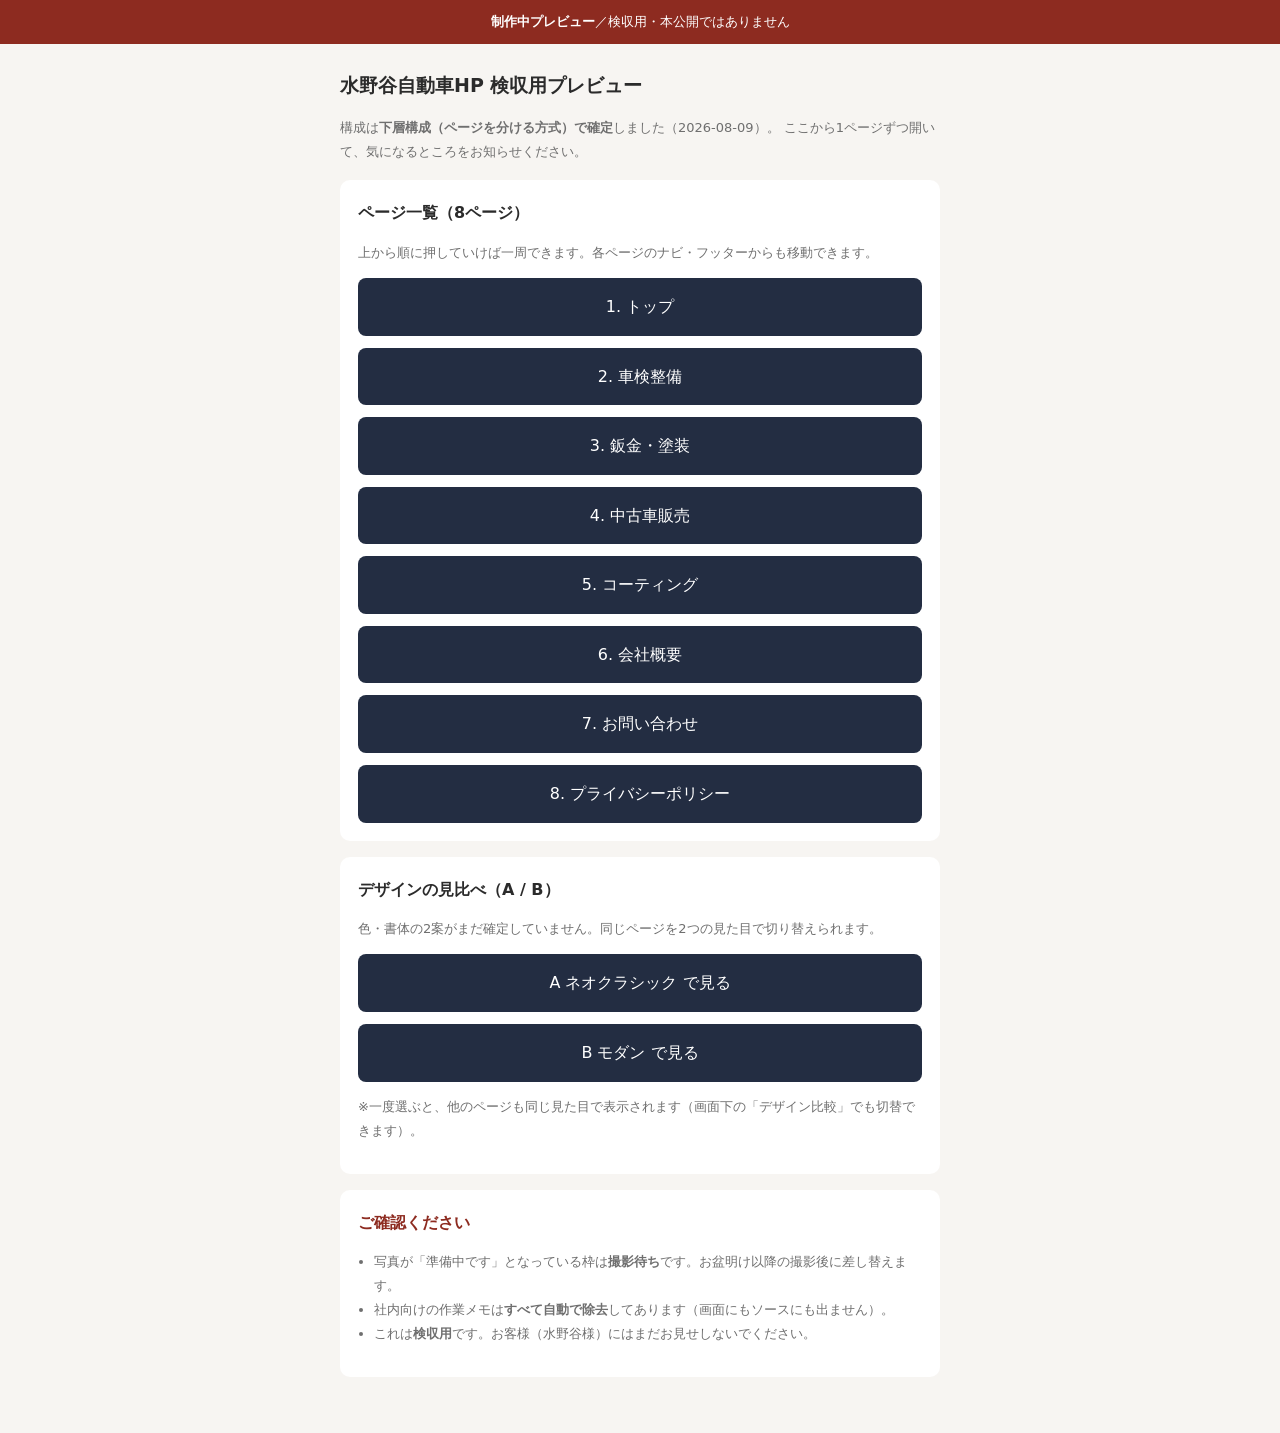
<file: index.html>
<!DOCTYPE html>
<html lang="ja">
<head>
<meta charset="UTF-8">
<meta name="robots" content="noindex,nofollow,noarchive">
<meta name="viewport" content="width=device-width,initial-scale=1">
<title>水野谷自動車HP 検収用プレビュー</title>
<style>
  body{font-family:system-ui,-apple-system,'Hiragino Kaku Gothic ProN',Meiryo,sans-serif;
       background:#f7f5f2;color:#2b2b2b;margin:0;padding:0 0 40px;line-height:1.85}
  .bar{background:#8d2b20;color:#fff;padding:10px 12px;text-align:center;font-size:13px}
  .wrap{max-width:600px;margin:0 auto;padding:0 20px}
  h1{font-size:19px;margin:24px 0 8px}
  h2{font-size:16px;margin:0 0 6px}
  .card{background:#fff;border-radius:10px;padding:18px;margin:16px 0}
  .btn{display:block;text-align:center;background:#232d42;color:#fff;text-decoration:none;
       padding:14px;border-radius:8px;margin-top:12px;font-size:16px}
  .note{font-size:13px;color:#6f6f6f}
  ul{padding-left:1.2em}
</style>
</head>
<body>
<div class="bar"><strong>制作中プレビュー</strong>／検収用・本公開ではありません</div>
<div class="wrap">
  <h1>水野谷自動車HP 検収用プレビュー</h1>
  <p class="note">
    構成は<strong>下層構成（ページを分ける方式）で確定</strong>しました（2026-08-09）。
    ここから1ページずつ開いて、気になるところをお知らせください。
  </p>

  <div class="card">
    <h2>ページ一覧（8ページ）</h2>
    <p class="note">上から順に押していけば一周できます。各ページのナビ・フッターからも移動できます。</p>
    <a class="btn" href="subpages/">1. トップ</a>
    <a class="btn" href="subpages/maintenance.html">2. 車検整備</a>
    <a class="btn" href="subpages/repair.html">3. 鈑金・塗装</a>
    <a class="btn" href="subpages/usedcar-sales.html">4. 中古車販売</a>
    <a class="btn" href="subpages/coating.html">5. コーティング</a>
    <a class="btn" href="subpages/company.html">6. 会社概要</a>
    <a class="btn" href="subpages/contact.html">7. お問い合わせ</a>
    <a class="btn" href="subpages/privacy.html">8. プライバシーポリシー</a>
  </div>

  <div class="card">
    <h2>デザインの見比べ（A / B）</h2>
    <p class="note">
      色・書体の2案がまだ確定していません。同じページを2つの見た目で切り替えられます。
    </p>
    <a class="btn" href="subpages/?theme=A">A ネオクラシック で見る</a>
    <a class="btn" href="subpages/?theme=B">B モダン で見る</a>
    <p class="note">
      ※一度選ぶと、他のページも同じ見た目で表示されます（画面下の「デザイン比較」でも切替できます）。
    </p>
  </div>

  <div class="card">
    <h2 style="color:#8d2b20">ご確認ください</h2>
    <ul class="note">
      <li>写真が「準備中です」となっている枠は<strong>撮影待ち</strong>です。お盆明け以降の撮影後に差し替えます。</li>
      <li>社内向けの作業メモは<strong>すべて自動で除去</strong>してあります（画面にもソースにも出ません）。</li>
      <li>これは<strong>検収用</strong>です。お客様（水野谷様）にはまだお見せしないでください。</li>
    </ul>
  </div>

</div>
</body>
</html>
</file>
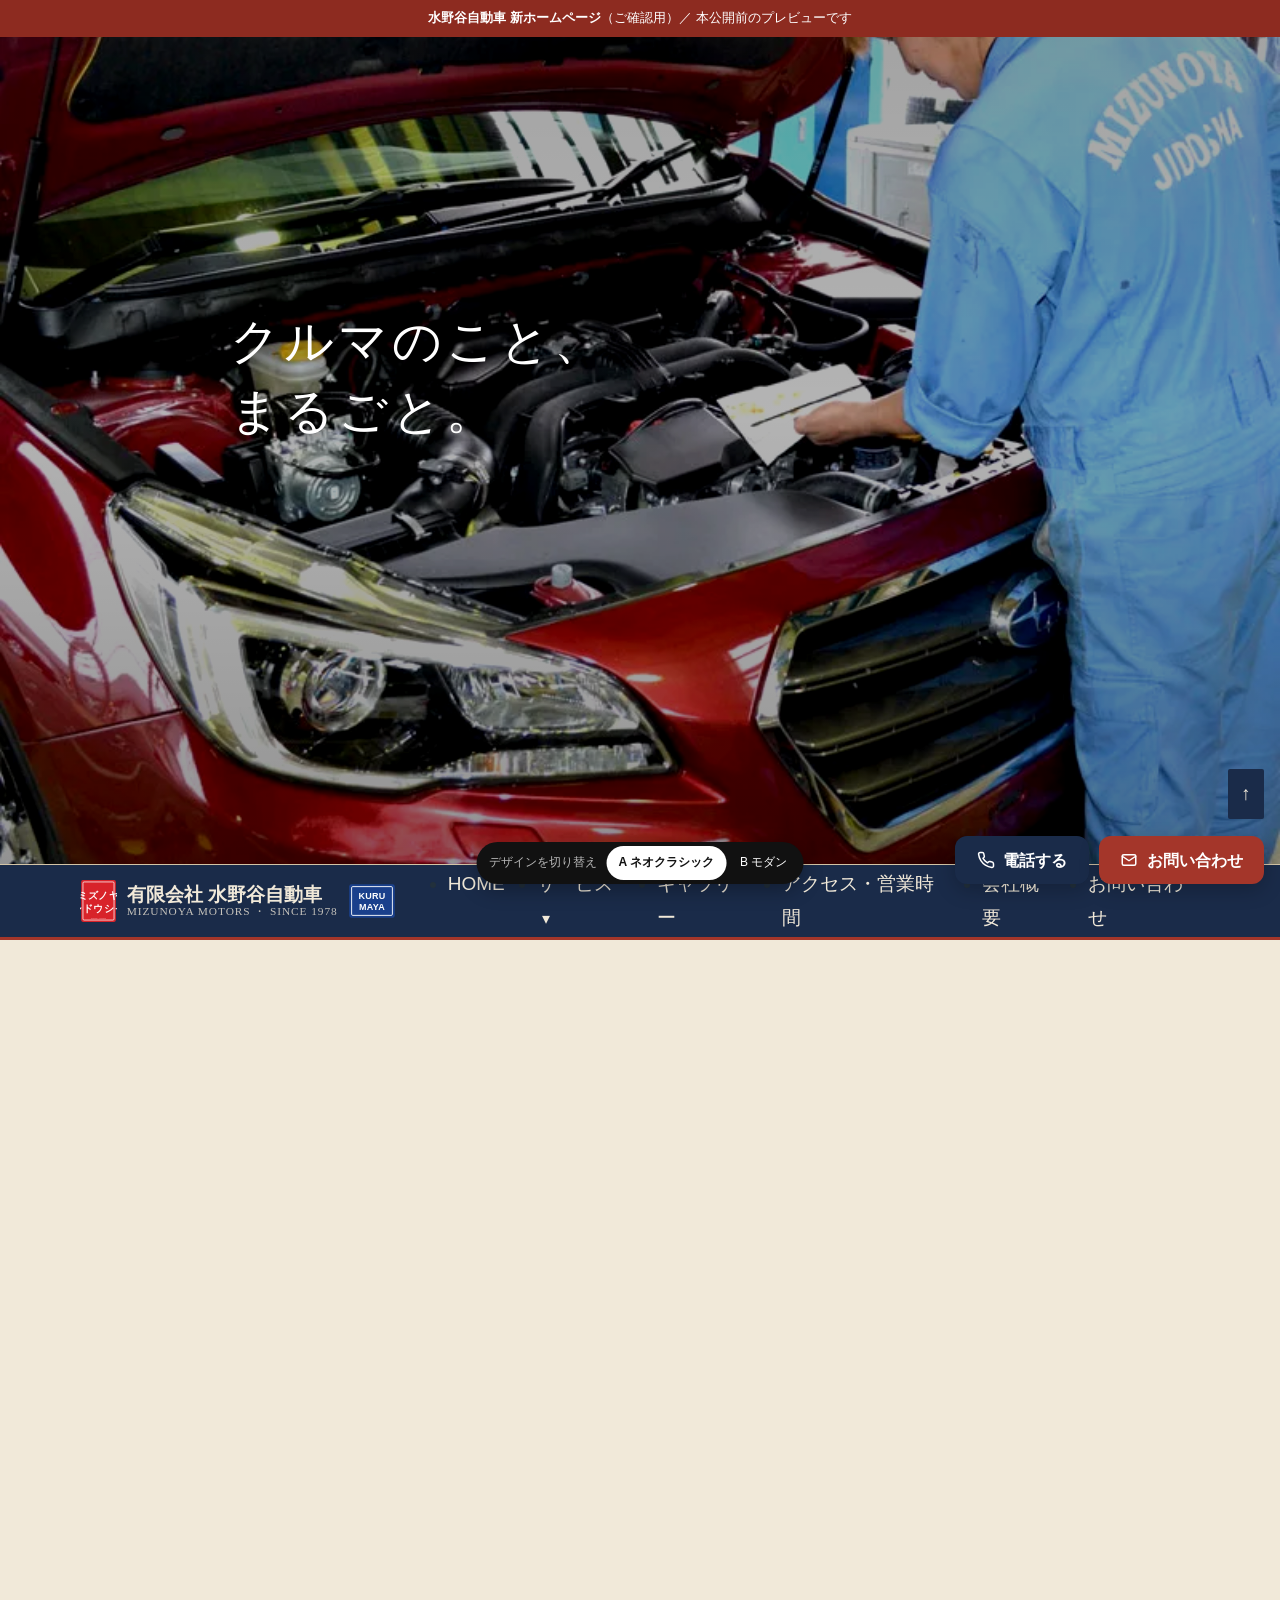
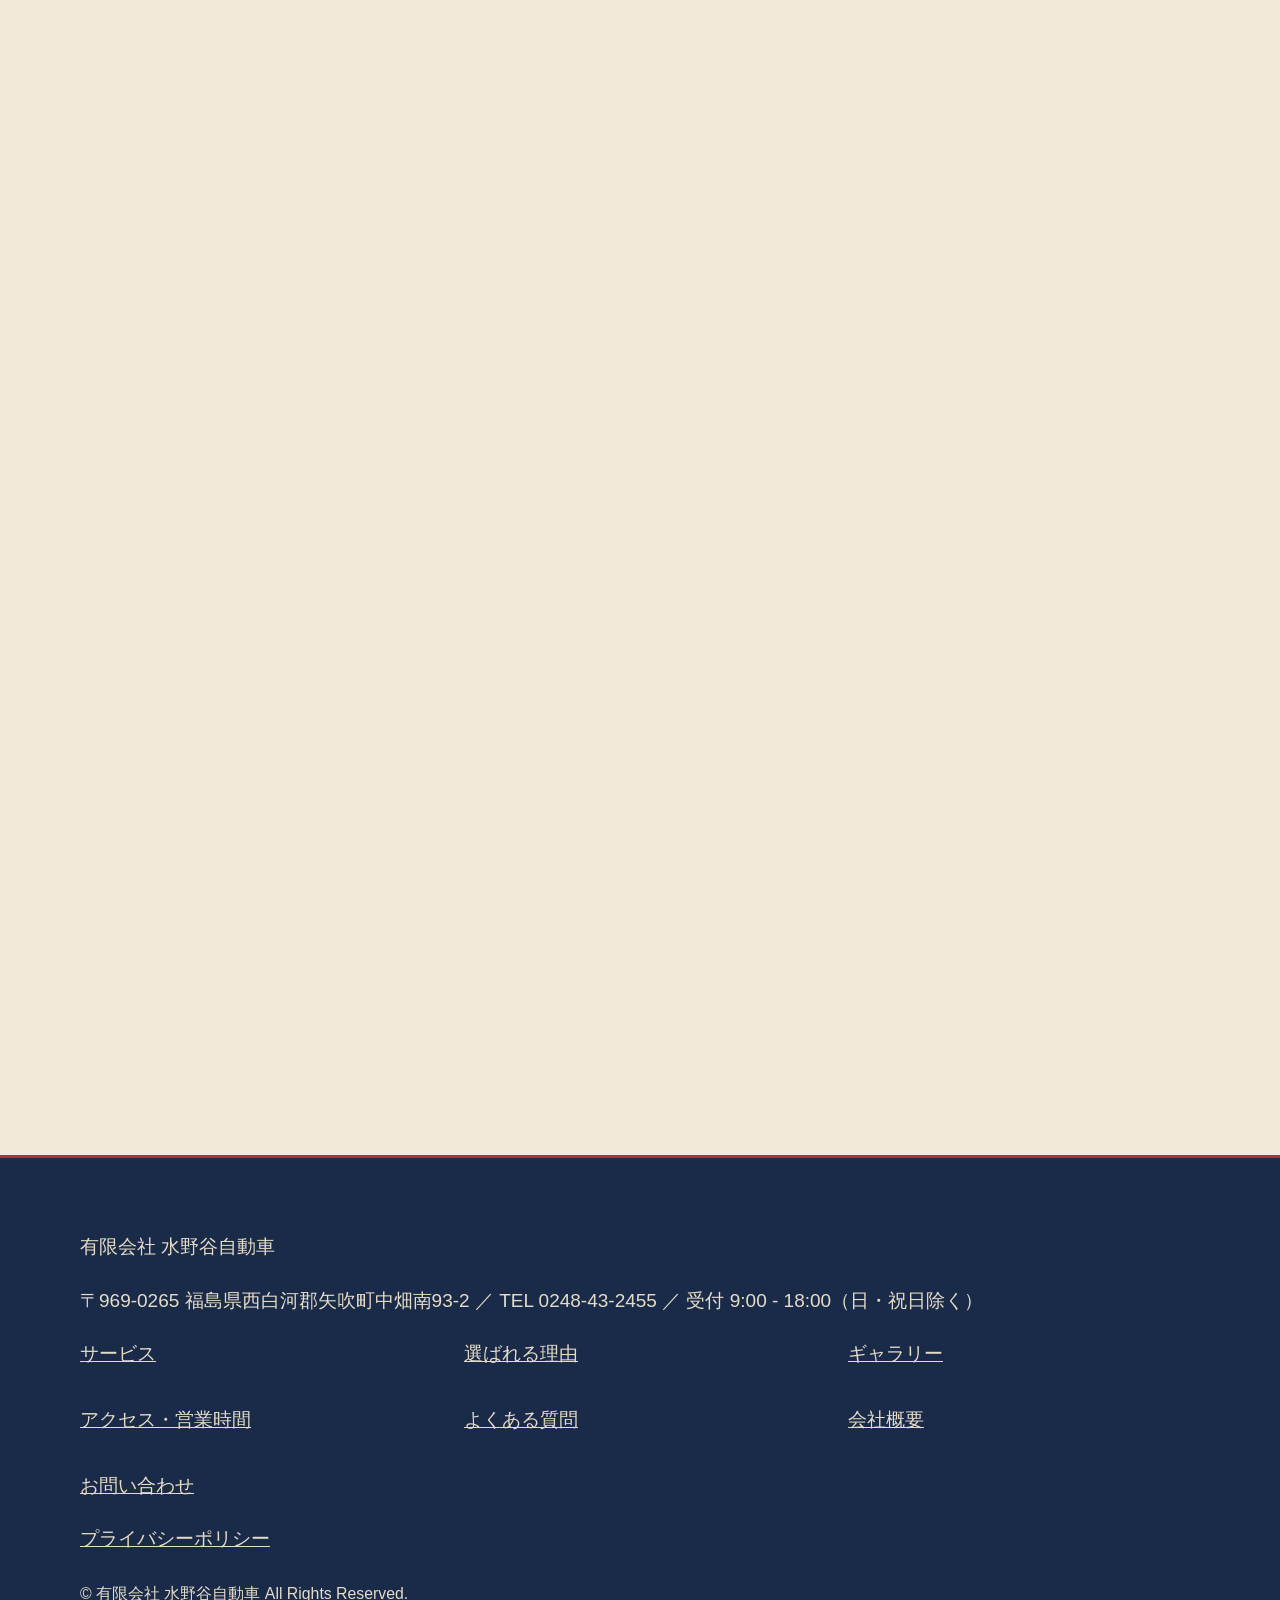
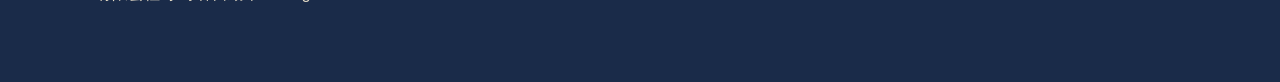
<file: subpages/index.html>
<!DOCTYPE html>

<html lang="ja">
<head>
  <meta http-equiv="Cache-Control" content="no-cache, no-store, must-revalidate">
  <meta http-equiv="Pragma" content="no-cache">
  <meta http-equiv="Expires" content="0">
  <meta name="robots" content="noindex,nofollow,noarchive">
<meta charset="utf-8">
<meta name="viewport" content="width=device-width, initial-scale=1">
<title>有限会社 水野谷自動車 | 福島県矢吹町のクルマのかかりつけ工場 SINCE 1978</title>
<meta name="description" content="福島県西白河郡矢吹町の有限会社 水野谷自動車。SINCE 1978、国指定認証工場（仙4-6522）。車検整備・鈑金塗装・中古車販売・ボディーコーティングまで、クルマのことをまるごとお任せください。">
<link rel="stylesheet" href="assets/css/structure.css?v=-2146844181">
<script>(function(){var p=new URLSearchParams(location.search);var s;try{s=localStorage.getItem('mizTheme')}catch(e){}var t=((p.get('theme')||s||'A')+'').toUpperCase();if(t!=='B')t='A';document.documentElement.setAttribute('data-theme',t);document.write('<link id="theme-css" rel="stylesheet" href="assets/css/tokens-'+t+'.css?v=-2146844181">');})();</script>
<noscript><link rel="stylesheet" href="assets/css/tokens-A.css?v=-2146844181"></noscript>
<link rel="icon" href="assets/img/favicon.svg" type="image/svg+xml">
<link rel="canonical" href="https://bunchan-groobeat.github.io/mizunoya-hp/">
<meta property="og:type" content="website">
<meta property="og:site_name" content="有限会社 水野谷自動車">
<meta property="og:locale" content="ja_JP">
<meta property="og:url" content="https://bunchan-groobeat.github.io/mizunoya-hp/">
<meta property="og:title" content="有限会社 水野谷自動車 | 福島県矢吹町のクルマのかかりつけ工場 SINCE 1978">
<meta property="og:description" content="SINCE 1978、国指定認証工場（仙4-6522）。車検整備・鈑金塗装・中古車販売・ボディーコーティングまで、クルマのことをまるごとお任せください。">
<meta property="og:image" content="https://bunchan-groobeat.github.io/mizunoya-hp/assets/img/mv4.webp">
<meta name="twitter:card" content="summary_large_image">
<script type="application/ld+json">
{
  "@context": "https://schema.org",
  "@type": "AutoRepair",
  "@id": "https://bunchan-groobeat.github.io/mizunoya-hp/#business",
  "name": "有限会社 水野谷自動車",
  "alternateName": "ミズノヤシドウシャ",
  "url": "https://bunchan-groobeat.github.io/mizunoya-hp/",
  "image": "https://bunchan-groobeat.github.io/mizunoya-hp/assets/img/mv4.webp",
  "telephone": "0248-43-2455",
  "foundingDate": "1978",
  "founder": { "@type": "Person", "name": "水野谷 吉夫" },
  "address": { "@type": "PostalAddress", "postalCode": "969-0265", "addressCountry": "JP", "addressRegion": "福島県", "addressLocality": "西白河郡矢吹町", "streetAddress": "中畑南93-2" },
  "geo": { "@type": "GeoCoordinates", "latitude": 37.178028, "longitude": 140.317530 },
  "hasMap": "https://maps.google.com/?q=37.178028,140.317530",
  "areaServed": { "@type": "AdministrativeArea", "name": "福島県西白河郡矢吹町およびその周辺" },
  "openingHoursSpecification": [{ "@type": "OpeningHoursSpecification", "dayOfWeek": ["Monday","Tuesday","Wednesday","Thursday","Friday","Saturday"], "opens": "09:00", "closes": "18:00" }],
  "sameAs": ["https://www.instagram.com/yoshimasa_mizunoya/"],
  "makesOffer": [
    { "@type": "Offer", "itemOffered": { "@type": "Service", "name": "車検・整備", "description": "国指定の認証工場による車検・整備。過剰整備をなくし記録に基づく整備を提案。" } },
    { "@type": "Offer", "itemOffered": { "@type": "Service", "name": "鈑金・塗装・ガラスリペア", "description": "小さなキズから事故の大きなダメージまで。ガラスリペアも含め修復。" } },
    { "@type": "Offer", "itemOffered": { "@type": "Service", "name": "中古車販売", "description": "全国オークションIDから相談窓口型でご希望の一台をお探し。" } },
    { "@type": "Offer", "itemOffered": { "@type": "Service", "name": "ボディーコーティング", "description": "VOCを含まないスーパーガラスコーティングで輝きを長く保つ。" } }
  ]
}
</script>

<script type="application/ld+json">
{
  "@context": "https://schema.org",
  "@type": "FAQPage",
  "mainEntity": [
    { "@type": "Question", "name": "どんな車に対応していますか？", "acceptedAnswer": { "@type": "Answer", "text": "軽自動車から大型自動車まで対応しています。国指定の認証工場（仙台陸運局 認証番号 仙4-6522）として、法定車検・点検・故障診断を行います。" } },
    { "@type": "Question", "name": "中古車の在庫はありますか？", "acceptedAnswer": { "@type": "Answer", "text": "在庫一覧は設けていません。全国各地のオークション会場のIDを取得しており、ご希望の車種・ご予算をうかがってお探しする相談窓口型です。" } },
    { "@type": "Question", "name": "事故で大きく傷んだ車も修理できますか？", "acceptedAnswer": { "@type": "Answer", "text": "小さなキズ・ヘコミから事故による大きなダメージまで、丁寧に修復・調整します。ガラスリペアも承ります。" } },
    { "@type": "Question", "name": "コーティング後のお手入れは大変ですか？", "acceptedAnswer": { "@type": "Answer", "text": "メンテナンスは水洗いだけで、再施工の必要はありません。汚れが落ちやすいため水の使用量も減り、節水に貢献します。" } },
    { "@type": "Question", "name": "営業時間と休業日を教えてください。", "acceptedAnswer": { "@type": "Answer", "text": "営業時間は9:00〜18:00です。休業日は日曜・祝日です。" } },
    { "@type": "Question", "name": "場所はどこですか？", "acceptedAnswer": { "@type": "Answer", "text": "福島県西白河郡矢吹町中畑南93-2です。東北自動車道 矢吹ICより車で10分、あぶくま高原道路 矢吹中央ICより車で5分です。" } }
  ]
}
</script>
</head>
<body id="top">
<div style="position:sticky;top:0;z-index:99999;background:#8d2b20;color:#fff;padding:8px 12px;font-size:13px;line-height:1.6;text-align:center;font-family:system-ui,sans-serif">
  <strong>水野谷自動車 新ホームページ</strong>（ご確認用）／ 本公開前のプレビューです
</div>
<a class="skip-link" href="#main">本文へスキップ</a>

  
  
  
  <section class="hero hero--full btn-v3 hero--color hero--tall" aria-labelledby="hero-title">
    
    <img class="hero-bg" src="assets/img/catch-maintenance.webp" alt="水野谷自動車の整備士がエンジンルームを点検しているところ" fetchpriority="high">
    <div class="hero-inner">
      <div class="wrap">
        <div class="hero-text stack">
          
          
          <h1 id="hero-title" class="hero-copy">クルマのこと、<br>まるごと。</h1>
          
          <p class="hero-lead">矢吹町のクルマのかかりつけ工場、<span class="nobr">水野谷自動車です。</span></p>
          <p class="hero-actions">
            <a class="btn btn-tel ico-tel" href="tel:0248-43-2455">お電話でのご相談 0248-43-2455</a>
            <a class="btn btn-link ico-mail" href="contact.html">お問い合わせ</a>
          </p>
        </div>
      </div>
    </div>
  </section>

<!-- ===== ヘッダー（★写真の下。参考サイトと同じ配置） ===== -->
<header class="site-header">
  <div class="wrap">
    <a class="site-logo" href="#top">
      <img class="logo-mark" src="assets/img/logo-temp.svg" alt="" width="40" height="48">
      <span class="logo-text"><span class="logo-ja">有限会社 水野谷自動車</span><span class="logo-en">MIZUNOYA MOTORS ・ SINCE 1978</span></span>
      <img class="logo-badge" src="assets/img/badge-temp.svg" alt="KURU MAYA" width="52" height="39">
    </a>
    <button class="nav-toggle" aria-expanded="false" aria-controls="global-nav">メニュー</button>
    <nav class="global-nav" id="global-nav" aria-label="グローバルナビ">
      <ul>
        <li><a href="#top">HOME</a></li>
        
        <li class="has-sub">
          <a href="#service">サービス</a>
          <ul class="sub-menu">
            <li><a href="maintenance.html">車検・整備</a></li>
            <li><a href="repair.html">鈑金・塗装・ガラスリペア</a></li>
            <li><a href="usedcar-sales.html">中古車販売</a></li>
            <li><a href="coating.html">ボディーコーティング</a></li>
          </ul>
        </li>
        
        <li><a href="#gallery">ギャラリー</a></li>
        <li><a href="#company">アクセス・営業時間</a></li>
        <li><a href="company.html">会社概要</a></li>
        <li><a href="contact.html">お問い合わせ</a></li>
      </ul>
    </nav>
  </div>
</header>

<main id="main">
  

  
<section class="section about" aria-labelledby="about-title">
    <div class="wrap about-grid">
      <div class="stack">
        <p class="en-label">ABOUT US</p>
          <p class="about-copy">矢吹のまちと、<br>クルマの安心を支えて。</p>
        <h2 id="about-title"><span class="hl">私たち</span>について</h2>
          <p class="about-lead">1978年の創業以来、矢吹町に根ざし、<br>お客様一人ひとりのカーライフに寄り添ってきました。<br>確かな技術と誠実な対応で、<br>これからも地域の皆さまの安心・安全な毎日を支えます。</p>
        <p>クルマは、毎日の暮らしを支える大切なパートナー。<br>私たちは、安心して長く乗っていただけるよう、<br>誠実な対応と確かな技術でサポートいたします。<br>小さなご相談から大きな整備まで、<br>どうぞお気軽にお声がけください。</p>
      </div>
      <ul class="about-icons grid cols-3">
        <li>
          <!-- 吹き出し（カンプ06 アイコン01と同モチーフの線画） -->
          <svg class="ico" viewBox="0 0 64 64" width="64" height="64" aria-hidden="true" focusable="false">
            <rect x="6" y="12" width="52" height="36" rx="4" fill="none" stroke="currentColor" stroke-width="2"/>
            <path d="M20 48 L20 58 L32 48" fill="none" stroke="currentColor" stroke-width="2" stroke-linejoin="round"/>
            <line x1="16" y1="24" x2="48" y2="24" stroke="currentColor" stroke-width="2" stroke-linecap="round"/>
            <line x1="16" y1="32" x2="48" y2="32" stroke="currentColor" stroke-width="2" stroke-linecap="round"/>
            <line x1="16" y1="40" x2="36" y2="40" stroke="currentColor" stroke-width="2" stroke-linecap="round"/>
          </svg>
          <span class="ico-head">誠実な説明</span>
          <p>分かりやすく丁寧にご説明し、<br>ご納得いただいたうえで<br>作業を進めます。</p>
        </li>
        <li>
          <!-- レンチ（カンプ06 アイコン02と同モチーフの線画） -->
          <svg class="ico" viewBox="0 0 64 64" width="64" height="64" aria-hidden="true" focusable="false">
            <path d="M43 8a14 14 0 0 0-13.2 18.6L9 47.4a5 5 0 0 0 7.1 7.1l20.8-20.8A14 14 0 1 0 43 8z" fill="none" stroke="currentColor" stroke-width="2" stroke-linejoin="round"/>
            <circle cx="45" cy="21" r="5.5" fill="none" stroke="currentColor" stroke-width="2"/>
          </svg>
          <span class="ico-head">確かな技術</span>
          <p>経験豊富なスタッフが、<br>確かな技術と設備で<br>的確に整備します。</p>
        </li>
        <li>
          <!-- 家と人（カンプ06 アイコン03と同モチーフの線画） -->
          <svg class="ico" viewBox="0 0 64 64" width="64" height="64" aria-hidden="true" focusable="false">
            <path d="M8 30 L32 12 L56 30" fill="none" stroke="currentColor" stroke-width="2" stroke-linecap="round" stroke-linejoin="round"/>
            <circle cx="20" cy="38" r="5" fill="none" stroke="currentColor" stroke-width="2"/>
            <circle cx="32" cy="34" r="5" fill="none" stroke="currentColor" stroke-width="2"/>
            <circle cx="44" cy="38" r="5" fill="none" stroke="currentColor" stroke-width="2"/>
            <path d="M12 54c0-5 3.6-8 8-8s8 3 8 8" fill="none" stroke="currentColor" stroke-width="2" stroke-linecap="round"/>
            <path d="M24 52c0-5 3.6-8 8-8s8 3 8 8" fill="none" stroke="currentColor" stroke-width="2" stroke-linecap="round"/>
            <path d="M36 54c0-5 3.6-8 8-8s8 3 8 8" fill="none" stroke="currentColor" stroke-width="2" stroke-linecap="round"/>
          </svg>
          <span class="ico-head">地域に寄り添う</span>
          <p>矢吹のまちとともに歩み、<br>地域のカーライフを<br>支え続けます。</p>
        </li>
      </ul>
    </div>
  </section>

  <!-- 2. サービス（旧下層の要点を集約） -->
  <section class="section services" id="service" aria-labelledby="service-title">
    <div class="wrap stack">
      <h2 id="service-title"><span class="hl">サービス</span>案内</h2>
      
      <ul class="grid cols-4 svc-list">
        
        <li class="svc-item"><a class="svc-link" href="maintenance.html">
          <img class="card-media" src="assets/img/catch-maintenance.webp" alt="MIZUNOYA制服のスタッフによる車検整備" loading="lazy" width="600" height="400">
          <div class="svc-body"><span class="card-no">01</span><span class="card-title">車検・整備</span>
            <p class="card-text">国指定の認証工場（仙4-6522）。軽自動車から大型自動車まで法定車検・点検・故障診断。過剰整備をなくし、記録に基づく適切な整備をご提案します。</p>
            <span class="card-more">詳しく見る</span></div></a></li>
        <li class="svc-item"><a class="svc-link" href="repair.html">
          <img class="card-media" src="assets/img/catch-repair.webp" alt="リフト上での鈑金・塗装作業" loading="lazy" width="600" height="400">
          <div class="svc-body"><span class="card-no">02</span><span class="card-title">鈑金・塗装・ガラスリペア</span>
            <p class="card-text">小さなキズ・ヘコミから事故による大きなダメージまで、丁寧に修復・調整します。ガラスリペアも承ります。</p>
            <span class="card-more">詳しく見る</span></div></a></li>
        <li class="svc-item"><a class="svc-link" href="usedcar-sales.html">
          <img class="card-media" src="assets/img/mv3.webp" alt="復元されたクラシックカー（中古車）" loading="lazy" width="600" height="400">
          <div class="svc-body"><span class="card-no">03</span><span class="card-title">中古車販売</span>
            <p class="card-text">在庫一覧は設けず、全国各地のオークション会場のIDを取得。ご希望の車種・ご予算をうかがってお探しする相談窓口型です。</p>
            <span class="card-more">詳しく見る</span></div></a></li>
        <li class="svc-item"><a class="svc-link" href="coating.html">
          <img class="card-media" src="assets/img/catch-coating.webp" alt="ボディーコーティングによる艶" loading="lazy" width="600" height="400">
          <div class="svc-body"><span class="card-no">04</span><span class="card-title">ボディーコーティング</span>
            <p class="card-text">VOCを含まない『スーパーガラスコーティング』で、洗練された輝きをいつまでも。防汚・簡単メンテナンスを実現します。</p>
            <span class="card-more">詳しく見る</span></div></a></li>
      </ul>
    </div>
  </section>

  <!-- 3. 選ばれる理由 -->
  <section class="section reason" id="reason" aria-labelledby="reason-title">
    <div class="wrap stack">
      <h2 id="reason-title"><span class="hl">選ばれる</span>理由</h2>
      
      <figure class="reason-photo">
        <img src="assets/img/mv4.webp" alt="有限会社 水野谷自動車の店舗外観。事務所と整備工場、キャリアカー、道路沿いの看板" loading="lazy" width="1500" height="417">
      </figure>
      
      <ul class="grid cols-4 reason-list reason-list--v2">
        <li class="reason-item"><span class="reason-head">創業 1978年</span><p>昭和53年の創業以来、矢吹町で地域の皆さまのカーライフを支えてきた実績と信頼。</p></li>
        <li class="reason-item"><span class="reason-head">国指定 認証工場</span><p>仙台陸運局 認証番号 仙4-6522。確かな技術と丁寧な仕事で、安全・安心をお届けします。</p></li>
        <li class="reason-item"><span class="reason-head">オールインワン</span><p>車検・整備から鈑金塗装、中古車、コーティングまで一貫対応。クルマのことなら何でもご相談ください。</p></li>
        <li class="reason-item"><span class="reason-head">安心のアフターサポート</span><p>ご購入後も末永くサポートいたします。車検・点検の時期もご案内します。</p></li>
      </ul>
    </div>
  </section>

  
  <section class="section voice" id="voice" aria-labelledby="voice-title">
    <div class="wrap stack">
      <h2 id="voice-title">お客様の<span class="hl">声</span></h2>
      <div class="voice-box">
        <p class="voice-lead">Googleに寄せられたクチコミをご覧いただけます。<br>ご利用いただいた方は、よろしければ感想をお寄せください。</p>
        <p class="voice-actions">
          <a class="btn btn-tel voice-btn" href="https://www.google.com/search?hl=ja&amp;kgmid=/g/1tfhgj10&amp;q=%EF%BC%88%E6%9C%89%EF%BC%89%E6%B0%B4%E9%87%8E%E8%B0%B7%E8%87%AA%E5%8B%95%E8%BB%8A" target="_blank" rel="noopener">Googleのクチコミを見る</a>
        </p>
        <p class="voice-note">※ クチコミはGoogleに掲載されているもので、当社が内容を編集することはできません。</p>
      </div>
    </div>
  </section>

  
  <section class="section gallery" id="gallery" aria-labelledby="gallery-title">
    <div class="wrap stack">
      <h2 id="gallery-title">ギャラリー</h2>
    </div>
    <!-- ★wrap の外に出して画面幅いっぱいに流す（端で見切れる形にするため） -->
    <div class="marquee" role="group" aria-label="施設と作業の写真">
      <div class="marquee__track">
        <!-- 1組目（読み上げ対象） -->
        <figure class="marquee__item"><img src="assets/img/mv4.webp" alt="店舗外観・キャリアカー" loading="lazy" width="600" height="400"></figure>
        <figure class="marquee__item"><img src="assets/img/catch-maintenance.webp" alt="車検整備の作業" loading="lazy" width="600" height="400"></figure>
        <figure class="marquee__item"><img src="assets/img/mv3.webp" alt="復元クラシックカー" loading="lazy" width="600" height="400"></figure>
        <figure class="marquee__item"><img src="assets/img/catch-repair.webp" alt="鈑金・塗装" loading="lazy" width="600" height="400"></figure>
        <figure class="marquee__item"><img src="assets/img/maintenance-diagnostic.webp" alt="システム診断機" loading="lazy" width="600" height="400"></figure>
        <figure class="marquee__item"><img src="assets/img/catch-coating.webp" alt="ボディーコーティングの艶" loading="lazy" width="600" height="400"></figure>
        <!-- 2組目（繋ぎ目を消すための複製。読み上げ・検索の対象外） -->
        <figure class="marquee__item" aria-hidden="true"><img src="assets/img/mv4.webp" alt="" loading="lazy" width="600" height="400"></figure>
        <figure class="marquee__item" aria-hidden="true"><img src="assets/img/catch-maintenance.webp" alt="" loading="lazy" width="600" height="400"></figure>
        <figure class="marquee__item" aria-hidden="true"><img src="assets/img/mv3.webp" alt="" loading="lazy" width="600" height="400"></figure>
        <figure class="marquee__item" aria-hidden="true"><img src="assets/img/catch-repair.webp" alt="" loading="lazy" width="600" height="400"></figure>
        <figure class="marquee__item" aria-hidden="true"><img src="assets/img/maintenance-diagnostic.webp" alt="" loading="lazy" width="600" height="400"></figure>
        <figure class="marquee__item" aria-hidden="true"><img src="assets/img/catch-coating.webp" alt="" loading="lazy" width="600" height="400"></figure>
      </div>
    </div>
    <p class="wrap marquee__note">写真にカーソルを合わせる（スマホは指で触れる）と、流れが止まります。</p>
  </section>

  <!-- 5. アクセス・営業時間 -->
  <section class="section company" id="company" aria-labelledby="company-title">
    <div class="wrap stack">
      
      <h2 id="company-title">アクセス・<span class="hl">営業時間</span></h2>
      
      <div class="company-grid grid cols-2">
        <div class="access-card">
          <p class="access-zip">〒969-0265</p>
          <p class="access-addr">福島県西白河郡矢吹町中畑南93-2</p>
          <dl class="access-list">
            <div class="access-row"><dt>TEL</dt><dd><a href="tel:0248-43-2455">0248-43-2455</a></dd></div>
            <div class="access-row"><dt>アクセス</dt><dd>東北自動車道 矢吹ICより車で10分<br>あぶくま高原道路 矢吹中央ICより車で5分</dd></div>
            <div class="access-row"><dt>認証番号</dt><dd>仙台陸運局 仙4-6522</dd></div>
          </dl>
          <table class="hours-table">
            <thead>
              <tr>
                <th scope="col">営業時間</th>
                <th scope="col">月</th><th scope="col">火</th><th scope="col">水</th>
                <th scope="col">木</th><th scope="col">金</th><th scope="col">土</th>
                <th scope="col">日・祝</th>
              </tr>
            </thead>
            <tbody>
              <tr>
                <th scope="row">9:00 - 18:00</th>
                <td class="is-open">●<span class="visually-hidden">営業</span></td>
                <td class="is-open">●<span class="visually-hidden">営業</span></td>
                <td class="is-open">●<span class="visually-hidden">営業</span></td>
                <td class="is-open">●<span class="visually-hidden">営業</span></td>
                <td class="is-open">●<span class="visually-hidden">営業</span></td>
                <td class="is-open">●<span class="visually-hidden">営業</span></td>
                <td class="is-off">休<span class="visually-hidden">業</span></td>
              </tr>
            </tbody>
          </table>
          <p class="access-note">※ 休業日：日曜・祝日</p>
        </div>
        <div class="stack">
          <div class="map-wrap"><iframe src="https://www.google.com/maps/embed?pb=!1m18!1m12!1m3!1d21385.23692636348!2d140.31753046354038!3d37.17802781918279!2m3!1f0!2f0!3f0!3m2!1i1024!2i768!4f13.1!3m3!1m2!1s0x602047feeac67baf%3A0xe16a76586732069e!2z44CSOTY5LTAyNjUg56aP5bO255yM6KW_55m95rKz6YOh55-i5ZC555S65Lit55WR5Y2X77yZ77yT4oiS77yS!5e0!3m2!1sja!2sjp!4v1603087754512!5m2!1sja!2sjp" width="100%" height="300" style="border:0" allowfullscreen loading="lazy" referrerpolicy="no-referrer-when-downgrade" title="有限会社 水野谷自動車 地図"></iframe></div>
        </div>
      </div>
      
      <p class="company-link"><a href="company.html">会社概要・沿革を見る</a></p>
    </div>
  </section>

  
  
  <section class="section faq" id="faq" aria-labelledby="faq-title">
    <div class="wrap stack">
      <h2 id="faq-title">よくある<span class="hl">質問</span></h2>
      <div class="faq-list">
        <details class="faq-item">
          <summary>どんな車に対応していますか？</summary>
          <div class="faq-a"><p>軽自動車から大型自動車まで対応しています。国指定の認証工場（仙台陸運局 認証番号 仙4-6522）として、法定車検・点検・故障診断を行います。</p></div>
        </details>
        <details class="faq-item">
          <summary>中古車の在庫はありますか？</summary>
          <div class="faq-a"><p>在庫一覧は設けていません。全国各地のオークション会場のIDを取得しており、ご希望の車種・ご予算をうかがってお探しする相談窓口型です。</p></div>
        </details>
        <details class="faq-item">
          <summary>事故で大きく傷んだ車も修理できますか？</summary>
          <div class="faq-a"><p>小さなキズ・ヘコミから事故による大きなダメージまで、丁寧に修復・調整します。ガラスリペアも承ります。</p></div>
        </details>
        <details class="faq-item">
          <summary>コーティング後のお手入れは大変ですか？</summary>
          <div class="faq-a"><p>メンテナンスは水洗いだけで、再施工の必要はありません。汚れが落ちやすいため水の使用量も減り、節水に貢献します。</p></div>
        </details>
        <details class="faq-item">
          <summary>営業時間と休業日を教えてください。</summary>
          <div class="faq-a"><p>営業時間は9:00〜18:00です。休業日は日曜・祝日です。</p></div>
        </details>
        <details class="faq-item">
          <summary>場所はどこですか？</summary>
          <div class="faq-a"><p>福島県西白河郡矢吹町中畑南93-2です。東北自動車道 矢吹ICより車で10分、あぶくま高原道路 矢吹中央ICより車で5分です。</p></div>
        </details>
      </div>
    </div>
  </section>
</main>

<!-- ===== フッター ===== -->
<footer class="site-footer">
  <div class="wrap stack">
    <p>有限会社 水野谷自動車</p>
    <p>〒969-0265 福島県西白河郡矢吹町中畑南93-2 ／ TEL 0248-43-2455 ／ 受付 9:00 - 18:00（日・祝日除く）</p>
    <nav aria-label="フッターナビ"><ul class="grid cols-3">
      <li><a href="#service">サービス</a></li>
      <li><a href="#reason">選ばれる理由</a></li>
      <li><a href="#gallery">ギャラリー</a></li>
      <li><a href="#company">アクセス・営業時間</a></li>
      <li><a href="#faq">よくある質問</a></li>
      
      <li><a href="company.html">会社概要</a></li>
      <li><a href="contact.html">お問い合わせ</a></li>
    </ul></nav>
    <p class="footer-sub"><a href="privacy.html">プライバシーポリシー</a></p>
    <p><small>&copy; 有限会社 水野谷自動車 All Rights Reserved.</small></p>
  </div>
</footer>


<nav class="fixed-cta" aria-label="お問い合わせの固定メニュー">
  <a class="fc-btn fc-tel ico-tel" href="tel:0248-43-2455">電話する</a>
  <a class="fc-btn fc-mail ico-mail" href="contact.html">お問い合わせ</a>
</nav>
<a class="return-top" href="#top" aria-label="ページ上部へ戻る">↑</a>
<script src="assets/js/site.js?v=-2146844181"></script>
</body>
</html>
</file>
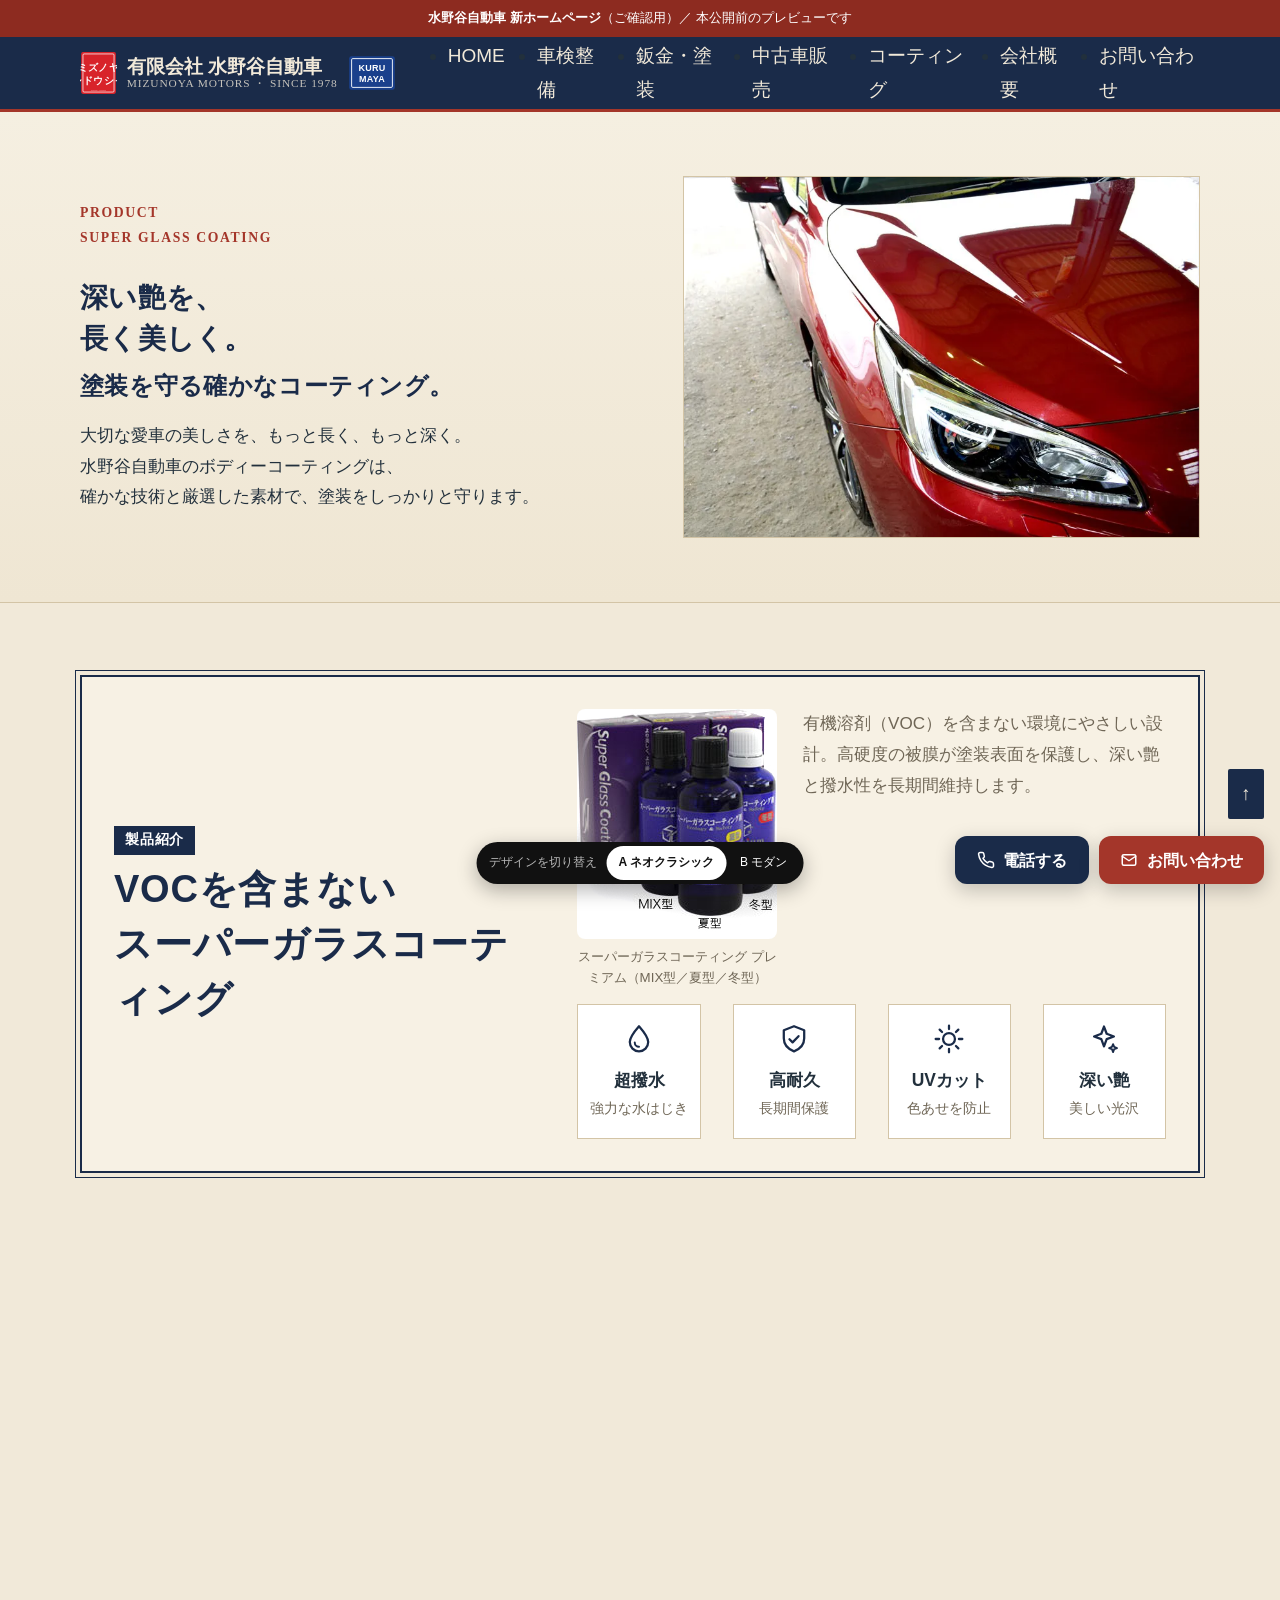
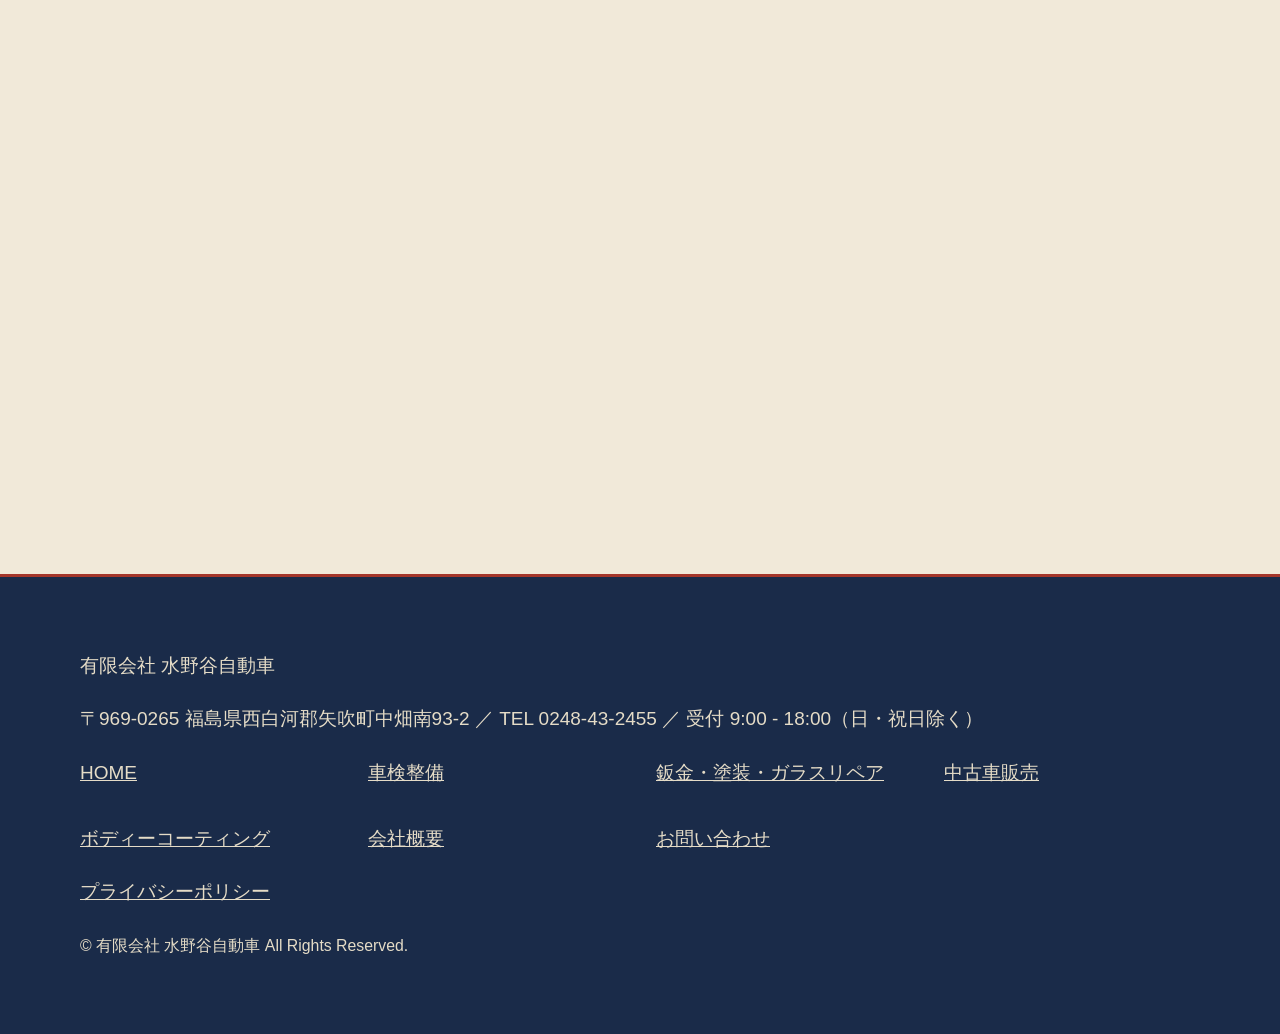
<file: subpages/coating.html>
<!DOCTYPE html>

<html lang="ja">
<head>
  <meta http-equiv="Cache-Control" content="no-cache, no-store, must-revalidate">
  <meta http-equiv="Pragma" content="no-cache">
  <meta http-equiv="Expires" content="0">
  <meta name="robots" content="noindex,nofollow,noarchive">
<meta charset="utf-8">
<meta name="viewport" content="width=device-width, initial-scale=1">
<title>ボディーコーティング | 有限会社 水野谷自動車（矢吹町）</title>
<meta name="description" content="VOCを含まないスーパーガラスコーティングで、深い艶を長く美しく。超撥水・高耐久・UVカットのガラス被膜が塗装を守ります。福島県西白河郡矢吹町の水野谷自動車。">
<link rel="stylesheet" href="assets/css/structure.css?v=-2146844181">
<script>(function(){var p=new URLSearchParams(location.search);var s;try{s=localStorage.getItem('mizTheme')}catch(e){}var t=((p.get('theme')||s||'A')+'').toUpperCase();if(t!=='B')t='A';document.documentElement.setAttribute('data-theme',t);document.write('<link id="theme-css" rel="stylesheet" href="assets/css/tokens-'+t+'.css?v=-2146844181">');})();</script>
<noscript><link rel="stylesheet" href="assets/css/tokens-A.css?v=-2146844181"></noscript>
<link rel="icon" href="assets/img/favicon.svg" type="image/svg+xml">
<link rel="canonical" href="https://bunchan-groobeat.github.io/mizunoya-hp/coating.html">
<meta property="og:type" content="website">
<meta property="og:site_name" content="有限会社 水野谷自動車">
<meta property="og:locale" content="ja_JP">
<meta property="og:url" content="https://bunchan-groobeat.github.io/mizunoya-hp/coating.html">
<meta property="og:title" content="ボディーコーティング | 有限会社 水野谷自動車（矢吹町）">
<meta property="og:description" content="深い艶を、長く美しく。VOCを含まないスーパーガラスコーティングで塗装をしっかり守ります。">
<meta property="og:image" content="https://bunchan-groobeat.github.io/mizunoya-hp/assets/img/catch-coating.webp">
<meta name="twitter:card" content="summary_large_image">
<script type="application/ld+json">
[
  { "@context": "https://schema.org", "@type": "Service", "serviceType": "ボディーコーティング",
    "provider": { "@type": "AutoRepair", "@id": "https://bunchan-groobeat.github.io/mizunoya-hp/#business", "name": "有限会社 水野谷自動車" },
    "areaServed": { "@type": "AdministrativeArea", "name": "福島県西白河郡矢吹町およびその周辺" },
    "url": "https://bunchan-groobeat.github.io/mizunoya-hp/coating.html",
    "description": "VOCを含まないスーパーガラスコーティング。超撥水・高耐久・UVカットのガラス被膜で塗装を保護し、深い艶を長期間維持します。" },
  { "@context": "https://schema.org", "@type": "BreadcrumbList", "itemListElement": [
    { "@type": "ListItem", "position": 1, "name": "HOME", "item": "https://bunchan-groobeat.github.io/mizunoya-hp/" },
    { "@type": "ListItem", "position": 2, "name": "ボディーコーティング", "item": "https://bunchan-groobeat.github.io/mizunoya-hp/coating.html" } ] }
]
</script>
</head>
<body>
<div style="position:sticky;top:0;z-index:99999;background:#8d2b20;color:#fff;padding:8px 12px;font-size:13px;line-height:1.6;text-align:center;font-family:system-ui,sans-serif">
  <strong>水野谷自動車 新ホームページ</strong>（ご確認用）／ 本公開前のプレビューです
</div>
<a class="skip-link" href="#main">本文へスキップ</a>

<!-- 共通ヘッダー（ページ型ナビ・カンプ準拠） -->
<header class="site-header">
  <div class="wrap">
    <a class="site-logo" href="index.html">
      <img class="logo-mark" src="assets/img/logo-temp.svg" alt="" width="40" height="48">
      <span class="logo-text"><span class="logo-ja">有限会社 水野谷自動車</span><span class="logo-en">MIZUNOYA MOTORS ・ SINCE 1978</span></span>
      <img class="logo-badge" src="assets/img/badge-temp.svg" alt="KURU MAYA" width="52" height="39">
    </a>
    <button class="nav-toggle" aria-expanded="false" aria-controls="global-nav">メニュー</button>
    <nav class="global-nav" id="global-nav" aria-label="グローバルナビ">
      <ul>
        <li><a href="index.html">HOME</a></li>
        <li><a href="maintenance.html">車検整備</a></li>
        <li><a href="repair.html">鈑金・塗装</a></li>
        <li><a href="usedcar-sales.html">中古車販売</a></li>
        <li><a href="coating.html" aria-current="page">コーティング</a></li>
        <li><a href="company.html">会社概要</a></li>
        <li><a href="contact.html">お問い合わせ</a></li>
      </ul>
    </nav>
  </div>
</header>

<main id="main">
  <!-- ヒーロー（カンプ05：左コピー＋右に艶の実写） -->
  <section class="hero sub-hero coating-hero" aria-labelledby="ph-title">
    <div class="wrap">
      <div class="hero-text stack">
        <p class="en-label">PRODUCT<br>SUPER GLASS COATING</p>
        <h1 id="ph-title" class="hero-copy">深い艶を、<br>長く美しく。<span class="hero-sub">塗装を守る確かなコーティング。</span></h1>
        <p class="hero-lead">大切な愛車の美しさを、もっと長く、もっと深く。<br>水野谷自動車のボディーコーティングは、<br>確かな技術と厳選した素材で、塗装をしっかりと守ります。</p>
      </div>
      <figure class="hero-media"><img src="assets/img/catch-coating.webp" alt="コーティング施工により深い艶が出た車体" width="800" height="559"></figure>
    </div>
  </section>

  <!-- 製品紹介（カンプ05：左に製品名／右に説明＋4アイコン） -->
  <section class="section product" aria-labelledby="product-title">
    <div class="wrap">
      <div class="product-box">
        <div class="product-name">
          <p class="tag">製品紹介</p>
          <h2 id="product-title">VOCを含まない<br>スーパーガラスコーティング</h2>
        </div>
        <div class="product-detail">
            
            <figure class="product-photo">
              <img src="assets/img/sgc.jpg" alt="スーパーガラスコーティング プレミアム（MIX型・夏型・冬型）の製品ボトルと化粧箱" width="200" height="230" loading="lazy">
              <figcaption>スーパーガラスコーティング プレミアム（MIX型／夏型／冬型）</figcaption>
            </figure>
            <p>有機溶剤（VOC）を含まない環境にやさしい設計。高硬度の被膜が塗装表面を保護し、深い艶と撥水性を長期間維持します。</p>
          <ul class="spec-icons grid cols-4">
            <li>
              <svg class="ico" viewBox="0 0 24 24" width="34" height="34" aria-hidden="true"><path d="M12 3s6.5 7.4 6.5 11.2A6.5 6.5 0 0 1 5.5 14.2C5.5 10.4 12 3 12 3z" fill="none" stroke="currentColor" stroke-width="1.6" stroke-linejoin="round"/><path d="M9 14.5a3 3 0 0 0 3 3" fill="none" stroke="currentColor" stroke-width="1.4" stroke-linecap="round"/></svg>
              <span class="spec-head">超撥水</span><span class="spec-sub">強力な水はじき</span>
            </li>
            <li>
              <svg class="ico" viewBox="0 0 24 24" width="34" height="34" aria-hidden="true"><path d="M12 3l7.2 2.8v5.7c0 4.7-3 7.6-7.2 9.2-4.2-1.6-7.2-4.5-7.2-9.2V5.8L12 3z" fill="none" stroke="currentColor" stroke-width="1.6" stroke-linejoin="round"/><path d="M8.8 12.2l2.2 2.2 4.2-4.4" fill="none" stroke="currentColor" stroke-width="1.6" stroke-linecap="round" stroke-linejoin="round"/></svg>
              <span class="spec-head">高耐久</span><span class="spec-sub">長期間保護</span>
            </li>
            <li>
              <svg class="ico" viewBox="0 0 24 24" width="34" height="34" aria-hidden="true"><circle cx="12" cy="12" r="4.2" fill="none" stroke="currentColor" stroke-width="1.6"/><path d="M12 2.6v2.4M12 19v2.4M2.6 12h2.4M19 12h2.4M5.4 5.4l1.7 1.7M16.9 16.9l1.7 1.7M18.6 5.4l-1.7 1.7M7.1 16.9l-1.7 1.7" fill="none" stroke="currentColor" stroke-width="1.6" stroke-linecap="round"/></svg>
              <span class="spec-head">UVカット</span><span class="spec-sub">色あせを防止</span>
            </li>
            <li>
              <svg class="ico" viewBox="0 0 24 24" width="34" height="34" aria-hidden="true"><path d="M12 3.2l1.9 5.1 5.1 1.9-5.1 1.9L12 17.2l-1.9-5.1L5 10.2l5.1-1.9L12 3.2z" fill="none" stroke="currentColor" stroke-width="1.6" stroke-linejoin="round"/><path d="M18.4 15.6l.8 2 2 .8-2 .8-.8 2-.8-2-2-.8 2-.8.8-2z" fill="none" stroke="currentColor" stroke-width="1.3" stroke-linejoin="round"/></svg>
              <span class="spec-head">深い艶</span><span class="spec-sub">美しい光沢</span>
            </li>
          </ul>
        </div>
      </div>
    </div>
  </section>

  <!-- 特徴（カンプ05：FEATURES／画像とテキストを左右交互に4件） -->
  <section class="section features" aria-labelledby="feat-title">
    <div class="wrap">
      <div class="stack center">
        <p class="en-label">FEATURES</p>
        <h2 id="feat-title">スーパーガラスコーティング 4つの特徴</h2>
      </div>
      
      <ul class="grid cols-2 feat-cards">
        <li class="feat-card">
          <span class="feat-no">01</span>
          <p class="feat-title">長期的な耐久性</p>
          <p class="feat-text">水晶（石英）を主成分とした硬質の被膜を形成。酸化や劣化がしにくく、高い耐久性が期待できます。</p>
        </li>
        <li class="feat-card">
          <span class="feat-no">02</span>
          <p class="feat-title">メンテナンスは水洗いだけ</p>
          <p class="feat-text">再施工の必要はありません。汚れが落ちやすいため水の使用量も減り、節水に貢献します。</p>
        </li>
        <li class="feat-card">
          <span class="feat-no">03</span>
          <p class="feat-title">淡色から濃色まで深い艶</p>
          <p class="feat-text">石英ガラスの抜群の透過性により、高級感のある輝きを最大限に表現します。</p>
        </li>
        <li class="feat-card">
          <span class="feat-no">04</span>
          <p class="feat-title">驚異的な防汚性能</p>
          <p class="feat-text">独自の製品開発により、有機系コートに比べて抜群の防汚性能を実現します。</p>
        </li>
      </ul>
    </div>
  </section>

  

  <!-- 他社製品との比較（カンプ05：COMPARISON） -->
  <section class="section comparison" aria-labelledby="comp-title">
    <div class="wrap stack">
      <div class="stack center">
        <p class="en-label">COMPARISON</p>
        <h2 id="comp-title">スーパーガラスコーティングと他社製品との比較</h2>
      </div>
      <!-- ★この表の性能値はカンプ05の記載どおり。「当社調べ」の主張のため、公開前に水野谷様の確認が必要。 -->
      <div class="table-scroll">
        <table class="info-table comp-table">
          <thead>
            <tr><th scope="col">比較項目</th><th scope="col" class="col-ours">スーパーガラスコーティング</th><th scope="col">一般的なガラス系コーティング</th><th scope="col">ポリマー系コーティング</th></tr>
          </thead>
          <tbody>
            
            <tr><th scope="row">耐久性</th><td data-label="スーパーガラスコーティング" class="col-ours">高耐久のガラス被膜で長期間持続</td><td data-label="一般的なガラス系コーティング">製品により持続期間に幅があります</td><td data-label="ポリマー系コーティング">ガラス系に比べ短めが一般的です</td></tr>
            <tr><th scope="row">艶・光沢</th><td data-label="スーパーガラスコーティング" class="col-ours">深い艶・高い光沢</td><td data-label="一般的なガラス系コーティング">艶は良好</td><td data-label="ポリマー系コーティング">艶はやや控えめ</td></tr>
            <tr><th scope="row">防汚性</th><td data-label="スーパーガラスコーティング" class="col-ours">非常に高い</td><td data-label="一般的なガラス系コーティング">高い</td><td data-label="ポリマー系コーティング">標準的</td></tr>
            <tr><th scope="row">メンテナンス性</th><td data-label="スーパーガラスコーティング" class="col-ours">非常に簡単</td><td data-label="一般的なガラス系コーティング">やや簡単</td><td data-label="ポリマー系コーティング">こまめなメンテナンスが必要</td></tr>
          </tbody>
        </table>
      </div>
      <p class="note-demo center">※上記は当社の施工実績に基づく目安です。使用環境・保管状況により異なります。</p>
    </div>
  </section>

  <!-- 施工の流れ（カンプ05：PROCESS 4ステップ） -->
  <section class="section flow process" aria-labelledby="proc-title">
    <div class="wrap">
      <div class="stack center">
        <p class="en-label">PROCESS</p>
        <h2 id="proc-title">施工の流れ</h2>
      </div>
      <ol class="flow-list proc-list grid cols-4">
        <li class="flow-item">
          <p class="flow-head"><span class="flow-no">01</span><span class="flow-title">洗車・下地処理</span></p>
          
          <img class="flow-photo" src="assets/img/placeholder/coming-soon-4x3.svg" alt="洗車・下地処理の写真は準備中です" loading="lazy" width="800" height="600">
          <p class="flow-text">専用シャンプーで洗車し、鉄粉・油分を除去。塗装面を最適な状態に整えます。</p>
        </li>
        <li class="flow-item">
          <p class="flow-head"><span class="flow-no">02</span><span class="flow-title">下地処理・磨き</span></p>
          <!-- ★素材待ち枠［⑤-8］仮公開用プレースホルダ（同上）。 -->
          <img class="flow-photo" src="assets/img/placeholder/coming-soon-4x3.svg" alt="下地処理・磨きの写真は準備中です" loading="lazy" width="800" height="600">
          <p class="flow-text">塗装の状態をチェックし、必要に応じて磨き上げ。小傷やくすみを整えます。</p>
        </li>
        <li class="flow-item">
          <p class="flow-head"><span class="flow-no">03</span><span class="flow-title">コーティング施工</span></p>
          <!-- ★素材待ち枠［⑤-9］仮公開用プレースホルダ（同上）。 -->
          <img class="flow-photo" src="assets/img/placeholder/coming-soon-4x3.svg" alt="コーティング施工の写真は準備中です" loading="lazy" width="800" height="600">
          <p class="flow-text">専用の施工ブース内で、均一にコーティング剤を塗布。硬化を促進し、被膜を形成します。</p>
        </li>
        <li class="flow-item">
          <p class="flow-head"><span class="flow-no">04</span><span class="flow-title">最終確認・引き渡し</span></p>
          <!-- ★素材待ち枠［⑤-10］仮公開用プレースホルダ（同上）。 -->
          <img class="flow-photo" src="assets/img/placeholder/coming-soon-4x3.svg" alt="最終確認・引き渡しの写真は準備中です" loading="lazy" width="800" height="600">
          <p class="flow-text">仕上がりをチェックし、お手入れ方法をご案内。美しい状態でお引き渡しします。</p>
        </li>
      </ol>
    </div>
  </section>

  <!-- CTA帯（カンプ05：左に電話ブロック／右にリード＋フォームボタン） -->
  <section class="section cta coating-cta" aria-labelledby="cta-title">
    <div class="wrap">
      <div class="cta-box">
        <a class="tel-box ico-tel" href="tel:0248-43-2455">
          <span class="tel-cap">お電話でのお問い合わせ</span>
          <span class="tel-no">0248-43-2455</span>
          <span class="tel-time">受付時間 9:00 - 18:00 ／ 日・祝日除く</span>
        </a>
        <div class="cta-lead">
          <h2 id="cta-title">ボディーコーティングのご相談・お見積りはお気軽に。</h2>
          <p><a class="btn btn-tel ico-mail" href="contact.html">お問い合わせフォームへ</a></p>
        </div>
      </div>
    </div>
  </section>
</main>

<!-- 共通フッター -->
<footer class="site-footer">
  <div class="wrap stack">
    <p>有限会社 水野谷自動車</p>
    <p>〒969-0265 福島県西白河郡矢吹町中畑南93-2 ／ TEL 0248-43-2455 ／ 受付 9:00 - 18:00（日・祝日除く）</p>
    <nav aria-label="フッターナビ"><ul class="grid cols-4">
      <li><a href="index.html">HOME</a></li>
      <li><a href="maintenance.html">車検整備</a></li>
      <li><a href="repair.html">鈑金・塗装・ガラスリペア</a></li>
      <li><a href="usedcar-sales.html">中古車販売</a></li>
      <li><a href="coating.html">ボディーコーティング</a></li>
      <li><a href="company.html">会社概要</a></li>
      <li><a href="contact.html">お問い合わせ</a></li>
    </ul></nav>
    <p class="footer-sub"><a href="privacy.html">プライバシーポリシー</a></p>
    <p><small>&copy; 有限会社 水野谷自動車 All Rights Reserved.</small></p>
  </div>
</footer>

<nav class="fixed-cta" aria-label="お問い合わせの固定メニュー">
  <a class="fc-btn fc-tel ico-tel" href="tel:0248-43-2455">電話する</a>
  <a class="fc-btn fc-mail ico-mail" href="contact.html">お問い合わせ</a>
</nav>
<a class="return-top" href="#top" aria-label="ページ上部へ戻る">↑</a>
<script src="assets/js/site.js?v=-2146844181"></script>
</body>
</html>
</file>
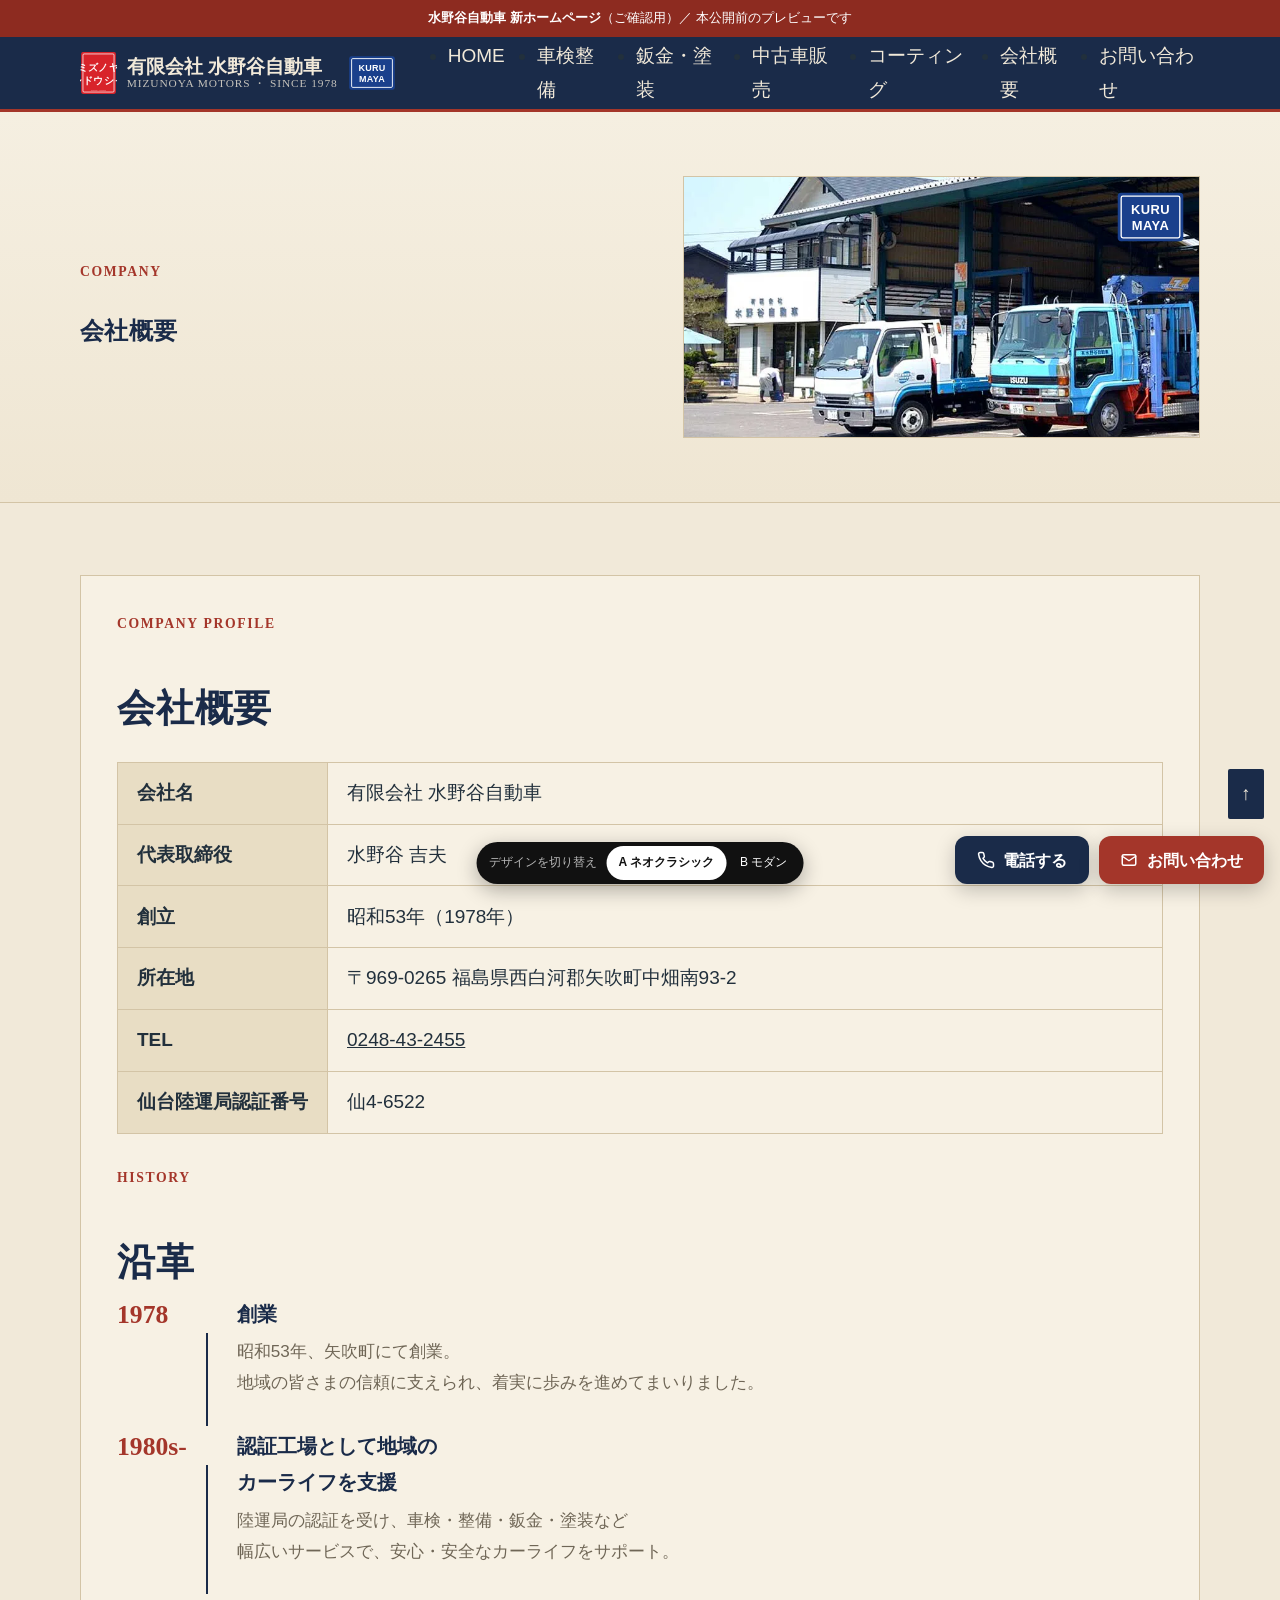
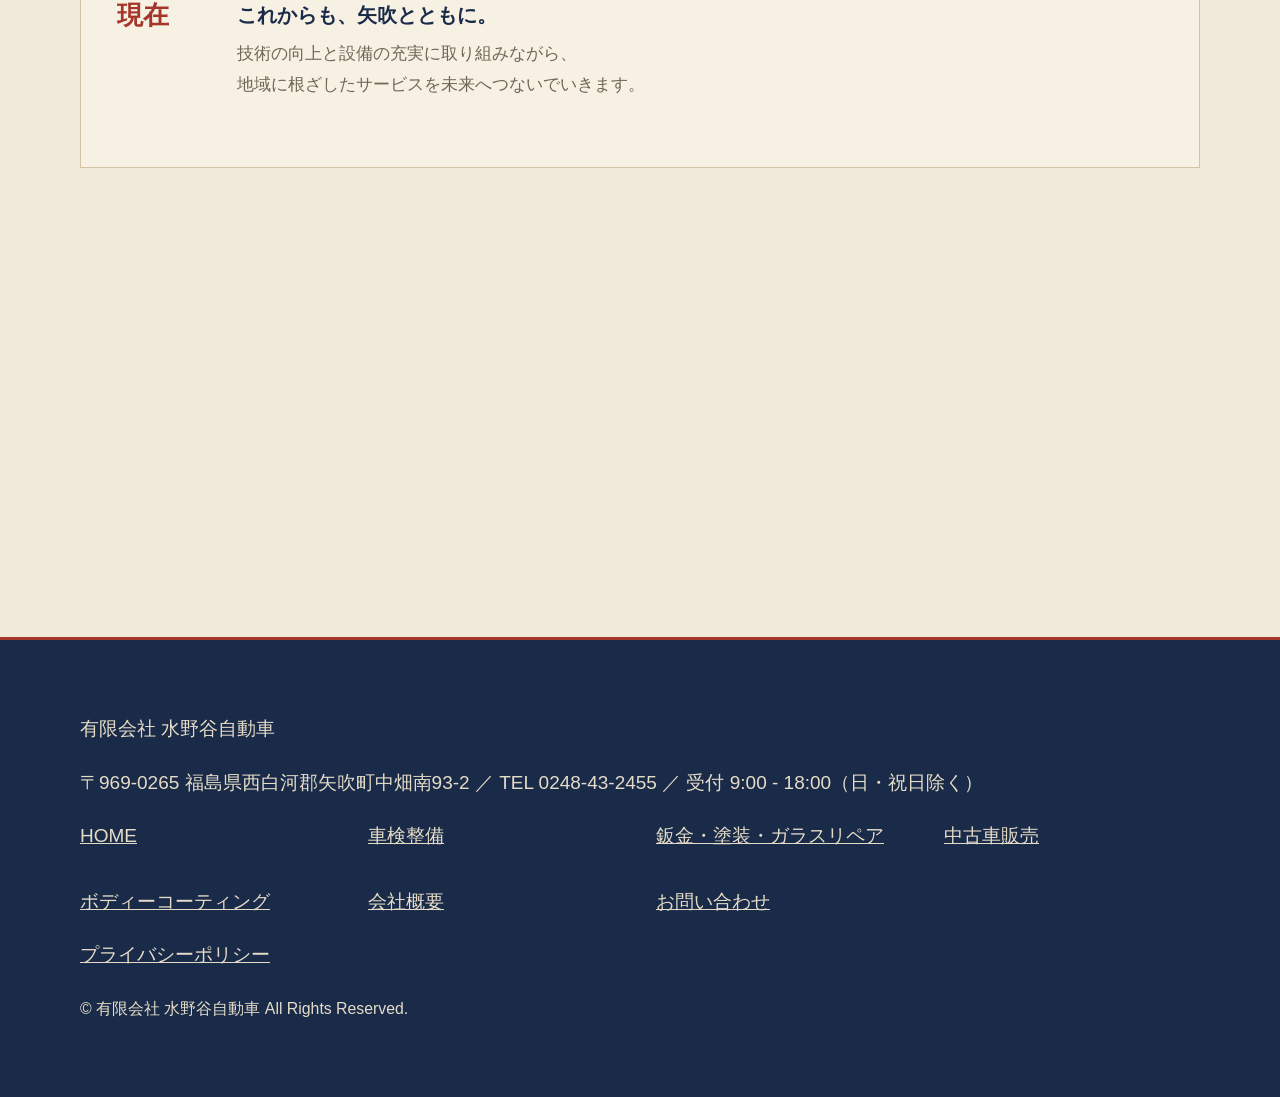
<file: subpages/company.html>
<!DOCTYPE html>

<html lang="ja">
<head>
  <meta http-equiv="Cache-Control" content="no-cache, no-store, must-revalidate">
  <meta http-equiv="Pragma" content="no-cache">
  <meta http-equiv="Expires" content="0">
  <meta name="robots" content="noindex,nofollow,noarchive">
<meta charset="utf-8">
<meta name="viewport" content="width=device-width, initial-scale=1">
<title>会社概要 | 有限会社 水野谷自動車（矢吹町・SINCE 1978）</title>
<meta name="description" content="有限会社 水野谷自動車の会社概要。福島県西白河郡矢吹町中畑南93-2。創立 昭和53年（1978年）、仙台陸運局認証番号 仙4-6522。1978年の創業以来、矢吹町に根ざしてカーライフを支えてきました。">
<link rel="stylesheet" href="assets/css/structure.css?v=-2146844181">
<script>(function(){var p=new URLSearchParams(location.search);var s;try{s=localStorage.getItem('mizTheme')}catch(e){}var t=((p.get('theme')||s||'A')+'').toUpperCase();if(t!=='B')t='A';document.documentElement.setAttribute('data-theme',t);document.write('<link id="theme-css" rel="stylesheet" href="assets/css/tokens-'+t+'.css?v=-2146844181">');})();</script>
<noscript><link rel="stylesheet" href="assets/css/tokens-A.css?v=-2146844181"></noscript>
<link rel="icon" href="assets/img/favicon.svg" type="image/svg+xml">
<link rel="canonical" href="https://bunchan-groobeat.github.io/mizunoya-hp/company.html">
<meta property="og:type" content="website">
<meta property="og:site_name" content="有限会社 水野谷自動車">
<meta property="og:locale" content="ja_JP">
<meta property="og:url" content="https://bunchan-groobeat.github.io/mizunoya-hp/company.html">
<meta property="og:title" content="会社概要 | 有限会社 水野谷自動車（矢吹町・SINCE 1978）">
<meta property="og:description" content="1978年の創業以来、矢吹町に根ざしてカーライフを支えてきました。会社概要・沿革のご案内。">
<meta property="og:image" content="https://bunchan-groobeat.github.io/mizunoya-hp/assets/img/mv4.webp">
<meta name="twitter:card" content="summary_large_image">
<script type="application/ld+json">
{
  "@context": "https://schema.org",
  "@type": "AutoRepair",
  "@id": "https://bunchan-groobeat.github.io/mizunoya-hp/#business",
  "name": "有限会社 水野谷自動車",
  "alternateName": "ミズノヤシドウシャ",
  "url": "https://bunchan-groobeat.github.io/mizunoya-hp/",
  "image": "https://bunchan-groobeat.github.io/mizunoya-hp/assets/img/mv4.webp",
  "telephone": "0248-43-2455",
  "foundingDate": "1978",
  "founder": { "@type": "Person", "name": "水野谷 吉夫" },
  "address": { "@type": "PostalAddress", "postalCode": "969-0265", "addressCountry": "JP", "addressRegion": "福島県", "addressLocality": "西白河郡矢吹町", "streetAddress": "中畑南93-2" },
  "geo": { "@type": "GeoCoordinates", "latitude": 37.178028, "longitude": 140.317530 },
  "hasMap": "https://maps.google.com/?q=37.178028,140.317530",
  "areaServed": { "@type": "AdministrativeArea", "name": "福島県西白河郡矢吹町およびその周辺" },
  "openingHoursSpecification": [{ "@type": "OpeningHoursSpecification", "dayOfWeek": ["Monday","Tuesday","Wednesday","Thursday","Friday","Saturday"], "opens": "09:00", "closes": "18:00" }],
  "sameAs": ["https://www.instagram.com/yoshimasa_mizunoya/"]
}
</script>
<script type="application/ld+json">
{ "@context": "https://schema.org", "@type": "BreadcrumbList", "itemListElement": [
  { "@type": "ListItem", "position": 1, "name": "HOME", "item": "https://bunchan-groobeat.github.io/mizunoya-hp/" },
  { "@type": "ListItem", "position": 2, "name": "会社概要", "item": "https://bunchan-groobeat.github.io/mizunoya-hp/company.html" } ] }
</script>
</head>
<body id="top">
<div style="position:sticky;top:0;z-index:99999;background:#8d2b20;color:#fff;padding:8px 12px;font-size:13px;line-height:1.6;text-align:center;font-family:system-ui,sans-serif">
  <strong>水野谷自動車 新ホームページ</strong>（ご確認用）／ 本公開前のプレビューです
</div>
<a class="skip-link" href="#main">本文へスキップ</a>

<!-- 共通ヘッダー（ページ型ナビ・カンプ準拠） -->
<header class="site-header">
  <div class="wrap">
    <a class="site-logo" href="index.html">
      <img class="logo-mark" src="assets/img/logo-temp.svg" alt="" width="40" height="48">
      <span class="logo-text"><span class="logo-ja">有限会社 水野谷自動車</span><span class="logo-en">MIZUNOYA MOTORS ・ SINCE 1978</span></span>
      <img class="logo-badge" src="assets/img/badge-temp.svg" alt="KURU MAYA" width="52" height="39">
    </a>
    <button class="nav-toggle" aria-expanded="false" aria-controls="global-nav">メニュー</button>
    <nav class="global-nav" id="global-nav" aria-label="グローバルナビ">
      <ul>
        <li><a href="index.html">HOME</a></li>
        <li><a href="maintenance.html">車検整備</a></li>
        <li><a href="repair.html">鈑金・塗装</a></li>
        <li><a href="usedcar-sales.html">中古車販売</a></li>
        <li><a href="coating.html">コーティング</a></li>
        <li><a href="company.html" aria-current="page">会社概要</a></li>
        <li><a href="contact.html">お問い合わせ</a></li>
      </ul>
    </nav>
  </div>
</header>

<main id="main">
  <!-- ヒーロー（カンプ06：左コピー＋右に工場写真＋KURU MAYAバッジ／下段に小3枚） -->
  <section class="hero sub-hero company-hero" aria-labelledby="ph-title">
    <div class="wrap">
      <div class="hero-text stack">
        <p class="en-label">COMPANY</p>
        <h1 id="ph-title" class="page-title">会社概要</h1>
      </div>
      <figure class="hero-media">
        <img src="assets/img/mv4.webp" alt="有限会社 水野谷自動車の店舗外観と看板" width="1000" height="640" fetchpriority="high">
        <img class="kuru-badge" src="assets/img/badge-temp.svg" alt="KURU MAYA" width="90" height="68">
      </figure>
    </div>
  </section>

  <!-- ヒーロー下段の小3枚（カンプ06） -->
  
  <!-- 会社概要 ＋ 沿革（カンプ06：左テーブル／右タイムライン） -->
  <section class="section profile" aria-labelledby="profile-title">
    <div class="wrap grid cols-2 profile-grid">
      <div class="stack">
        <p class="en-label">COMPANY PROFILE</p>
        <h2 id="profile-title">会社概要</h2>
        <table class="info-table info-table--kv">
          <tbody>
            <tr><th scope="row">会社名</th><td>有限会社 水野谷自動車</td></tr>
            <tr><th scope="row">代表取締役</th><td>水野谷 吉夫</td></tr>
            <tr><th scope="row">創立</th><td>昭和53年（1978年）</td></tr>
            <tr><th scope="row">所在地</th><td>〒969-0265 福島県西白河郡矢吹町中畑南93-2</td></tr>
            <tr><th scope="row">TEL</th><td><a href="tel:0248-43-2455">0248-43-2455</a></td></tr>
            
            <tr><th scope="row">仙台陸運局認証番号</th><td>仙4-6522</td></tr>
          </tbody>
        </table>
      </div>
      <div class="stack">
        <p class="en-label">HISTORY</p>
        <h2>沿革</h2>
        <ol class="history">
          <li class="history-item">
            <span class="hy-year">1978</span>
            <div class="hy-body">
              <span class="hy-head">創業</span>
              <p>昭和53年、矢吹町にて創業。<br>地域の皆さまの信頼に支えられ、着実に歩みを進めてまいりました。</p>
            </div>
          </li>
          <li class="history-item">
            <span class="hy-year">1980s-</span>
            <div class="hy-body">
              <span class="hy-head">認証工場として地域の<br>カーライフを支援</span>
              <p>陸運局の認証を受け、車検・整備・鈑金・塗装など<br>幅広いサービスで、安心・安全なカーライフをサポート。</p>
            </div>
          </li>
          <li class="history-item">
            <span class="hy-year">現在</span>
            <div class="hy-body">
              <span class="hy-head">これからも、矢吹とともに。</span>
              <p>技術の向上と設備の充実に取り組みながら、<br>地域に根ざしたサービスを未来へつないでいきます。</p>
            </div>
          </li>
        </ol>
      </div>
    </div>
  </section>

  
  <section class="section cta-band" aria-labelledby="cta-title">
    <div class="wrap">
      <div class="cta-box">
        <div class="cta-lead">
          <h2 id="cta-title">お気軽にお問い合わせください</h2>
          <p>受付時間 9:00 - 18:00 ／ 日・祝日除く</p>
        </div>
        <a class="tel-box ico-tel" href="tel:0248-43-2455">
          <span class="tel-cap">お電話でのお問い合わせ</span>
          <span class="tel-no">0248-43-2455</span>
        </a>
        <a class="btn btn-tel form-box ico-mail" href="contact.html">
          <span class="fb-head">お問い合わせフォーム</span>
          <span class="fb-sub">24時間受付中</span>
        </a>
      </div>
    </div>
  </section>
</main>

<!-- 共通フッター -->
<footer class="site-footer">
  <div class="wrap stack">
    <p>有限会社 水野谷自動車</p>
    <p>〒969-0265 福島県西白河郡矢吹町中畑南93-2 ／ TEL 0248-43-2455 ／ 受付 9:00 - 18:00（日・祝日除く）</p>
    <nav aria-label="フッターナビ"><ul class="grid cols-4">
      <li><a href="index.html">HOME</a></li>
      <li><a href="maintenance.html">車検整備</a></li>
      <li><a href="repair.html">鈑金・塗装・ガラスリペア</a></li>
      <li><a href="usedcar-sales.html">中古車販売</a></li>
      <li><a href="coating.html">ボディーコーティング</a></li>
      <li><a href="company.html">会社概要</a></li>
      <li><a href="contact.html">お問い合わせ</a></li>
    </ul></nav>
    <p class="footer-sub"><a href="privacy.html">プライバシーポリシー</a></p>
    <p><small>&copy; 有限会社 水野谷自動車 All Rights Reserved.</small></p>
  </div>
</footer>

<nav class="fixed-cta" aria-label="お問い合わせの固定メニュー">
  <a class="fc-btn fc-tel ico-tel" href="tel:0248-43-2455">電話する</a>
  <a class="fc-btn fc-mail ico-mail" href="contact.html">お問い合わせ</a>
</nav>
<a class="return-top" href="#top" aria-label="ページ上部へ戻る">↑</a>
<script src="assets/js/site.js?v=-2146844181"></script>
</body>
</html>
</file>
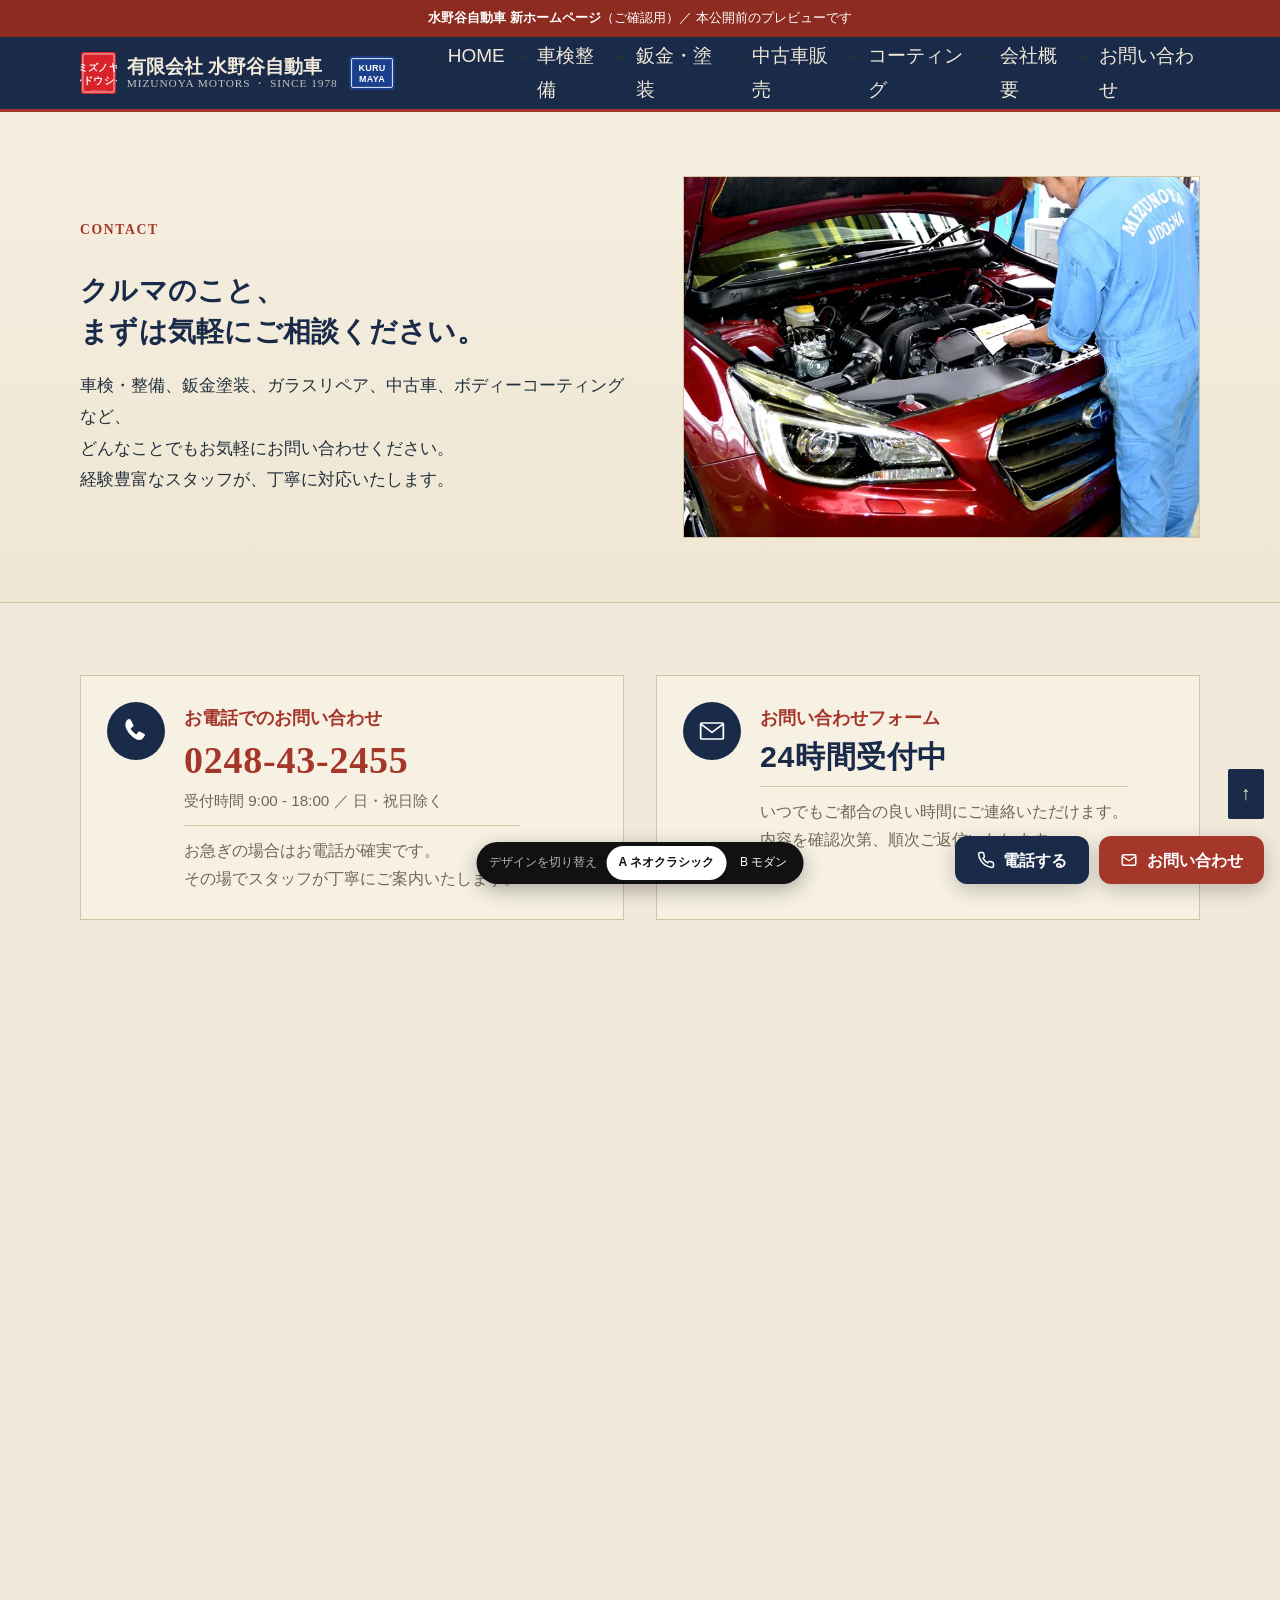
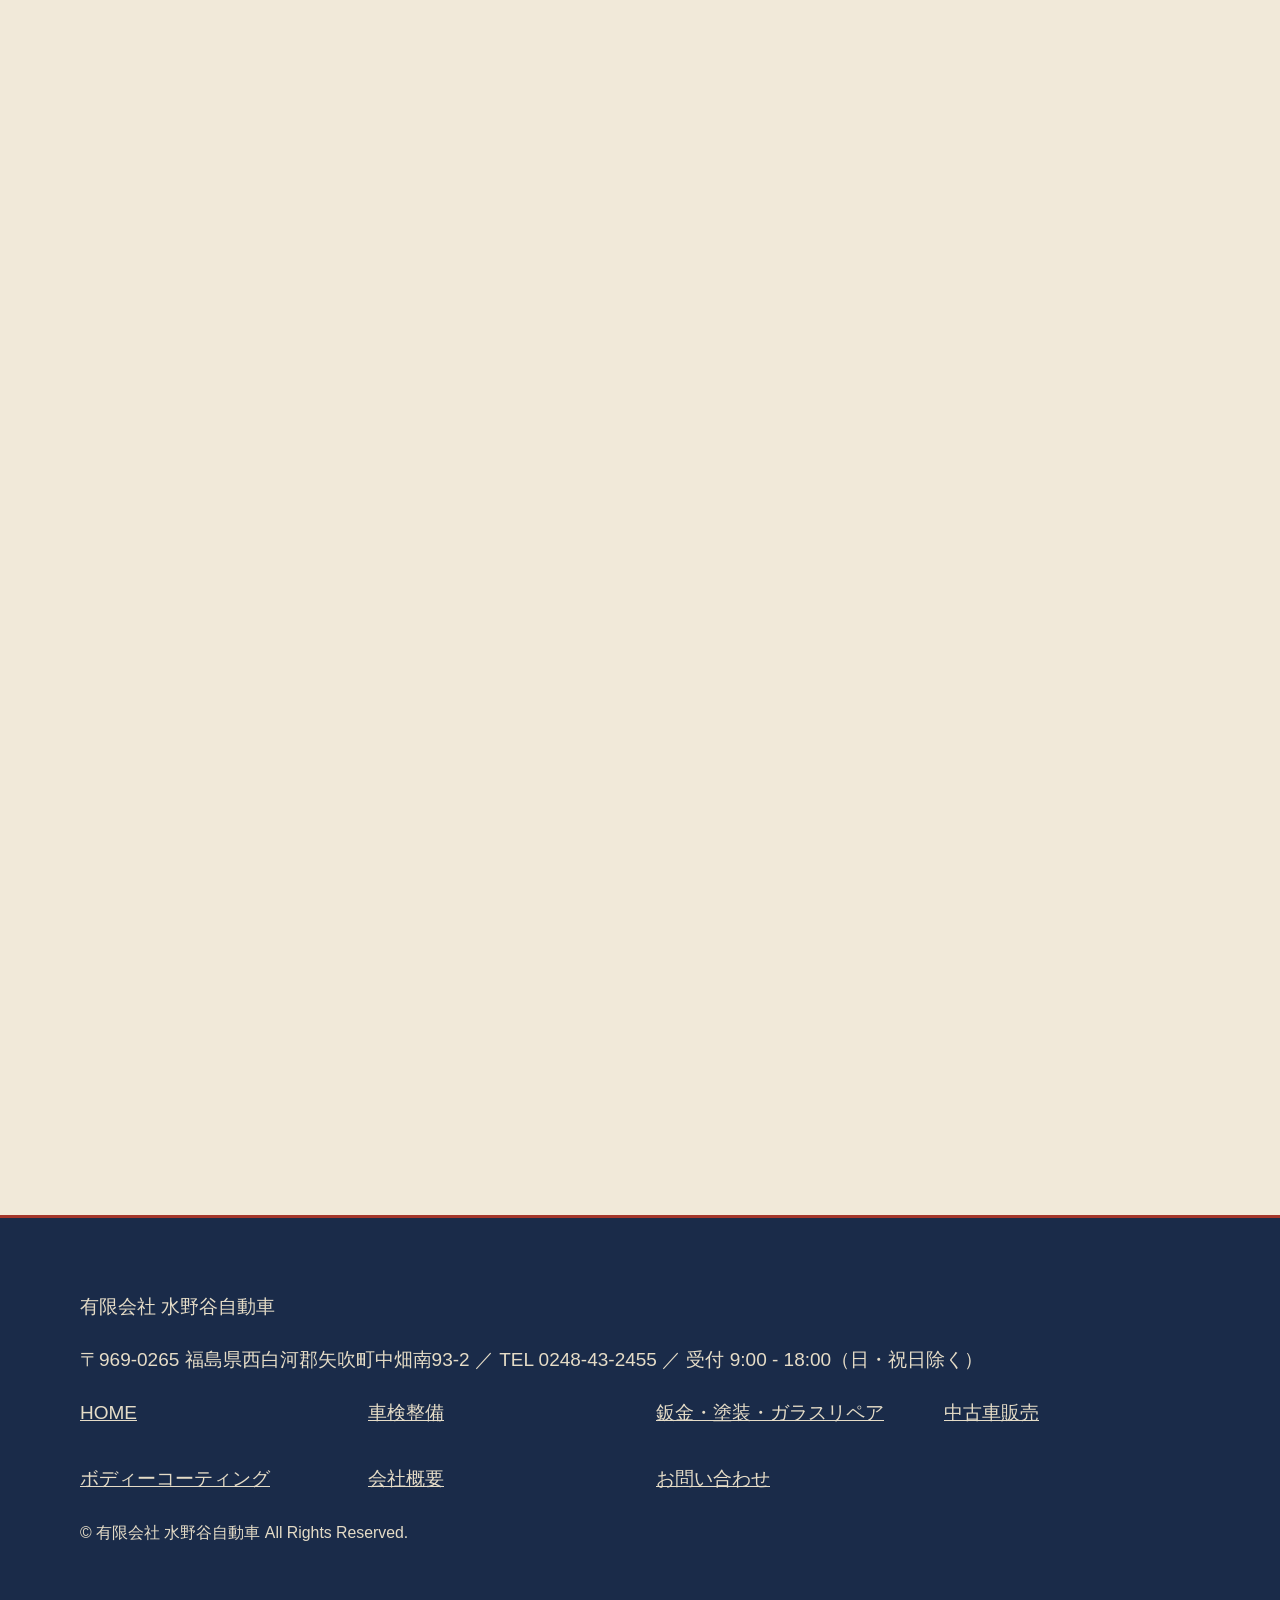
<file: subpages/contact.html>
<!DOCTYPE html>

<html lang="ja">
<head>
  <meta http-equiv="Cache-Control" content="no-cache, no-store, must-revalidate">
  <meta http-equiv="Pragma" content="no-cache">
  <meta http-equiv="Expires" content="0">
  <meta name="robots" content="noindex,nofollow,noarchive">
<meta charset="utf-8">
<meta name="viewport" content="width=device-width, initial-scale=1">
<title>お問い合わせ | 有限会社 水野谷自動車（矢吹町）</title>
<meta name="description" content="有限会社 水野谷自動車へのお問い合わせ。車検・整備、鈑金塗装、ガラスリペア、中古車、ボディーコーティングのご相談を承ります。お電話 0248-43-2455（9:00-18:00／日・祝日除く）またはフォームから24時間受付。">
<link rel="stylesheet" href="assets/css/structure.css?v=-2146844181">
<script>(function(){var p=new URLSearchParams(location.search);var s;try{s=localStorage.getItem('mizTheme')}catch(e){}var t=((p.get('theme')||s||'A')+'').toUpperCase();if(t!=='B')t='A';document.documentElement.setAttribute('data-theme',t);document.write('<link id="theme-css" rel="stylesheet" href="assets/css/tokens-'+t+'.css?v=-2146844181">');})();</script>
<noscript><link rel="stylesheet" href="assets/css/tokens-A.css?v=-2146844181"></noscript>
<link rel="icon" href="assets/img/favicon.svg" type="image/svg+xml">
<link rel="canonical" href="https://bunchan-groobeat.github.io/mizunoya-hp/contact.html">
<meta property="og:type" content="website">
<meta property="og:site_name" content="有限会社 水野谷自動車">
<meta property="og:locale" content="ja_JP">
<meta property="og:url" content="https://bunchan-groobeat.github.io/mizunoya-hp/contact.html">
<meta property="og:title" content="お問い合わせ | 有限会社 水野谷自動車（矢吹町）">
<meta property="og:description" content="クルマのこと、まずは気軽にご相談ください。お電話 0248-43-2455／フォームは24時間受付中。">
<meta property="og:image" content="https://bunchan-groobeat.github.io/mizunoya-hp/assets/img/catch-maintenance.webp">
<meta name="twitter:card" content="summary_large_image">
<script type="application/ld+json">
[
  { "@context": "https://schema.org", "@type": "ContactPage",
    "url": "https://bunchan-groobeat.github.io/mizunoya-hp/contact.html",
    "name": "お問い合わせ | 有限会社 水野谷自動車",
    "about": { "@type": "AutoRepair", "@id": "https://bunchan-groobeat.github.io/mizunoya-hp/#business", "name": "有限会社 水野谷自動車", "telephone": "0248-43-2455" } },
  { "@context": "https://schema.org", "@type": "BreadcrumbList", "itemListElement": [
    { "@type": "ListItem", "position": 1, "name": "HOME", "item": "https://bunchan-groobeat.github.io/mizunoya-hp/" },
    { "@type": "ListItem", "position": 2, "name": "お問い合わせ", "item": "https://bunchan-groobeat.github.io/mizunoya-hp/contact.html" } ] }
]
</script>
</head>
<body id="top">
<div style="position:sticky;top:0;z-index:99999;background:#8d2b20;color:#fff;padding:8px 12px;font-size:13px;line-height:1.6;text-align:center;font-family:system-ui,sans-serif">
  <strong>水野谷自動車 新ホームページ</strong>（ご確認用）／ 本公開前のプレビューです
</div>
<a class="skip-link" href="#main">本文へスキップ</a>

<!-- 共通ヘッダー（ページ型ナビ・カンプ準拠） -->
<header class="site-header">
  <div class="wrap">
    <a class="site-logo" href="index.html">
      <img class="logo-mark" src="assets/img/logo-temp.svg" alt="" width="40" height="48">
      <span class="logo-text"><span class="logo-ja">有限会社 水野谷自動車</span><span class="logo-en">MIZUNOYA MOTORS ・ SINCE 1978</span></span>
      <img class="logo-badge" src="assets/img/badge-temp.svg" alt="KURU MAYA" width="52" height="39">
    </a>
    <button class="nav-toggle" aria-expanded="false" aria-controls="global-nav">メニュー</button>
    <nav class="global-nav" id="global-nav" aria-label="グローバルナビ">
      <ul>
        <li><a href="index.html">HOME</a></li>
        <li><a href="maintenance.html">車検整備</a></li>
        <li><a href="repair.html">鈑金・塗装</a></li>
        <li><a href="usedcar-sales.html">中古車販売</a></li>
        <li><a href="coating.html">コーティング</a></li>
        <li><a href="company.html">会社概要</a></li>
        <li><a href="contact.html" aria-current="page">お問い合わせ</a></li>
      </ul>
    </nav>
  </div>
</header>

<main id="main">
  <!-- ヒーロー（カンプ07：左コピー＋右に接客写真＋丸スタンプ） -->
  <section class="hero sub-hero contact-hero" aria-labelledby="ph-title">
    <div class="wrap">
      <div class="hero-text stack">
        <p class="en-label">CONTACT</p>
        <h1 id="ph-title" class="hero-copy">クルマのこと、<br>まずは気軽にご相談ください。</h1>
        <p class="hero-lead">車検・整備、鈑金塗装、ガラスリペア、中古車、ボディーコーティングなど、<br>どんなことでもお気軽にお問い合わせください。<br>経験豊富なスタッフが、丁寧に対応いたします。</p>
      </div>
      <figure class="hero-media">
        <!-- ★カンプは「スタッフが窓口で接客」。該当の実写真が無いため、実スタッフの作業写真で暫定充当（撮影シート A-2 で撮影依頼中） -->
        <img src="assets/img/catch-maintenance.webp" alt="MIZUNOYAの制服を着たスタッフが対応する様子" width="1000" height="640" fetchpriority="high">
        
      </figure>
    </div>
  </section>

  <!-- 連絡手段2枠（カンプ07：電話／フォーム） -->
  <section class="section contact-ways" aria-label="お問い合わせ方法">
    <div class="wrap grid cols-2">
      <a class="way-card" href="tel:0248-43-2455">
        <span class="way-ico" aria-hidden="true">
          <svg viewBox="0 0 48 48" width="32" height="32" focusable="false">
            <path d="M14 6c-2 0-4 2-5 4-2 4-1 9 3 15s10 11 15 12c3 1 6 0 8-3l2-3c1-1 0-3-1-3l-6-3c-1-1-3 0-3 1l-2 3c-3-1-6-4-8-7l-1-2 3-2c1-1 2-2 1-3l-3-6c-1-2-2-3-3-3z" fill="currentColor"/>
          </svg>
        </span>
        <span class="way-body">
          <span class="way-head">お電話でのお問い合わせ</span>
          <span class="way-no">0248-43-2455</span>
          <span class="way-time">受付時間 9:00 - 18:00 ／ 日・祝日除く</span>
          <span class="way-note">お急ぎの場合はお電話が確実です。<br>その場でスタッフが丁寧にご案内いたします。</span>
        </span>
      </a>
      <a class="way-card" href="#form">
        <span class="way-ico" aria-hidden="true">
          <svg viewBox="0 0 48 48" width="32" height="32" focusable="false">
            <rect x="7" y="12" width="34" height="24" rx="2" fill="none" stroke="currentColor" stroke-width="2.6"/>
            <path d="M8 14l16 12 16-12" fill="none" stroke="currentColor" stroke-width="2.6" stroke-linejoin="round" stroke-linecap="round"/>
          </svg>
        </span>
        <span class="way-body">
          <span class="way-head">お問い合わせフォーム</span>
          <span class="way-no way-no-text">24時間受付中</span>
          <span class="way-note">いつでもご都合の良い時間にご連絡いただけます。<br>内容を確認次第、順次ご返信いたします。</span>
        </span>
      </a>
    </div>
  </section>

  <!-- お問い合わせフォーム（カンプ07：整備受付票の意匠） -->
  <section class="section form-sec" id="form" aria-labelledby="form-title">
    <div class="wrap">
      <div class="form-sheet">
        <div class="sheet-head">
          <h2 id="form-title">お問い合わせフォーム（整備受付票）</h2>
          <span class="sheet-en">MIZUNOYA MOTORS</span>
          
        </div>
        <!-- ★action の YOUR_FORM_ID は Formspree本番ID受領後に差し替え（未設定のうちは送信されず注意文を表示） -->
        <form class="contact-form" action="https://formspree.io/f/YOUR_FORM_ID" method="POST">
          <div class="form-grid">
            <p class="form-field">
              <label for="f-name">お名前 <span class="req">必須</span></label>
              <input id="f-name" name="name" type="text" required autocomplete="name" placeholder="例）水野谷 太郎">
            </p>
            <p class="form-field">
              <label for="f-email">メールアドレス <span class="req">必須</span></label>
              <input id="f-email" name="email" type="email" required autocomplete="email" placeholder="例）mizunoya@example.com">
            </p>
            <p class="form-field">
              <label for="f-tel">電話番号</label>
              <input id="f-tel" name="tel" type="tel" autocomplete="tel" placeholder="例）090-1234-5678">
            </p>
            <fieldset class="form-field radio-field">
              <legend>お問い合わせ種別 <span class="req">必須</span></legend>
              <ul class="radio-list">
                <li><label><input type="radio" name="category" value="車検・整備" checked required> 車検・整備</label></li>
                <li><label><input type="radio" name="category" value="鈑金塗装・ガラスリペア"> 鈑金塗装・ガラスリペア</label></li>
                <li><label><input type="radio" name="category" value="中古車"> 中古車</label></li>
                <li><label><input type="radio" name="category" value="ボディーコーティング"> ボディーコーティング</label></li>
                <li><label><input type="radio" name="category" value="その他"> その他</label></li>
              </ul>
            </fieldset>
          </div>
          <p class="form-field form-field-wide">
            <label for="f-msg">お問い合わせ内容 <span class="req">必須</span></label>
            <textarea id="f-msg" name="message" rows="6" required placeholder="ご相談内容・ご希望・ご質問などをご記入ください。"></textarea>
            <span class="field-note">できるだけ詳しくご記入いただけますと、スムーズにご案内できます。</span>
          </p>
          <p class="form-field agree-field">
            <label>
              <input type="checkbox" name="privacy" required>
              
              <a class="agree-link" href="privacy.html" target="_blank" rel="noopener">プライバシーポリシー</a>に同意する <span class="req">必須</span>
            </label>
          </p>
          <p class="form-submit"><button type="submit">送信する <span class="arrow" aria-hidden="true">›</span></button></p>
          <p class="form-status" hidden aria-live="polite"></p>
        </form>
      </div>
    </div>
  </section>

  <!-- お急ぎ帯（カンプ07：車イラスト＋電話） -->
  <section class="section urgent-sec" aria-label="お急ぎの場合">
    <div class="wrap">
      <div class="urgent-band">
        <!-- ★カンプは青いクラシックカーのイラスト。ライセンス確認中の porsche-temp.svg は使用せず、同モチーフの簡易線画で暫定 -->
        <svg class="urgent-car" viewBox="0 0 96 44" width="96" height="44" aria-hidden="true" focusable="false">
          <path d="M8 32h80v-9l-10-2-9-11H33l-9 11-16 2z" fill="currentColor"/>
          <path d="M36 12h28l7 9H31z" fill="none" stroke="currentColor" stroke-width="2"/>
          <circle cx="27" cy="34" r="7" fill="none" stroke="currentColor" stroke-width="3"/>
          <circle cx="71" cy="34" r="7" fill="none" stroke="currentColor" stroke-width="3"/>
        </svg>
        <div class="urgent-text">
          <span class="urgent-head">お急ぎの場合はお電話が確実です。</span>
          <p>車のトラブルや急なご相談は、お電話にて直接スタッフが対応いたします。<br>内容をすぐに確認し、最適なご案内をさせていただきます。</p>
        </div>
        <a class="tel-box ico-tel" href="tel:0248-43-2455">
          <span class="tel-no">0248-43-2455</span>
          <span class="tel-cap">受付時間 9:00 - 18:00 ／ 日・祝日除く</span>
        </a>
      </div>
    </div>
  </section>

  <!-- アクセス導線（カンプ07：最下部のリンク帯） -->
  <section class="section access-link-sec" aria-label="アクセスのご案内">
    <div class="wrap">
      <a class="access-link-band" href="index.html#company">
        <span class="alb-left">
          <svg class="ico-pin" viewBox="0 0 24 24" width="20" height="20" aria-hidden="true" focusable="false">
            <path d="M12 2a7 7 0 0 0-7 7c0 5 7 13 7 13s7-8 7-13a7 7 0 0 0-7-7zm0 9.5A2.5 2.5 0 1 1 12 6a2.5 2.5 0 0 1 0 5.5z" fill="currentColor"/>
          </svg>
          当社へのアクセスはこちら
        </span>
        <span class="alb-right">アクセス・営業時間へ <span class="arrow" aria-hidden="true">›</span></span>
      </a>
    </div>
  </section>
</main>

<!-- 共通フッター -->
<footer class="site-footer">
  <div class="wrap stack">
    <p>有限会社 水野谷自動車</p>
    <p>〒969-0265 福島県西白河郡矢吹町中畑南93-2 ／ TEL 0248-43-2455 ／ 受付 9:00 - 18:00（日・祝日除く）</p>
    <nav aria-label="フッターナビ"><ul class="grid cols-4">
      <li><a href="index.html">HOME</a></li>
      <li><a href="maintenance.html">車検整備</a></li>
      <li><a href="repair.html">鈑金・塗装・ガラスリペア</a></li>
      <li><a href="usedcar-sales.html">中古車販売</a></li>
      <li><a href="coating.html">ボディーコーティング</a></li>
      <li><a href="company.html">会社概要</a></li>
      <li><a href="contact.html">お問い合わせ</a></li>
    </ul></nav>
    <p><small>&copy; 有限会社 水野谷自動車 All Rights Reserved.</small></p>
  </div>
</footer>

<nav class="fixed-cta" aria-label="お問い合わせの固定メニュー">
  <a class="fc-btn fc-tel ico-tel" href="tel:0248-43-2455">電話する</a>
  <a class="fc-btn fc-mail ico-mail" href="contact.html">お問い合わせ</a>
</nav>
<a class="return-top" href="#top" aria-label="ページ上部へ戻る">↑</a>
<script src="assets/js/site.js?v=-2146844181"></script>
</body>
</html>
</file>
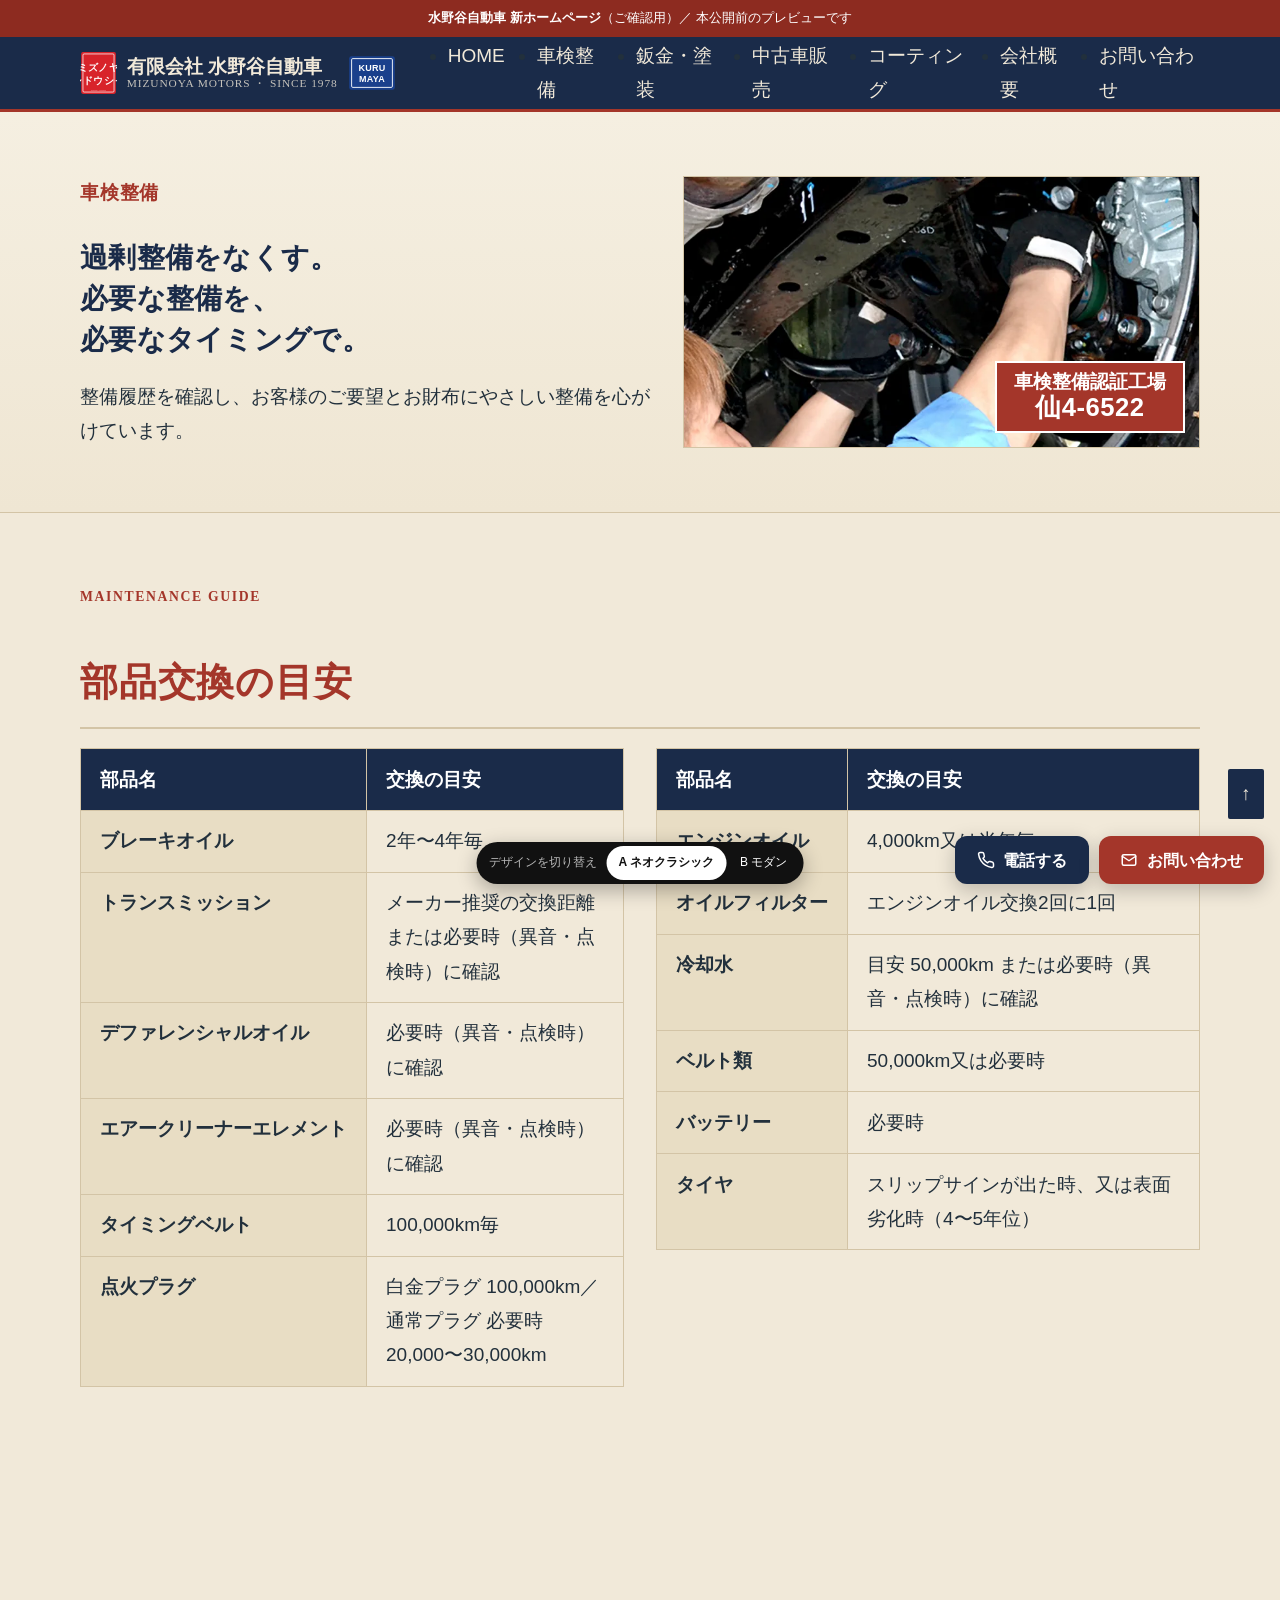
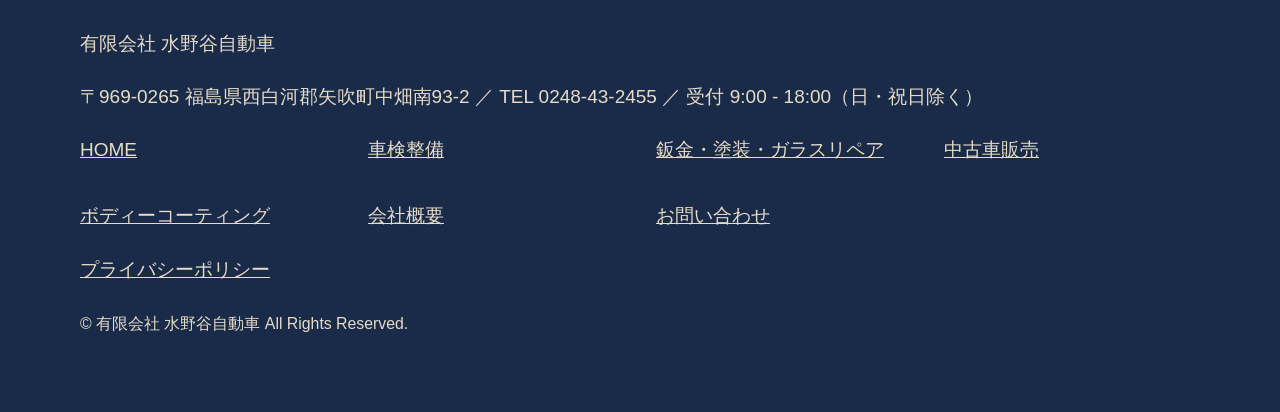
<file: subpages/maintenance.html>
<!DOCTYPE html>

<html lang="ja">
<head>
  <meta http-equiv="Cache-Control" content="no-cache, no-store, must-revalidate">
  <meta http-equiv="Pragma" content="no-cache">
  <meta http-equiv="Expires" content="0">
  <meta name="robots" content="noindex,nofollow,noarchive">
<meta charset="utf-8">
<meta name="viewport" content="width=device-width, initial-scale=1">
<title>車検整備 | 有限会社 水野谷自動車（国指定認証工場・矢吹町）</title>
<meta name="description" content="水野谷自動車は国指定の認証工場（仙台陸運局認証番号 仙4-6522）。軽自動車から大型自動車まで車検整備・一般整備を承ります。過剰整備をなくし、システム診断機を完備した確かな整備をご提供します。">
<link rel="stylesheet" href="assets/css/structure.css?v=-2146844181">
<script>(function(){var p=new URLSearchParams(location.search);var s;try{s=localStorage.getItem('mizTheme')}catch(e){}var t=((p.get('theme')||s||'A')+'').toUpperCase();if(t!=='B')t='A';document.documentElement.setAttribute('data-theme',t);document.write('<link id="theme-css" rel="stylesheet" href="assets/css/tokens-'+t+'.css?v=-2146844181">');})();</script>
<noscript><link rel="stylesheet" href="assets/css/tokens-A.css?v=-2146844181"></noscript>
<link rel="icon" href="assets/img/favicon.svg" type="image/svg+xml">
<link rel="canonical" href="https://bunchan-groobeat.github.io/mizunoya-hp/maintenance.html">
<meta property="og:type" content="website">
<meta property="og:site_name" content="有限会社 水野谷自動車">
<meta property="og:locale" content="ja_JP">
<meta property="og:url" content="https://bunchan-groobeat.github.io/mizunoya-hp/maintenance.html">
<meta property="og:title" content="車検整備 | 有限会社 水野谷自動車（国指定認証工場・矢吹町）">
<meta property="og:description" content="国指定の認証工場（仙4-6522）。過剰整備をなくし、記録に基づく適切な整備をご提案します。">
<meta property="og:image" content="https://bunchan-groobeat.github.io/mizunoya-hp/assets/img/mv4.webp">
<meta name="twitter:card" content="summary_large_image">
<script type="application/ld+json">
[
  { "@context": "https://schema.org", "@type": "Service", "serviceType": "車検・整備",
    "provider": { "@type": "AutoRepair", "@id": "https://bunchan-groobeat.github.io/mizunoya-hp/#business", "name": "有限会社 水野谷自動車" },
    "areaServed": { "@type": "AdministrativeArea", "name": "福島県西白河郡矢吹町およびその周辺" },
    "url": "https://bunchan-groobeat.github.io/mizunoya-hp/maintenance.html",
    "description": "国指定の認証工場による車検・整備。過剰整備をなくし、記録に基づく適切な整備をご提案します。" },
  { "@context": "https://schema.org", "@type": "BreadcrumbList", "itemListElement": [
    { "@type": "ListItem", "position": 1, "name": "HOME", "item": "https://bunchan-groobeat.github.io/mizunoya-hp/" },
    { "@type": "ListItem", "position": 2, "name": "車検整備", "item": "https://bunchan-groobeat.github.io/mizunoya-hp/maintenance.html" } ] }
]
</script>
</head>
<body>
<div style="position:sticky;top:0;z-index:99999;background:#8d2b20;color:#fff;padding:8px 12px;font-size:13px;line-height:1.6;text-align:center;font-family:system-ui,sans-serif">
  <strong>水野谷自動車 新ホームページ</strong>（ご確認用）／ 本公開前のプレビューです
</div>
<a class="skip-link" href="#main">本文へスキップ</a>

<!-- 共通ヘッダー（ページ型ナビ・カンプ準拠） -->
<header class="site-header">
  <div class="wrap">
    <a class="site-logo" href="index.html">
      <img class="logo-mark" src="assets/img/logo-temp.svg" alt="" width="40" height="48">
      <span class="logo-text"><span class="logo-ja">有限会社 水野谷自動車</span><span class="logo-en">MIZUNOYA MOTORS ・ SINCE 1978</span></span>
      <img class="logo-badge" src="assets/img/badge-temp.svg" alt="KURU MAYA" width="52" height="39">
    </a>
    <button class="nav-toggle" aria-expanded="false" aria-controls="global-nav">メニュー</button>
    <nav class="global-nav" id="global-nav" aria-label="グローバルナビ">
      <ul>
        <li><a href="index.html">HOME</a></li>
        <li><a href="maintenance.html" aria-current="page">車検整備</a></li>
        <li><a href="repair.html">鈑金・塗装</a></li>
        <li><a href="usedcar-sales.html">中古車販売</a></li>
        <li><a href="coating.html">コーティング</a></li>
        <li><a href="company.html">会社概要</a></li>
        <li><a href="contact.html">お問い合わせ</a></li>
      </ul>
    </nav>
  </div>
</header>

<main id="main">
  <!-- ヒーロー（カンプ02：左コピー＋右に下回り作業写真＋認証工場バッジ） -->
  <section class="hero sub-hero" aria-labelledby="ph-title">
    <div class="wrap">
      <div class="hero-text stack">
        <p class="sub-label">車検整備</p>
        <h1 id="ph-title" class="hero-copy">過剰整備をなくす。<br>必要な整備を、<br>必要なタイミングで。</h1>
        <p class="hero-lead">整備履歴を確認し、お客様のご要望とお財布にやさしい整備を心がけています。</p>
      </div>
      <figure class="hero-media"><img src="assets/img/mv1.webp" alt="リフト上での下回り点検・整備" width="1000" height="640">
        <span class="cert-badge">車検整備認証工場<strong>仙4-6522</strong></span>
      </figure>
    </div>
  </section>

  <!-- 部品交換の目安 -->
  <section class="section" aria-labelledby="guide-title">
    <div class="wrap stack">
      <p class="en-label">MAINTENANCE GUIDE</p>
      <h2 id="guide-title">部品交換の目安</h2>
      <div class="grid cols-2 parts-grid">
        <table class="info-table parts-table">
          <thead><tr><th>部品名</th><td>交換の目安</td></tr></thead>
          <tbody>
            <tr><th>ブレーキオイル</th><td>2年〜4年毎</td></tr>
            <tr><th>トランスミッション</th><td>メーカー推奨の交換距離または必要時（異音・点検時）に確認</td></tr>
            <tr><th>デファレンシャルオイル</th><td>必要時（異音・点検時）に確認</td></tr>
            <tr><th>エアークリーナーエレメント</th><td>必要時（異音・点検時）に確認</td></tr>
            <tr><th>タイミングベルト</th><td>100,000km毎</td></tr>
            <tr><th>点火プラグ</th><td>白金プラグ 100,000km／通常プラグ 必要時 20,000〜30,000km</td></tr>
          </tbody>
        </table>
        <table class="info-table parts-table">
          <thead><tr><th>部品名</th><td>交換の目安</td></tr></thead>
          <tbody>
            <tr><th>エンジンオイル</th><td>4,000km又は半年毎</td></tr>
            <tr><th>オイルフィルター</th><td>エンジンオイル交換2回に1回</td></tr>
            <tr><th>冷却水</th><td>目安 50,000km または必要時（異音・点検時）に確認</td></tr>
            <tr><th>ベルト類</th><td>50,000km又は必要時</td></tr>
            <tr><th>バッテリー</th><td>必要時</td></tr>
            <tr><th>タイヤ</th><td>スリップサインが出た時、又は表面劣化時（4〜5年位）</td></tr>
          </tbody>
        </table>
      </div>
    </div>
  </section>

  <!-- ケミカル剤 / システム診断機（カンプ02：2枠） -->
  <section class="section media-cols" aria-label="ケミカル剤とシステム診断機">
    <div class="wrap grid cols-2">
      <div class="feature-block stack">
        <p class="en-label">CHEMICAL SUPPORT</p>
        <h3>各種ケミカル剤</h3>
        <p>愛車のコンディションをサポートします。</p>
        <img src="assets/img/maintenance-chemical.webp" alt="各種ケミカル剤" loading="lazy" width="800" height="480">
      </div>
      <div class="feature-block stack">
        <p class="en-label">EQUIPMENT</p>
        <h3>システム診断機完備</h3>
        <p>最新のシステム診断機を完備。電子制御化が進む現在の自動車も、正確な状態を診断し、的確な整備につなげます。</p>
        <img src="assets/img/maintenance-diagnostic.webp" alt="システム診断機" loading="lazy" width="800" height="480">
      </div>
    </div>
  </section>

  <!-- 取扱メーカー（カンプ02：ロゴ10点。旧WP回収＋手持ち） -->
  <section class="section brands" aria-labelledby="brands-title">
    <div class="wrap stack">
      <p class="en-label">BRANDS</p>
      <h2 id="brands-title">取扱メーカー</h2>
      <ul class="brand-grid">
        <li><img src="assets/img/demo-wp/wakos.png" alt="WAKO'S" loading="lazy"></li>
        <li><img src="assets/img/demo-wp/winns.png" alt="Wynn's" loading="lazy"></li>
        <li><img src="assets/img/demo-wp/dunlop.png" alt="DUNLOP" loading="lazy"></li>
        <li><img src="assets/img/demo-wp/michelin.png" alt="MICHELIN" loading="lazy"></li>
        <li><img src="assets/img/demo-wp/pit.png" alt="PIT WORK" loading="lazy"></li>
        <li><img src="assets/img/demo-wp/rock.png" alt="ROCK" loading="lazy"></li>
        <li><img src="assets/img/demo-wp/brid-1.png" alt="BRIDGESTONE" loading="lazy"></li>
        <li><img src="assets/img/demo-wp/yokoyama-1.png" alt="YOKOHAMA" loading="lazy"></li>
        <li><img src="assets/img/brand-bfgoodrich.webp" alt="BFGoodrich" loading="lazy"></li>
        <li><img src="assets/img/brand-continental.webp" alt="Continental" loading="lazy"></li>
      </ul>
      <p class="note-demo">※ロゴは旧公式サイトから回収したDEMO素材。公開時に各社の表記ルールと掲載可否を最終確認。</p>
    </div>
  </section>

  <!-- CTA帯 -->
  <section class="section cta" aria-labelledby="cta-title">
    <div class="wrap stack">
      <h2 id="cta-title">車検・整備のご相談はお気軽に</h2>
      <p>受付時間 9:00 - 18:00 ／ 日・祝日除く</p>
      <div class="cta-actions">
        <a class="tel-box ico-tel" href="tel:0248-43-2455">
          <span class="tel-cap">お電話でのお問い合わせ</span>
          <span class="tel-no">0248-43-2455</span>
        </a>
        <a class="btn btn-tel form-box ico-mail" href="contact.html">
          <span class="fb-head">お問い合わせフォーム</span>
          <span class="fb-sub">24時間受付中</span>
        </a>
      </div>
    </div>
  </section>
</main>

<!-- 共通フッター -->
<footer class="site-footer">
  <div class="wrap stack">
    <p>有限会社 水野谷自動車</p>
    <p>〒969-0265 福島県西白河郡矢吹町中畑南93-2 ／ TEL 0248-43-2455 ／ 受付 9:00 - 18:00（日・祝日除く）</p>
    <nav aria-label="フッターナビ"><ul class="grid cols-4">
      <li><a href="index.html">HOME</a></li>
      <li><a href="maintenance.html">車検整備</a></li>
      <li><a href="repair.html">鈑金・塗装・ガラスリペア</a></li>
      <li><a href="usedcar-sales.html">中古車販売</a></li>
      <li><a href="coating.html">ボディーコーティング</a></li>
      <li><a href="company.html">会社概要</a></li>
      <li><a href="contact.html">お問い合わせ</a></li>
    </ul></nav>
    <p class="footer-sub"><a href="privacy.html">プライバシーポリシー</a></p>
    <p><small>&copy; 有限会社 水野谷自動車 All Rights Reserved.</small></p>
  </div>
</footer>

<nav class="fixed-cta" aria-label="お問い合わせの固定メニュー">
  <a class="fc-btn fc-tel ico-tel" href="tel:0248-43-2455">電話する</a>
  <a class="fc-btn fc-mail ico-mail" href="contact.html">お問い合わせ</a>
</nav>
<a class="return-top" href="#top" aria-label="ページ上部へ戻る">↑</a>
<script src="assets/js/site.js?v=-2146844181"></script>
</body>
</html>
</file>
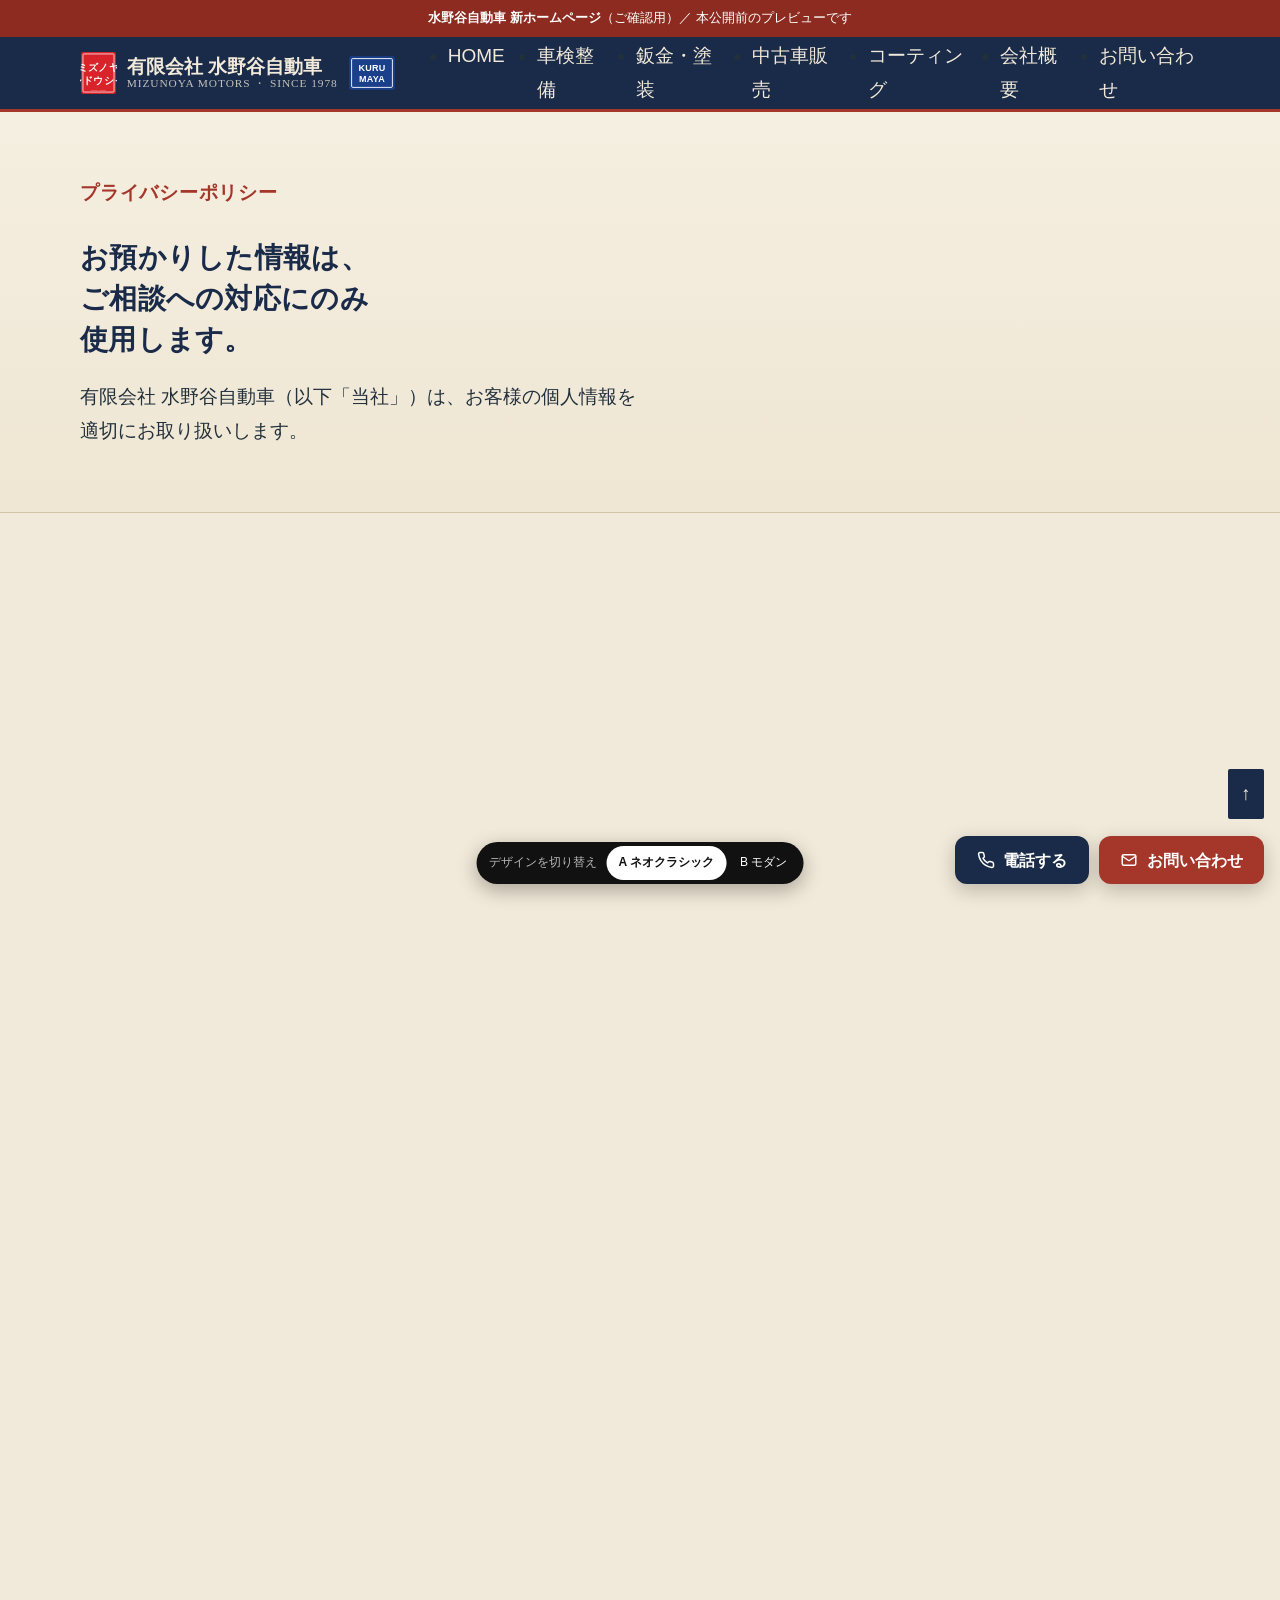
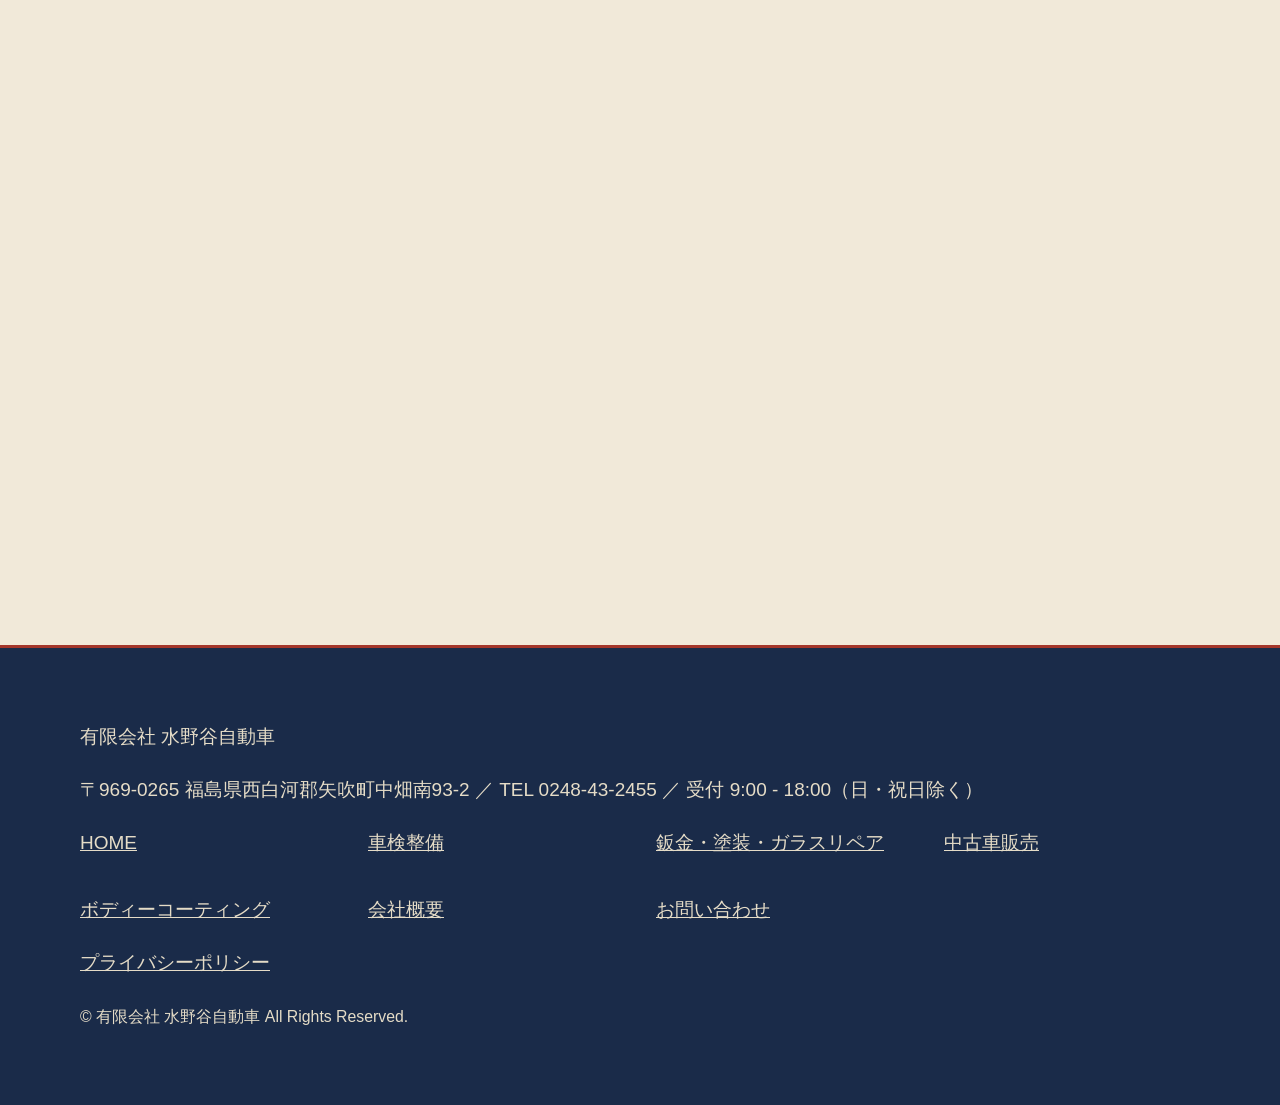
<file: subpages/privacy.html>
<!DOCTYPE html>
<!-- 水野谷HP プライバシーポリシー 2026-08-10 作成。
     ★記載内容は実装を実測して書いている（推測で書いていない）：
       ・お問い合わせフォームが集める項目＝contact.html:121-158 の実物（name/email/tel/category/message）
       ・アクセス解析タグ＝全ページを走査して0件（GA4等を使っていないので「使っていない」と書ける）
       ・フォーム送信＝外部サービス（Formspree）経由
     ★⑦公開3条件の1つ。contact.html の同意チェックからリンクを張る。 -->
<html lang="ja">
<head>
  <meta http-equiv="Cache-Control" content="no-cache, no-store, must-revalidate">
  <meta http-equiv="Pragma" content="no-cache">
  <meta http-equiv="Expires" content="0">
<meta charset="utf-8">
<meta name="viewport" content="width=device-width, initial-scale=1">
<title>プライバシーポリシー | 有限会社 水野谷自動車（矢吹町）</title>
<meta name="description" content="有限会社 水野谷自動車のプライバシーポリシー。お問い合わせでお預かりする個人情報の取扱いについてご説明します。">
<link rel="stylesheet" href="assets/css/structure.css?v=-2146844181">
<script>(function(){var p=new URLSearchParams(location.search);var s;try{s=localStorage.getItem('mizTheme')}catch(e){}var t=((p.get('theme')||s||'A')+'').toUpperCase();if(t!=='B')t='A';document.documentElement.setAttribute('data-theme',t);document.write('<link id="theme-css" rel="stylesheet" href="assets/css/tokens-'+t+'.css?v=-2146844181">');})();</script>
<noscript><link rel="stylesheet" href="assets/css/tokens-A.css?v=-2146844181"></noscript>
<link rel="icon" href="assets/img/favicon.svg" type="image/svg+xml">
<link rel="canonical" href="https://bunchan-groobeat.github.io/mizunoya-hp/privacy.html">
<meta name="robots" content="noindex">
<meta property="og:type" content="website">
<meta property="og:site_name" content="有限会社 水野谷自動車">
<meta property="og:locale" content="ja_JP">
<meta property="og:url" content="https://bunchan-groobeat.github.io/mizunoya-hp/privacy.html">
<meta property="og:title" content="プライバシーポリシー | 有限会社 水野谷自動車">
<meta property="og:description" content="お問い合わせでお預かりする個人情報の取扱いについてご説明します。">
<script type="application/ld+json">
{ "@context": "https://schema.org", "@type": "BreadcrumbList", "itemListElement": [
  { "@type": "ListItem", "position": 1, "name": "HOME", "item": "https://bunchan-groobeat.github.io/mizunoya-hp/" },
  { "@type": "ListItem", "position": 2, "name": "プライバシーポリシー", "item": "https://bunchan-groobeat.github.io/mizunoya-hp/privacy.html" } ] }
</script>
</head>
<body>
<div style="position:sticky;top:0;z-index:99999;background:#8d2b20;color:#fff;padding:8px 12px;font-size:13px;line-height:1.6;text-align:center;font-family:system-ui,sans-serif">
  <strong>水野谷自動車 新ホームページ</strong>（ご確認用）／ 本公開前のプレビューです
</div>
<a class="skip-link" href="#main">本文へスキップ</a>

<!-- 共通ヘッダー（下層ページと同一） -->
<header class="site-header">
  <div class="wrap">
    <a class="site-logo" href="index.html">
      <img class="logo-mark" src="assets/img/logo-temp.svg" alt="" width="40" height="48">
      <span class="logo-text"><span class="logo-ja">有限会社 水野谷自動車</span><span class="logo-en">MIZUNOYA MOTORS ・ SINCE 1978</span></span>
      <img class="logo-badge" src="assets/img/badge-temp.svg" alt="KURU MAYA" width="52" height="39">
    </a>
    <button class="nav-toggle" aria-expanded="false" aria-controls="global-nav">メニュー</button>
    <nav class="global-nav" id="global-nav" aria-label="グローバルナビ">
      <ul>
        <li><a href="index.html">HOME</a></li>
        <li><a href="maintenance.html">車検整備</a></li>
        <li><a href="repair.html">鈑金・塗装</a></li>
        <li><a href="usedcar-sales.html">中古車販売</a></li>
        <li><a href="coating.html">コーティング</a></li>
        <li><a href="company.html">会社概要</a></li>
        <li><a href="contact.html">お問い合わせ</a></li>
      </ul>
    </nav>
  </div>
</header>

<main id="main">
  <section class="hero sub-hero" aria-labelledby="pp-title">
    <div class="wrap">
      <div class="hero-text stack">
        <p class="sub-label">プライバシーポリシー</p>
        <h1 id="pp-title" class="hero-copy">お預かりした情報は、<br>ご相談への対応にのみ<br>使用します。</h1>
        <p class="hero-lead">有限会社 水野谷自動車（以下「当社」）は、お客様の個人情報を適切にお取り扱いします。</p>
      </div>
    </div>
  </section>

  <section class="section" aria-labelledby="pp-1">
    <div class="wrap stack">
      <h2 id="pp-1">1. お預かりする情報</h2>
      <p>当社のホームページのお問い合わせフォームから、次の情報をお預かりします。</p>
      <table class="info-table info-table--kv">
        <tbody>
          <tr><th scope="row">お名前</th><td>必須</td></tr>
          <tr><th scope="row">メールアドレス</th><td>必須</td></tr>
          <tr><th scope="row">電話番号</th><td>任意（ご記入いただかなくても送信できます）</td></tr>
          <tr><th scope="row">お問い合わせの種別</th><td>車検・整備／鈑金塗装・ガラスリペア／中古車／ボディーコーティング／その他</td></tr>
          <tr><th scope="row">お問い合わせ内容</th><td>必須</td></tr>
        </tbody>
      </table>
      <p>お電話でお問い合わせいただいた場合は、お名前・ご連絡先・ご相談の内容をうかがいます。</p>

      <h2 id="pp-2">2. 利用する目的</h2>
      <ul>
        <li>お問い合わせへの回答・ご連絡</li>
        <li>車検・整備・鈑金塗装・中古車・コーティングのご相談、お見積り、ご入庫の日程調整</li>
        <li>お預かりしたお車についてのご連絡</li>
      </ul>
      <p>上記以外の目的には使用しません。ご了承なく広告やダイレクトメールをお送りすることはありません。</p>

      <h2 id="pp-3">3. 第三者への提供</h2>
      <p>お客様の個人情報を、ご本人の同意なく第三者に提供することはありません。ただし、法令に基づく開示請求があった場合を除きます。</p>
      <p>整備・修理の内容により部品の手配や外注が必要な場合は、必要な範囲に限って車種・車両情報をお伝えすることがあります。この場合もお客様のお名前・ご連絡先は必要がなければお伝えしません。</p>

      <h2 id="pp-4">4. お問い合わせフォームについて</h2>
      <p>お問い合わせフォームの送信には、外部のフォーム送信サービスを利用しています。送信された内容は、そのサービスを経由して当社のメールアドレスへ届きます。</p>
      <p>ホームページは GitHub Pages（GitHub, Inc.）で公開しています。</p>

      <h2 id="pp-5">5. アクセス解析・Cookieについて</h2>
      <p>当社のホームページでは、<strong>アクセス解析ツールを使用していません。</strong>Cookieを用いた広告配信や、お客様の行動をサイトの外で追跡することも行っていません。</p>

      <h2 id="pp-6">6. 情報の管理</h2>
      <p>お預かりした情報は、必要な期間に限って保管し、担当者以外が扱えないように管理します。不要になった情報は速やかに廃棄します。</p>

      <h2 id="pp-7">7. お客様からのご請求</h2>
      <p>お預かりしている情報について、内容の確認（開示）・訂正・利用の停止・消去をご希望の場合は、下記の連絡先までお申し出ください。ご本人であることを確認のうえ対応いたします。</p>

      <h2 id="pp-8">8. 内容の変更</h2>
      <p>本ポリシーは変更することがあります。変更した場合は、このページに掲載します。</p>

      <h2 id="pp-9">9. お問い合わせ先</h2>
      <table class="info-table info-table--kv">
        <tbody>
          <tr><th scope="row">事業者名</th><td>有限会社 水野谷自動車</td></tr>
          <tr><th scope="row">所在地</th><td>〒969-0265 福島県西白河郡矢吹町中畑南93-2</td></tr>
          <tr><th scope="row">電話</th><td><a href="tel:0248-43-2455">0248-43-2455</a></td></tr>
          <tr><th scope="row">受付時間</th><td>9:00 - 18:00（日・祝日除く）</td></tr>
        </tbody>
      </table>
      <p class="note-demo">制定日：［公開日を記入］</p>
    </div>
  </section>

  <section class="section cta" aria-labelledby="pp-cta">
    <div class="wrap stack">
      <h2 id="pp-cta">ご不明な点はお気軽に</h2>
      <p>受付時間 9:00 - 18:00 ／ 日・祝日除く</p>
      <div class="cta-actions">
        <a class="tel-box ico-tel" href="tel:0248-43-2455">
          <span class="tel-cap">お電話でのお問い合わせ</span>
          <span class="tel-no">0248-43-2455</span>
        </a>
        <a class="btn btn-tel form-box ico-mail" href="contact.html">
          <span class="fb-head">お問い合わせフォーム</span>
          <span class="fb-sub">24時間受付中</span>
        </a>
      </div>
    </div>
  </section>
</main>

<!-- 共通フッター（下層ページと同一） -->
<footer class="site-footer">
  <div class="wrap stack">
    <p>有限会社 水野谷自動車</p>
    <p>〒969-0265 福島県西白河郡矢吹町中畑南93-2 ／ TEL 0248-43-2455 ／ 受付 9:00 - 18:00（日・祝日除く）</p>
    <nav aria-label="フッターナビ"><ul class="grid cols-4">
      <li><a href="index.html">HOME</a></li>
      <li><a href="maintenance.html">車検整備</a></li>
      <li><a href="repair.html">鈑金・塗装・ガラスリペア</a></li>
      <li><a href="usedcar-sales.html">中古車販売</a></li>
      <li><a href="coating.html">ボディーコーティング</a></li>
      <li><a href="company.html">会社概要</a></li>
      <li><a href="contact.html">お問い合わせ</a></li>
    </ul></nav>
    <p class="footer-sub"><a href="privacy.html">プライバシーポリシー</a></p>
    <p><small>&copy; 有限会社 水野谷自動車 All Rights Reserved.</small></p>
  </div>
</footer>

<nav class="fixed-cta" aria-label="お問い合わせの固定メニュー">
  <a class="fc-btn fc-tel ico-tel" href="tel:0248-43-2455">電話する</a>
  <a class="fc-btn fc-mail ico-mail" href="contact.html">お問い合わせ</a>
</nav>
<a class="return-top" href="#top" aria-label="ページ上部へ戻る">↑</a>
<script src="assets/js/site.js?v=-2146844181"></script>
</body>
</html>
</file>
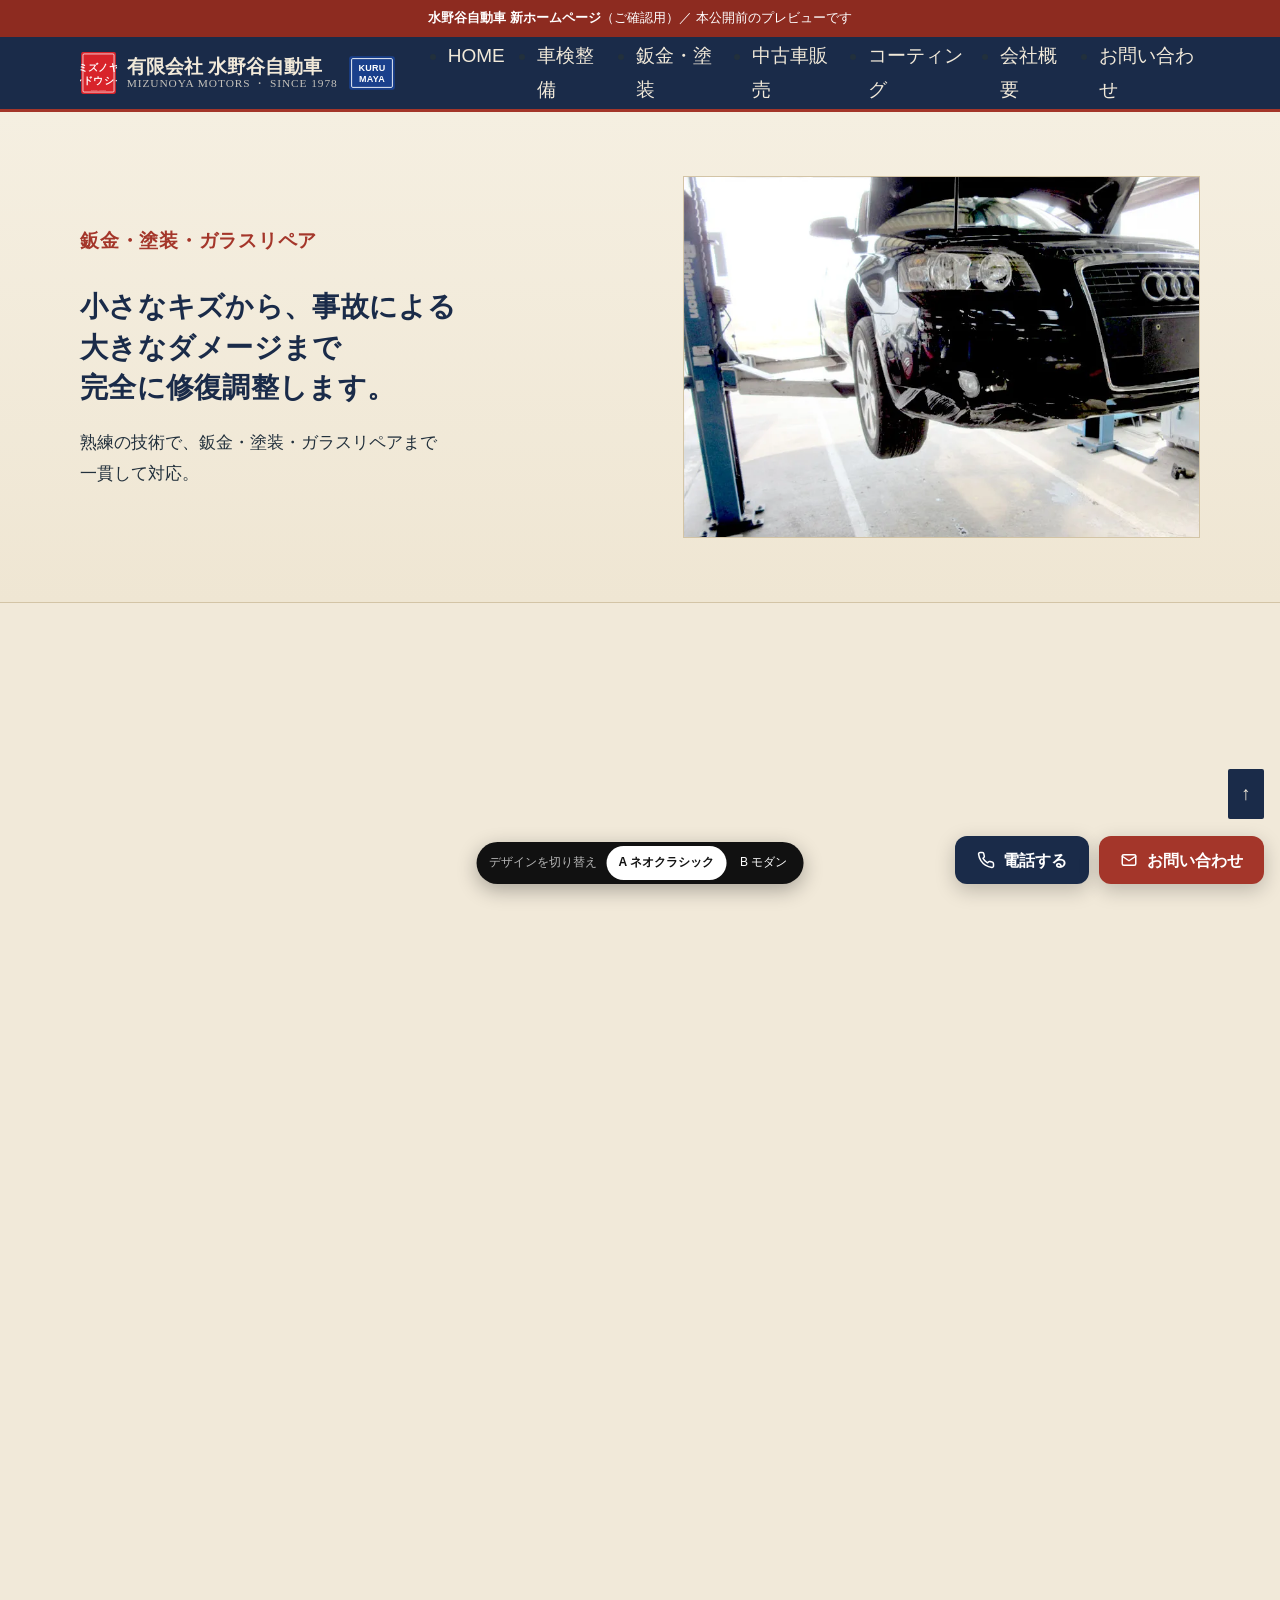
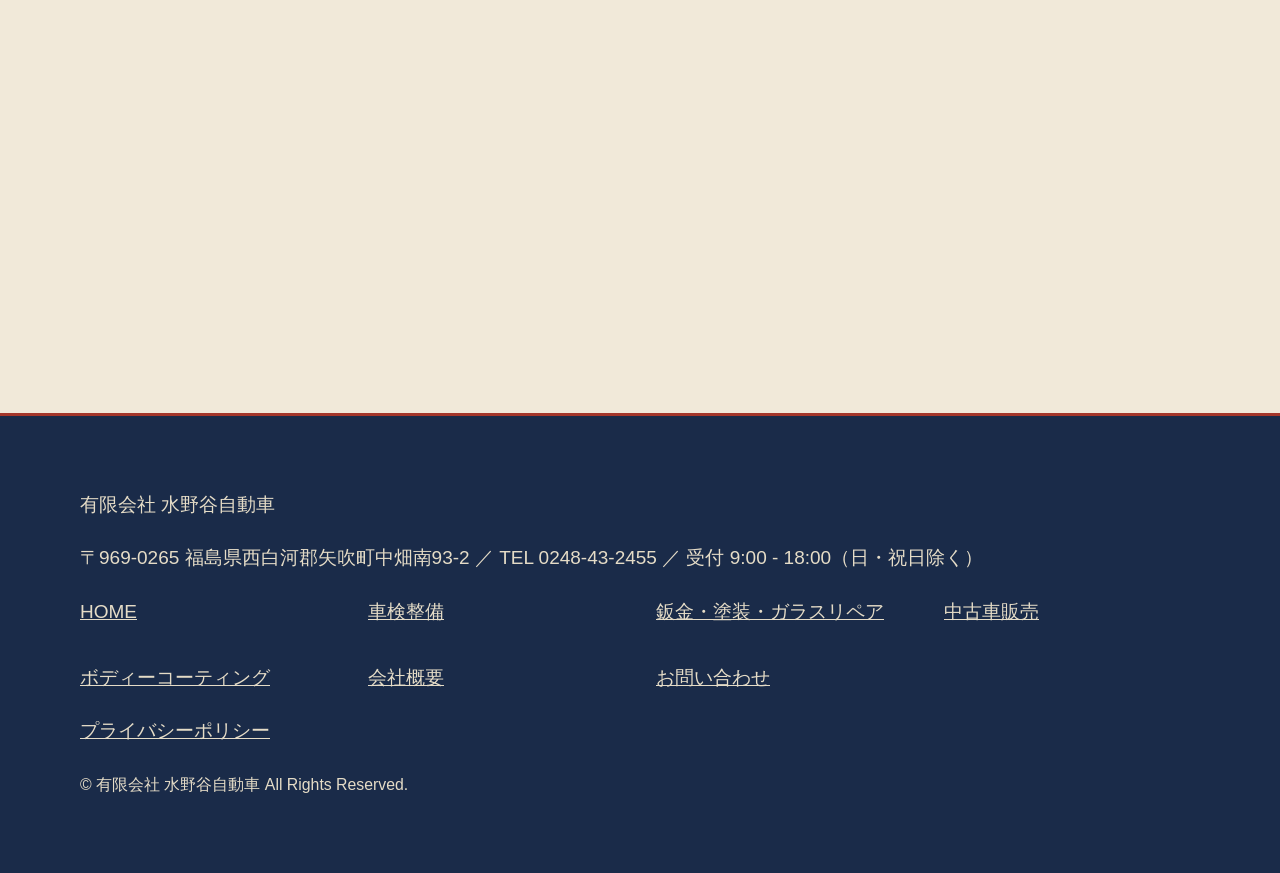
<file: subpages/repair.html>
<!DOCTYPE html>

<html lang="ja">
<head>
  <meta http-equiv="Cache-Control" content="no-cache, no-store, must-revalidate">
  <meta http-equiv="Pragma" content="no-cache">
  <meta http-equiv="Expires" content="0">
  <meta name="robots" content="noindex,nofollow,noarchive">
<meta charset="utf-8">
<meta name="viewport" content="width=device-width, initial-scale=1">
<title>鈑金・塗装・ガラスリペア | 有限会社 水野谷自動車（矢吹町）</title>
<meta name="description" content="小さなキズから事故による大きなダメージまで完全に修復調整します。損傷確認から組み付けまで9つの修復工程で、見た目も安全性も元通りに。福島県西白河郡矢吹町の水野谷自動車。">
<link rel="stylesheet" href="assets/css/structure.css?v=-2146844181">
<script>(function(){var p=new URLSearchParams(location.search);var s;try{s=localStorage.getItem('mizTheme')}catch(e){}var t=((p.get('theme')||s||'A')+'').toUpperCase();if(t!=='B')t='A';document.documentElement.setAttribute('data-theme',t);document.write('<link id="theme-css" rel="stylesheet" href="assets/css/tokens-'+t+'.css?v=-2146844181">');})();</script>
<noscript><link rel="stylesheet" href="assets/css/tokens-A.css?v=-2146844181"></noscript>
<link rel="icon" href="assets/img/favicon.svg" type="image/svg+xml">
<link rel="canonical" href="https://bunchan-groobeat.github.io/mizunoya-hp/repair.html">
<meta property="og:type" content="website">
<meta property="og:site_name" content="有限会社 水野谷自動車">
<meta property="og:locale" content="ja_JP">
<meta property="og:url" content="https://bunchan-groobeat.github.io/mizunoya-hp/repair.html">
<meta property="og:title" content="鈑金・塗装・ガラスリペア | 有限会社 水野谷自動車（矢吹町）">
<meta property="og:description" content="小さなキズから、事故による大きなダメージまで完全に修復調整します。熟練の技術で鈑金・塗装・ガラスリペアまで一貫して対応。">
<meta property="og:image" content="https://bunchan-groobeat.github.io/mizunoya-hp/assets/img/catch-repair.webp">
<meta name="twitter:card" content="summary_large_image">
<script type="application/ld+json">
[
  { "@context": "https://schema.org", "@type": "Service", "serviceType": "鈑金・塗装・ガラスリペア",
    "provider": { "@type": "AutoRepair", "@id": "https://bunchan-groobeat.github.io/mizunoya-hp/#business", "name": "有限会社 水野谷自動車" },
    "areaServed": { "@type": "AdministrativeArea", "name": "福島県西白河郡矢吹町およびその周辺" },
    "url": "https://bunchan-groobeat.github.io/mizunoya-hp/repair.html",
    "description": "小さなキズから事故による大きなダメージまで、鈑金・塗装・ガラスリペアを一貫して対応。9つの修復工程で見た目と安全性を元通りに修復調整します。" },
  { "@context": "https://schema.org", "@type": "BreadcrumbList", "itemListElement": [
    { "@type": "ListItem", "position": 1, "name": "HOME", "item": "https://bunchan-groobeat.github.io/mizunoya-hp/" },
    { "@type": "ListItem", "position": 2, "name": "鈑金・塗装", "item": "https://bunchan-groobeat.github.io/mizunoya-hp/repair.html" } ] }
]
</script>
</head>
<body>
<div style="position:sticky;top:0;z-index:99999;background:#8d2b20;color:#fff;padding:8px 12px;font-size:13px;line-height:1.6;text-align:center;font-family:system-ui,sans-serif">
  <strong>水野谷自動車 新ホームページ</strong>（ご確認用）／ 本公開前のプレビューです
</div>
<a class="skip-link" href="#main">本文へスキップ</a>

<!-- 共通ヘッダー（ページ型ナビ・カンプ準拠） -->
<header class="site-header">
  <div class="wrap">
    <a class="site-logo" href="index.html">
      <img class="logo-mark" src="assets/img/logo-temp.svg" alt="" width="40" height="48">
      <span class="logo-text"><span class="logo-ja">有限会社 水野谷自動車</span><span class="logo-en">MIZUNOYA MOTORS ・ SINCE 1978</span></span>
      <img class="logo-badge" src="assets/img/badge-temp.svg" alt="KURU MAYA" width="52" height="39">
    </a>
    <button class="nav-toggle" aria-expanded="false" aria-controls="global-nav">メニュー</button>
    <nav class="global-nav" id="global-nav" aria-label="グローバルナビ">
      <ul>
        <li><a href="index.html">HOME</a></li>
        <li><a href="maintenance.html">車検整備</a></li>
        <li><a href="repair.html" aria-current="page">鈑金・塗装</a></li>
        <li><a href="usedcar-sales.html">中古車販売</a></li>
        <li><a href="coating.html">コーティング</a></li>
        <li><a href="company.html">会社概要</a></li>
        <li><a href="contact.html">お問い合わせ</a></li>
      </ul>
    </nav>
  </div>
</header>

<main id="main">
  <!-- ヒーロー（カンプ03：左コピー＋右に損傷車の実写） -->
  <section class="hero sub-hero repair-hero" aria-labelledby="ph-title">
    <div class="wrap">
      <div class="hero-text stack">
        <p class="sub-label">鈑金・塗装・ガラスリペア</p>
        <h1 id="ph-title" class="hero-copy">小さなキズから、事故による<br>大きなダメージまで<br>完全に修復調整します。</h1>
        <p class="hero-lead">熟練の技術で、鈑金・塗装・ガラスリペアまで<br>一貫して対応。</p>
      </div>
      <figure class="hero-media"><img src="assets/img/catch-repair.webp" alt="事故によりフロント部を損傷した車両の修復作業" width="800" height="559"></figure>
    </div>
  </section>

  <!-- 修復工程（カンプ03：REPAIR & PAINT／9工程・PC3列） -->
  <section class="section flow" aria-labelledby="flow-title">
    <div class="wrap">
      <div class="stack center">
        <p class="en-label">REPAIR &amp; PAINT</p>
        <h2 id="flow-title">修復工程</h2>
      </div>
      <ol class="flow-list grid cols-3">
        <li class="flow-item">
          <p class="flow-head"><span class="flow-no">01</span><span class="flow-title">損傷部分の確認</span></p>
          <img class="flow-photo" src="assets/img/demo-wp/bankin01.jpg" alt="損傷したリアフェンダーのキズを確認する" loading="lazy" width="800" height="600">
          <p class="flow-text">損傷の状態や範囲を確認し、修復方法や必要な作業を判断します。</p>
        </li>
        <li class="flow-item">
          <p class="flow-head"><span class="flow-no">02</span><span class="flow-title">付属部分の取り外し分解</span></p>
          <img class="flow-photo" src="assets/img/demo-wp/bankin04.jpg" alt="バンパーやランプ類を取り外して分解した車体" loading="lazy" width="800" height="600">
          <p class="flow-text">作業しやすいように、付属部品を取り外し分解します。</p>
        </li>
        <li class="flow-item">
          <p class="flow-head"><span class="flow-no">03</span><span class="flow-title">叩き出し・粗出し作業</span></p>
          <img class="flow-photo" src="assets/img/demo-wp/bankin03.jpg" alt="鈑金の引き出しに使用する溶接機" loading="lazy" width="800" height="533">
          <p class="flow-text">叩き出し・引き出し・ならし等の鈑金作業を行います。</p>
        </li>
        <li class="flow-item">
          <p class="flow-head"><span class="flow-no">04</span><span class="flow-title">パテ付け作業</span></p>
          
          <img class="flow-photo" src="assets/img/placeholder/coming-soon-4x3.svg" alt="パテ付け作業の写真は準備中です" loading="lazy" width="800" height="600">
          <p class="flow-text">表面がほぼ元の状態まで復元された所でパテを薄く付けます。（パテ付けは最後の補修ですので、薄く付けます。）</p>
        </li>
        <li class="flow-item">
          <p class="flow-head"><span class="flow-no">05</span><span class="flow-title">下地処理作業</span></p>
          <!-- ★素材待ち枠［③-2］仮公開用プレースホルダ（同上・後日実写差し替え前提）。 -->
          <img class="flow-photo" src="assets/img/placeholder/coming-soon-4x3.svg" alt="下地処理作業の写真は準備中です" loading="lazy" width="800" height="600">
          <p class="flow-text">パテが乾いたところで表面をサンドペーパーで粗目〜細目で研ぎ上げます。</p>
        </li>
        <li class="flow-item">
          <p class="flow-head"><span class="flow-no">06</span><span class="flow-title">下塗り作業・マスキング</span></p>
          <img class="flow-photo" src="assets/img/demo-wp/bankin05.jpg" alt="塗装箇所以外を新聞紙とテープでマスキングした状態" loading="lazy" width="800" height="600">
          <p class="flow-text">車体に合わせて塗料の色を調整します。養生は丁寧に行い、塗装箇所以外に塗料が付着しないようマスキングして上で塗装します。</p>
        </li>
        <li class="flow-item">
          <p class="flow-head"><span class="flow-no">07</span><span class="flow-title">塗装作業</span></p>
          <img class="flow-photo" src="assets/img/demo-wp/bankin06.jpg" alt="全体を養生し塗装を行った車体" loading="lazy" width="800" height="600">
          <p class="flow-text">ベースカラーを3層以上塗装し、トップコート（クリア）を3層以上、合計6層以上の塗料の吹き付けを行い、さらに乾燥します。（現車は3コートのため同ドアまでボカシ塗装）</p>
        </li>
        <li class="flow-item">
          <p class="flow-head"><span class="flow-no">08</span><span class="flow-title">磨き作業</span></p>
          <img class="flow-photo" src="assets/img/demo-wp/bankin08.jpg" alt="磨き作業に使用するポリッシャーとバフ" loading="lazy" width="800" height="533">
          <p class="flow-text">十分に乾燥させて塗膜の硬度を高めます。乾燥したら、車体の色が統一になるように磨きます。</p>
        </li>
        <li class="flow-item">
          <p class="flow-head"><span class="flow-no">09</span><span class="flow-title">組み付け作業</span></p>
          <img class="flow-photo" src="assets/img/demo-wp/bankin09.jpg" alt="部品を組み付け、点検を終えた修復後の車両" loading="lazy" width="800" height="600">
          <p class="flow-text">処理した部品を取り付け、正常に起動するかどうか確認、点検します。</p>
        </li>
      </ol>
    </div>
  </section>

  <!-- 修復事例 BEFORE / AFTER（カンプ03：3セット） -->
  <section class="section cases" aria-labelledby="cases-title">
    <div class="wrap">
      <div class="stack center">
        <p class="en-label">BEFORE / AFTER</p>
        <h2 id="cases-title">修復事例</h2>
      </div>
      
      <ul class="ba-list grid cols-3 is-single">
        <li class="ba-item">
          <div class="ba-pair">
            <figure class="ba-cell">
              <img src="assets/img/demo-wp/bankin01.jpg" alt="修復前：リアフェンダーのキズとへこみ" loading="lazy" width="800" height="600">
              <figcaption class="ba-tag ba-before">BEFORE</figcaption>
            </figure>
            <span class="ba-arrow" aria-hidden="true">▶</span>
            <figure class="ba-cell">
              <img src="assets/img/demo-wp/bankin07.jpg" alt="修復後：塗装まで仕上げた同じリアフェンダー" loading="lazy" width="800" height="600">
              <figcaption class="ba-tag ba-after">AFTER</figcaption>
            </figure>
          </div>
        </li>
        
      </ul>
      <div class="stack center closing">
        <p class="closing-lead">確かな技術と丁寧な仕事で、見た目も安全性も元通りに。</p>
        <p class="closing-sub">小さなキズから事故修理まで、安心してお任せください。</p>
      </div>
    </div>
  </section>

  <!-- CTA帯（カンプ03） -->
  <section class="section cta" aria-labelledby="cta-title">
    <div class="wrap stack">
      <h2 id="cta-title">キズ・へこみ・事故修理のご相談はお気軽に</h2>
      <p>受付時間 9:00 - 18:00 ／ 日・祝日除く</p>
      <div class="cta-actions">
        <a class="tel-box ico-tel" href="tel:0248-43-2455">
          <span class="tel-cap">お電話でのお問い合わせ</span>
          <span class="tel-no">0248-43-2455</span>
        </a>
        <a class="btn btn-tel form-box ico-mail" href="contact.html">
          <span class="fb-head">お問い合わせフォーム</span>
          <span class="fb-sub">24時間受付中</span>
        </a>
      </div>
    </div>
  </section>
</main>

<!-- 共通フッター -->
<footer class="site-footer">
  <div class="wrap stack">
    <p>有限会社 水野谷自動車</p>
    <p>〒969-0265 福島県西白河郡矢吹町中畑南93-2 ／ TEL 0248-43-2455 ／ 受付 9:00 - 18:00（日・祝日除く）</p>
    <nav aria-label="フッターナビ"><ul class="grid cols-4">
      <li><a href="index.html">HOME</a></li>
      <li><a href="maintenance.html">車検整備</a></li>
      <li><a href="repair.html">鈑金・塗装・ガラスリペア</a></li>
      <li><a href="usedcar-sales.html">中古車販売</a></li>
      <li><a href="coating.html">ボディーコーティング</a></li>
      <li><a href="company.html">会社概要</a></li>
      <li><a href="contact.html">お問い合わせ</a></li>
    </ul></nav>
    <p class="footer-sub"><a href="privacy.html">プライバシーポリシー</a></p>
    <p><small>&copy; 有限会社 水野谷自動車 All Rights Reserved.</small></p>
  </div>
</footer>

<nav class="fixed-cta" aria-label="お問い合わせの固定メニュー">
  <a class="fc-btn fc-tel ico-tel" href="tel:0248-43-2455">電話する</a>
  <a class="fc-btn fc-mail ico-mail" href="contact.html">お問い合わせ</a>
</nav>
<a class="return-top" href="#top" aria-label="ページ上部へ戻る">↑</a>
<script src="assets/js/site.js?v=-2146844181"></script>
</body>
</html>
</file>
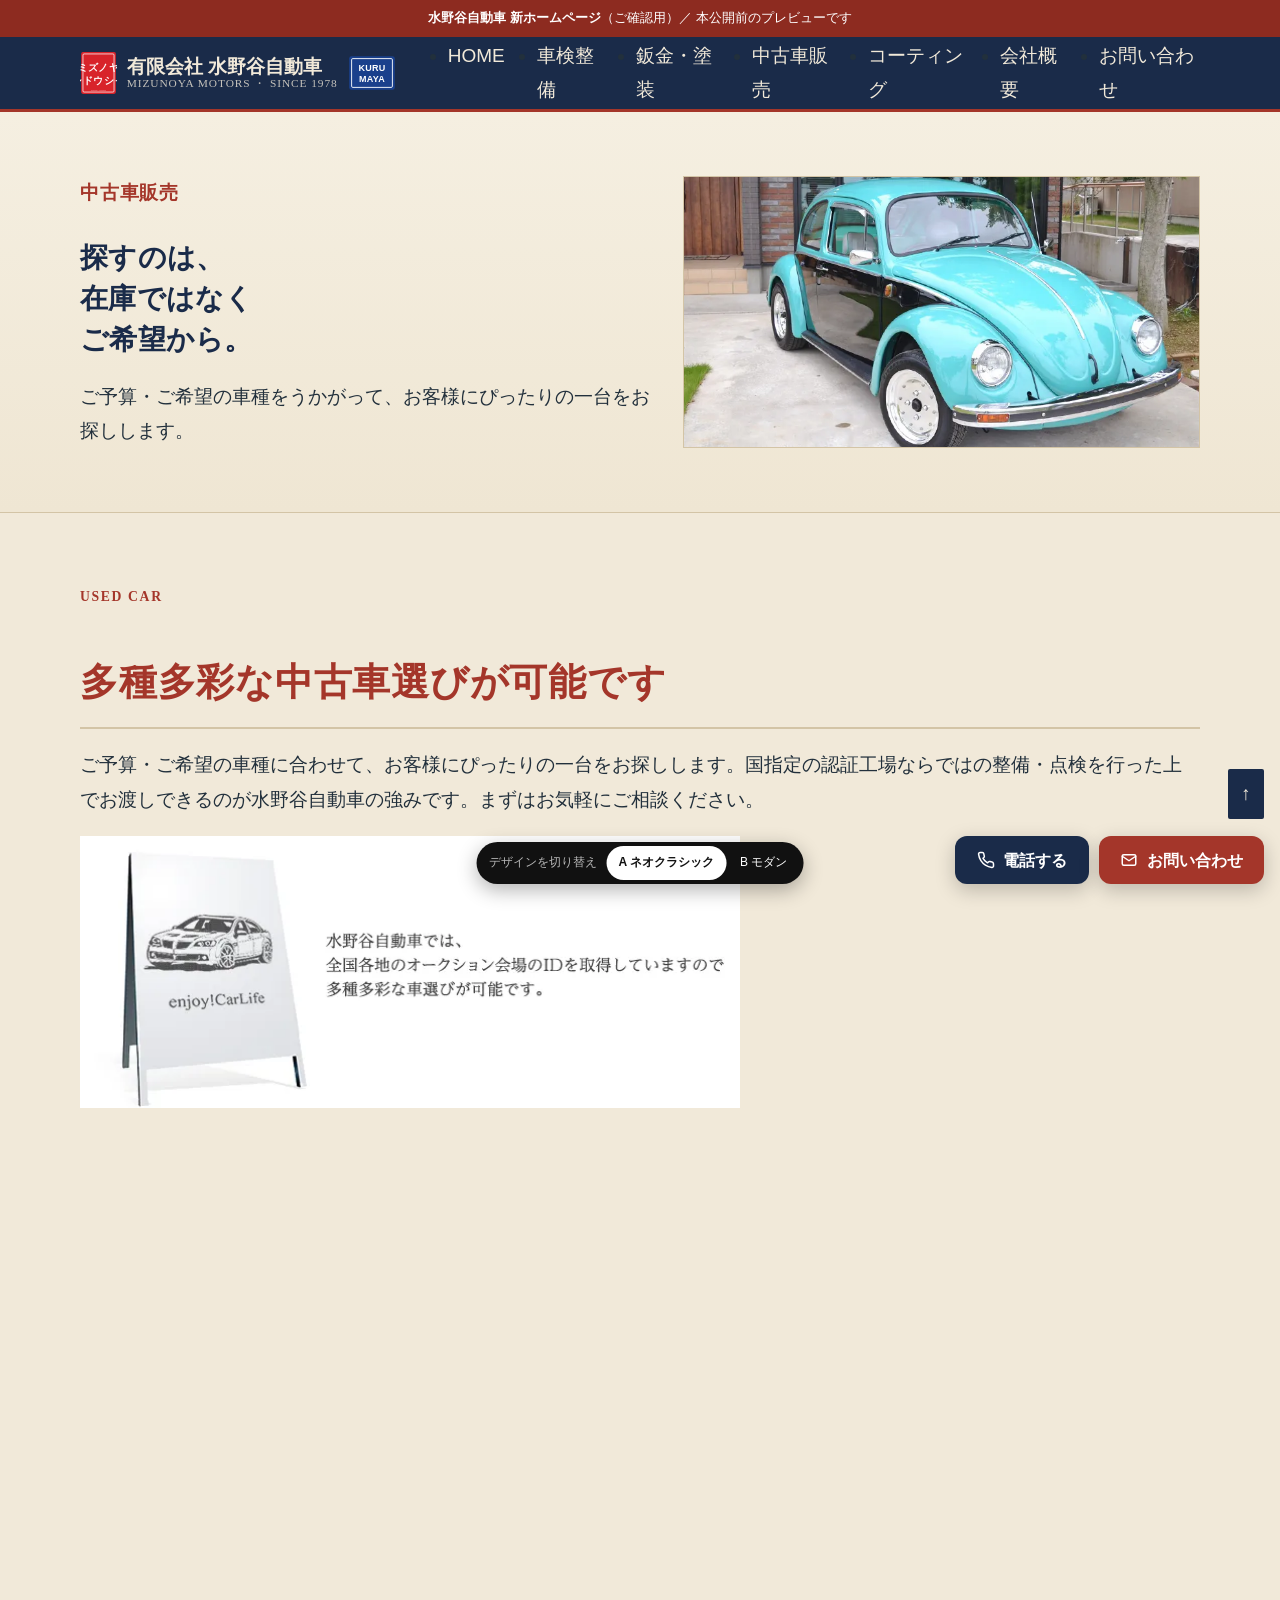
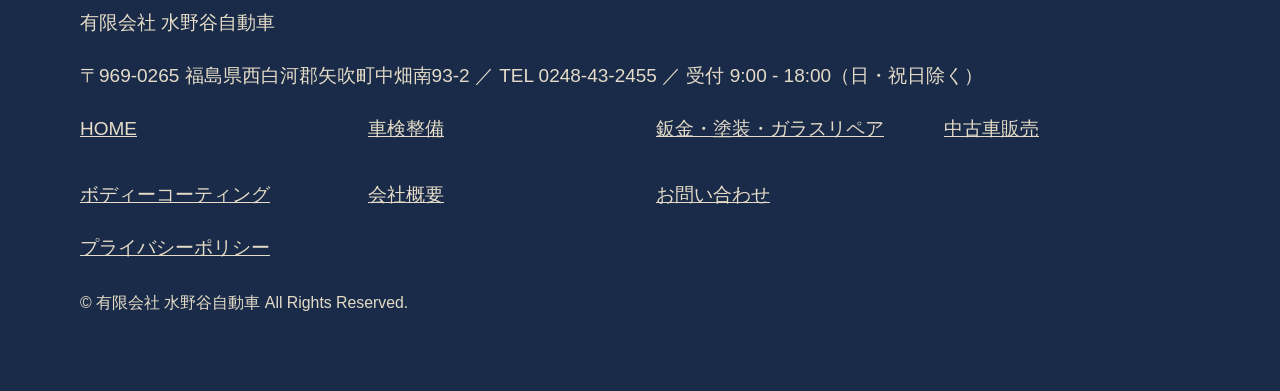
<file: subpages/usedcar-sales.html>
<!DOCTYPE html>

<html lang="ja">
<head>
  <meta http-equiv="Cache-Control" content="no-cache, no-store, must-revalidate">
  <meta http-equiv="Pragma" content="no-cache">
  <meta http-equiv="Expires" content="0">
  <meta name="robots" content="noindex,nofollow,noarchive">
<meta charset="utf-8">
<meta name="viewport" content="width=device-width, initial-scale=1">
<title>中古車販売 | 有限会社 水野谷自動車（矢吹町）</title>
<meta name="description" content="有限会社 水野谷自動車の中古車販売。ご予算・ご希望の車種をうかがい、お客様にぴったりの一台をお探しします。国指定の認証工場ならではの整備・点検を行ってお渡しします。">
<link rel="stylesheet" href="assets/css/structure.css?v=-2146844181">
<script>(function(){var p=new URLSearchParams(location.search);var s;try{s=localStorage.getItem('mizTheme')}catch(e){}var t=((p.get('theme')||s||'A')+'').toUpperCase();if(t!=='B')t='A';document.documentElement.setAttribute('data-theme',t);document.write('<link id="theme-css" rel="stylesheet" href="assets/css/tokens-'+t+'.css?v=-2146844181">');})();</script>
<noscript><link rel="stylesheet" href="assets/css/tokens-A.css?v=-2146844181"></noscript>
<link rel="icon" href="assets/img/favicon.svg" type="image/svg+xml">
<link rel="canonical" href="https://bunchan-groobeat.github.io/mizunoya-hp/usedcar-sales.html">
<meta property="og:type" content="website">
<meta property="og:site_name" content="有限会社 水野谷自動車">
<meta property="og:locale" content="ja_JP">
<meta property="og:url" content="https://bunchan-groobeat.github.io/mizunoya-hp/usedcar-sales.html">
<meta property="og:title" content="中古車販売 | 有限会社 水野谷自動車（矢吹町）">
<meta property="og:description" content="ご予算・ご希望の車種をうかがってお探しします。認証工場ならではの整備・点検を行ってお渡しします。">
<meta property="og:image" content="https://bunchan-groobeat.github.io/mizunoya-hp/assets/img/mv3.webp">
<meta name="twitter:card" content="summary_large_image">
<script type="application/ld+json">
[
  { "@context": "https://schema.org", "@type": "Service", "serviceType": "中古車販売(相談窓口型)",
    "provider": { "@type": "AutoRepair", "@id": "https://bunchan-groobeat.github.io/mizunoya-hp/#business", "name": "有限会社 水野谷自動車" },
    "areaServed": { "@type": "AdministrativeArea", "name": "福島県西白河郡矢吹町およびその周辺" },
    "url": "https://bunchan-groobeat.github.io/mizunoya-hp/usedcar-sales.html",
    "description": "在庫一覧は設けず、ご希望の車種・ご予算をうかがってお探しする相談窓口型の中古車販売です。" },
  { "@context": "https://schema.org", "@type": "BreadcrumbList", "itemListElement": [
    { "@type": "ListItem", "position": 1, "name": "HOME", "item": "https://bunchan-groobeat.github.io/mizunoya-hp/" },
    { "@type": "ListItem", "position": 2, "name": "中古車販売", "item": "https://bunchan-groobeat.github.io/mizunoya-hp/usedcar-sales.html" } ] }
]
</script>
</head>
<body>
<div style="position:sticky;top:0;z-index:99999;background:#8d2b20;color:#fff;padding:8px 12px;font-size:13px;line-height:1.6;text-align:center;font-family:system-ui,sans-serif">
  <strong>水野谷自動車 新ホームページ</strong>（ご確認用）／ 本公開前のプレビューです
</div>
<a class="skip-link" href="#main">本文へスキップ</a>

<!-- 共通ヘッダー（下層5ページと同一） -->
<header class="site-header">
  <div class="wrap">
    <a class="site-logo" href="index.html">
      <img class="logo-mark" src="assets/img/logo-temp.svg" alt="" width="40" height="48">
      <span class="logo-text"><span class="logo-ja">有限会社 水野谷自動車</span><span class="logo-en">MIZUNOYA MOTORS ・ SINCE 1978</span></span>
      <img class="logo-badge" src="assets/img/badge-temp.svg" alt="KURU MAYA" width="52" height="39">
    </a>
    <button class="nav-toggle" aria-expanded="false" aria-controls="global-nav">メニュー</button>
    <nav class="global-nav" id="global-nav" aria-label="グローバルナビ">
      <ul>
        <li><a href="index.html">HOME</a></li>
        <li><a href="maintenance.html">車検整備</a></li>
        <li><a href="repair.html">鈑金・塗装</a></li>
        <li><a href="usedcar-sales.html" aria-current="page">中古車販売</a></li>
        <li><a href="coating.html">コーティング</a></li>
        <li><a href="company.html">会社概要</a></li>
        <li><a href="contact.html">お問い合わせ</a></li>
      </ul>
    </nav>
  </div>
</header>

<main id="main">
  <!-- ヒーロー（下層共通の sub-hero。写真は認証工場の作業風景＝整備してから渡すという主張の裏づけ） -->
  <section class="hero sub-hero" aria-labelledby="uc-title">
    <div class="wrap">
      <div class="hero-text stack">
        <p class="sub-label">中古車販売</p>
        
        <h1 id="uc-title" class="hero-copy">探すのは、<br>在庫ではなく<br>ご希望から。</h1>
        <p class="hero-lead">ご予算・ご希望の車種をうかがって、お客様にぴったりの一台をお探しします。</p>
      </div>
      <figure class="hero-media">
        <img src="assets/img/mv3.webp" alt="水野谷自動車が手がけた復元済みのクラシックカー" width="1000" height="640">
        
      </figure>
    </div>
  </section>

  <!-- 見出し＋リード（内容は現行公開版から継承） -->
  <section class="section" aria-labelledby="uc-lead-title">
    <div class="wrap stack">
      <p class="en-label">USED CAR</p>
      <h2 id="uc-lead-title">多種多彩な中古車選びが可能です</h2>
      <p class="hero-lead">ご予算・ご希望の車種に合わせて、お客様にぴったりの一台をお探しします。国指定の認証工場ならではの整備・点検を行った上でお渡しできるのが水野谷自動車の強みです。まずはお気軽にご相談ください。</p>
      <figure><img src="assets/img/usedcar-caption.webp" alt="中古車販売" loading="lazy" width="660" height="200"></figure>
    </div>
  </section>

  <!-- 探し方の3ステップ（在庫一覧を持たない相談窓口型を、お客様目線で言い直したもの） -->
  <section class="section" aria-labelledby="uc-flow-title">
    <div class="wrap stack">
      <p class="en-label">HOW IT WORKS</p>
      <h2 id="uc-flow-title">お探しするまでの流れ</h2>
      <div class="grid cols-3">
        <div class="feature-block stack">
          <h3>1. ご希望をお聞かせください</h3>
          <p>車種・年式・ご予算・お使いになる場面（通勤／お買い物／雪道など）をうかがいます。決まっていなくても大丈夫です。</p>
        </div>
        <div class="feature-block stack">
          <h3>2. お探しします</h3>
          <p>条件に合う一台をお探しし、車両の状態とお見積りをあわせてご報告します。</p>
        </div>
        <div class="feature-block stack">
          <h3>3. 整備してお渡しします</h3>
          <p>国指定の認証工場として点検・整備を行ってからお渡しします。ご納車後の車検・整備もそのままお任せいただけます。</p>
        </div>
      </div>
    </div>
  </section>

  <!-- 在庫車両の写真（素材待ち・他ページと同じ扱い） -->
  <section class="section" aria-labelledby="uc-stock-title">
    <div class="wrap stack">
      <p class="en-label">STOCK</p>
      <h2 id="uc-stock-title">在庫車両</h2>
      <figure><img src="assets/img/placeholder/coming-soon-16x10.svg" alt="在庫車両の写真は準備中です" loading="lazy" width="800" height="500"></figure>
      <p class="note-demo center">在庫状況はその時々で変わります。お探しの車種がお決まりの方も、まだ迷っている方も、お気軽にお問い合わせください。</p>
    </div>
  </section>

  <!-- CTA帯（下層共通） -->
  <section class="section cta" aria-labelledby="uc-cta-title">
    <div class="wrap stack">
      <h2 id="uc-cta-title">中古車をお探しの方はお気軽に</h2>
      <p>ご予算・ご希望の条件をお聞かせください（受付時間 9:00 - 18:00 ／ 日・祝日除く）</p>
      <div class="cta-actions">
        <a class="tel-box ico-tel" href="tel:0248-43-2455">
          <span class="tel-cap">お電話でのお問い合わせ</span>
          <span class="tel-no">0248-43-2455</span>
        </a>
        <a class="btn btn-tel form-box ico-mail" href="contact.html">
          <span class="fb-head">お問い合わせフォーム</span>
          <span class="fb-sub">24時間受付中</span>
        </a>
      </div>
    </div>
  </section>
</main>

<!-- 共通フッター（下層5ページと同一） -->
<footer class="site-footer">
  <div class="wrap stack">
    <p>有限会社 水野谷自動車</p>
    <p>〒969-0265 福島県西白河郡矢吹町中畑南93-2 ／ TEL 0248-43-2455 ／ 受付 9:00 - 18:00（日・祝日除く）</p>
    <nav aria-label="フッターナビ"><ul class="grid cols-4">
      <li><a href="index.html">HOME</a></li>
      <li><a href="maintenance.html">車検整備</a></li>
      <li><a href="repair.html">鈑金・塗装・ガラスリペア</a></li>
      <li><a href="usedcar-sales.html">中古車販売</a></li>
      <li><a href="coating.html">ボディーコーティング</a></li>
      <li><a href="company.html">会社概要</a></li>
      <li><a href="contact.html">お問い合わせ</a></li>
    </ul></nav>
    <p class="footer-sub"><a href="privacy.html">プライバシーポリシー</a></p>
    <p><small>&copy; 有限会社 水野谷自動車 All Rights Reserved.</small></p>
  </div>
</footer>

<nav class="fixed-cta" aria-label="お問い合わせの固定メニュー">
  <a class="fc-btn fc-tel ico-tel" href="tel:0248-43-2455">電話する</a>
  <a class="fc-btn fc-mail ico-mail" href="contact.html">お問い合わせ</a>
</nav>
<a class="return-top" href="#top" aria-label="ページ上部へ戻る">↑</a>
<script src="assets/js/site.js?v=-2146844181"></script>
</body>
</html>
</file>
<file: subpages/assets/css/structure.css>
/* =========================================================
   水野谷自動車HP 新版 — 構造CSS（A/B共通・デザイン非依存）
   2026-07-30 ルイージ作成（Lane A）
   ---------------------------------------------------------
   ★このファイルには「A/Bで割れる装飾（色・書体・影・角丸・具体的な余白の作り込み）」は書かない。
     書いてよいのは：リセット／ボックスモデル／レイアウト骨格（grid/flex）／レスポンシブ／
     アクセシビリティ（可視フォーカス等）／構造的な間隔スケールのみ。
   ★色・書体は下の :root プレースホルダ（グレースケール仮）を参照する。
     8/1の社長A/B選定後、design-tokens.css（別ファイル）で上書きして確定させる想定。
========================================================= */

/* ---- デザイントークン（プレースホルダ・グレースケール仮） ---- */
/* ※本番の色/書体は A/B 選定後に design-tokens.css で上書きする。ここは骨格を成立させるための最小仮値。 */
:root{
  --color-text: #1a1a1a;          /* 仮 */
  --color-bg: #ffffff;            /* 仮 */
  --color-muted: #666666;         /* 仮 */
  --color-line: #dddddd;          /* 仮 */
  --color-brand: #555555;         /* 仮（A/Bで確定） */
  --color-accent: #333333;        /* 仮（A/Bで確定） */
  --font-base: system-ui, -apple-system, "Hiragino Sans", "Yu Gothic", sans-serif; /* 仮 */
  --font-head: var(--font-base);  /* 仮（A/Bで見出し書体を確定） */

  /* 構造トークン（デザイン非依存・確定でよい） */
  /* ★★2026-08-10 真因の是正：「画像以外が小さい」の原因はコンテナ幅だった。★★
     社長の環境（CSS幅 約3840px＝4K）では上限1560pxで頭打ちになり、
     コンテンツが画面の41%に収まって左右が広大に空いていた
     （太郎の環境1919pxでは75%を使えていたため気づけなかった）。
     写真だけ width:100% で画面幅に追従するので、対比で文字が小さく見える。
     → 上限を 1560px → 2000px へ。4K画面で52%まで使えるようになる。
     ★上限を外さない理由：長い文章の1行が伸びすぎると読みにくい（日本語は40〜50文字が限度）。
       文章が長い箇所は個別に max-width を当てている（例：ヒーローの文字ブロック820px）。 */
  /* ★★2026-08-10 確定：「太郎の環境（CSS 1919px）の見え方がベスト」と社長判断。★★
     その環境ではコンテナが画面の74%（1420px）だった。この比率を画面幅に比例させる。
     上限2900pxは 4K（3840px）で 74% を確保できる値。
       1919px → 1420px（74%）＝太郎の環境そのまま
       2560px → 1894px（74%）
       3840px → 2842px（74%）＝社長の環境で太郎と同じ比率になる */
  --wrap-max: clamp(1120px, 74vw, 2900px);
  --gap: clamp(16px, 3vw, 32px);
  --section-y: clamp(40px, 6vw, 72px);   /* カンプ密度に合わせ過剰余白を抑制 */
  --header-h: 64px;
}

/* ---- リセット ---- */
*,*::before,*::after{ box-sizing:border-box; }
html{
  -webkit-text-size-adjust:100%; scroll-behavior:smooth;
  /* ★2026-08-10 社長指摘「画像以外が小さい」の是正。
     原因：基準フォントサイズを指定していなかったため、どんな大画面でもブラウザ既定の16pxのまま。
           写真は width:100% で画面幅に追従するので、大きな画面では写真だけが大きくなり、
           文字が取り残されて小さく見えていた。
     対策：基準を画面幅に連動させる。rem 指定の文字（本文・見出し・ラベル）がまとめて追従する。
     ★下限16pxは維持（小さい画面で読めなくならないように）。上限20pxで止める（際限なく大きくしない）。 */
  /* ★★2026-08-10 再是正：社長の環境はCSS上「約960px幅」として扱われている★★
     （高解像度モニタ／OSの拡大設定のため。スクリーンショットの実測から逆算した）。
     1.15vw だと 960px では 11px しか出ず、下限17pxのまま＝小さく見えていた。
     ・下限を18pxに上げる（960px相当の環境で効く値）
     ・係数を1.3vwに上げ、1568px付近で20px、1920pxで21pxに届かせる
     ★vw だけに頼ると「画面が広い＝文字も大きい」前提になるが、
       高DPI環境では画面が物理的に大きくても vw の値は小さい。下限側が効く設計にする。 */
  /* ★★2026-08-10 三度目の是正：上限21pxで止まっていたのが原因の可能性が高い。★★
     社長の画面では「太郎の画面より小さい」＝社長の環境の方がCSS幅が広く、
     vwの値が上限に達して頭打ちになっていたと考えられる（4K相当の可能性）。
     ・上限を 21px → 28px へ引き上げ、広い画面でも伸びるようにする
     ・係数は 1.3vw → 0.68vw に下げる（そうしないと中間の画面で急に大きくなる）
     ★プレビュー入口に画面幅の診断表示を入れた。実測値が分かり次第、この数値を確定させる。 */
  /* ★★2026-08-10 確定：太郎の環境（1919px）で基準19px＝画面幅の0.99%。
     この比率をそのまま係数にする。これで社長の環境（3840px）では38pxになり、
     太郎の画面と「同じ比率」＝同じ見え方になる。
       下限19px … 狭い画面（スマホ〜1920px）では19pxを保つ＝太郎の環境の値
       上限40px … 際限なく大きくしない歯止め（4Kで38pxなので実質かからない） */
  font-size:clamp(19px, 0.99vw, 40px);
}
body{ margin:0; font-family:var(--font-base); color:var(--color-text); background:var(--color-bg); line-height:1.8; }
img,svg,video{ max-width:100%; height:auto; display:block; }
a{ color:inherit; }
h1,h2,h3,h4,p,ul,ol,figure{ margin:0; }
ul[class]{ list-style:none; padding:0; }
button{ font:inherit; cursor:pointer; }

/* ---- 可読性・アクセシビリティ ---- */
:focus-visible{ outline:2px solid var(--color-accent); outline-offset:2px; }
.visually-hidden{ position:absolute; width:1px; height:1px; padding:0; margin:-1px; overflow:hidden; clip:rect(0 0 0 0); white-space:nowrap; border:0; }
.skip-link{ position:absolute; left:8px; top:-40px; background:var(--color-bg); padding:8px 12px; transition:top .2s; z-index:1000; }
.skip-link:focus{ top:8px; }

/* ---- レイアウト骨格 ---- */
.wrap{ width:min(100% - 2*var(--gap), var(--wrap-max)); margin-inline:auto; }
.section{ padding-block:var(--section-y); }
.stack > * + *{ margin-top:1em; }
.grid{ display:grid; gap:var(--gap); }
.cols-2{ grid-template-columns:repeat(2, 1fr); }
.cols-3{ grid-template-columns:repeat(3, 1fr); }
.cols-4{ grid-template-columns:repeat(4, 1fr); }

/* ---- ヘッダー/ナビ（骨格） ---- */
.site-header{ position:sticky; top:0; z-index:100; background:var(--color-bg); border-bottom:1px solid var(--color-line); }
.site-header .wrap{ display:flex; align-items:center; justify-content:space-between; min-height:var(--header-h); }
.global-nav ul{ display:flex; gap:var(--gap); }
.nav-toggle{ display:none; background:none; border:1px solid var(--color-line); padding:8px 12px; }

/* ---- ナビの下層メニュー（★2026-08-14 社長決定・案B） ----
   ★JSを使わない。`:hover` に加えて `:focus-within` を入れているのでキーボード操作でも開く。
     JSに頼ると、読み込み失敗時に4ページへ行けなくなる（このサイトの方針＝機能はCSSで閉じる）。
   ★親項目もリンクのまま（#service）＝押せば必ずどこかへ行ける。
     「押しても開くだけで進めない」親メニューにしない。 */
.global-nav .has-sub{ position:relative; }
/* 下層があることの合図。文字なので拡大しても崩れない */
.global-nav .has-sub > a::after{ content:'▾'; margin-left:.35em; font-size:.85em; }
.global-nav .sub-menu{
  display:none;
  position:absolute;
  top:100%;
  left:0;
  z-index:120;
  flex-direction:column;
  gap:0;
  min-width:15em;
  padding:.4em 0;
  box-shadow:0 8px 24px rgba(0,0,0,.18);
}
.global-nav .has-sub:hover > .sub-menu,
.global-nav .has-sub:focus-within > .sub-menu{ display:flex; }
.global-nav .sub-menu li{ display:block; }
.global-nav .sub-menu a{ display:block; padding:.6em 1.1em; white-space:nowrap; font-size:.92rem; }
/* 背景はヘッダーの色に合わせる（浮いた板が別の色だと繋がって見えない） */
:root[data-theme="A"] .global-nav .sub-menu{ background:var(--color-brand); }
:root[data-theme="B"] .global-nav .sub-menu{ background:#fff; border:1px solid var(--color-line); }
:root[data-theme] .site-header.hdr--navy .global-nav .sub-menu{ background:#1a2b49; border:0; }
:root[data-theme] .site-header.hdr--white .global-nav .sub-menu{ background:#fff; border:1px solid #d9d9d9; }
:root[data-theme] .global-nav .sub-menu a:hover,
:root[data-theme] .global-nav .sub-menu a:focus-visible{ background:rgba(127,127,127,.18); }

/* ロゴ（カンプ準拠：赤カタカナロゴ＋社名＋KURU MAYAバッジ） */
.site-header{ min-height:auto; }
.site-header .wrap{ min-height:72px; gap:12px; }
.site-logo{ display:flex; align-items:center; gap:10px; text-decoration:none; flex:0 0 auto; }
.logo-mark{ height:44px; width:auto; display:block; }
.logo-badge{ height:36px; width:auto; display:block; }
.logo-text{ display:flex; flex-direction:column; line-height:1.12; }
.logo-ja{ font-weight:800; font-size:1.02rem; white-space:nowrap; }
.logo-en{ font-size:.6rem; letter-spacing:.08em; opacity:.8; white-space:nowrap; }

/* 強み4つ帯 */
.strength-list{ list-style:none; padding:0; }
.st-head{ display:block; font-weight:700; margin-bottom:.3em; }

@media (max-width:900px){ .logo-en{ display:none; } }
@media (max-width:768px){ .logo-badge{ display:none; } .logo-ja{ font-size:.9rem; } .strength-list.cols-4{ grid-template-columns:1fr 1fr; } }

/* ---- カード骨格（サービス一覧など） ---- */
.card{ border:1px solid var(--color-line); padding:var(--gap); display:block; }

/* ---- フッター骨格 ---- */
.site-footer{ border-top:1px solid var(--color-line); padding-block:var(--section-y); }

/* ---- パンくず骨格 ---- */
.breadcrumb{ font-size:.85rem; color:var(--color-muted); padding-block:12px; }
.breadcrumb ol{ display:flex; flex-wrap:wrap; gap:.4em; list-style:none; padding:0; margin:0; }

/* ---- フォーム骨格 ---- */
.form-field{ display:block; }
.form-field label{ display:block; margin-bottom:.3em; }
.form-field input,.form-field textarea,.form-field select{ width:100%; padding:.6em; border:1px solid var(--color-line); font:inherit; }
.form-status{ margin-top:1em; }
.form-status[hidden]{ display:none; }

/* ---- フローティング電話（骨格・位置のみ） ---- */
.floating-tel{ position:fixed; right:16px; bottom:16px; z-index:200; padding:12px 16px; border:1px solid var(--color-line); background:var(--color-bg); }
.return-top{ position:fixed; right:16px; bottom:76px; z-index:200; }

/* ---- レスポンシブ（骨格・スマホファースト） ---- */
@media (max-width: 768px){
  .cols-2,.cols-3,.cols-4{ grid-template-columns:1fr; }
  .global-nav{ display:none; }
  .global-nav.is-open{ display:block; position:absolute; left:0; right:0; top:var(--header-h); background:var(--color-bg); border-bottom:1px solid var(--color-line); }
  .global-nav.is-open ul{ flex-direction:column; padding:var(--gap); }
  .nav-toggle{ display:inline-block; }

  /* 🔴★2026-08-14 是正：スマホでメニューを開いても中身が見えなかった（社長報告）。
     真因＝**文字と地が同じ色**。
       ・開いたパネルの地 …… `background:var(--color-bg)` ＝ テーマAでは #f1e9d9（クリーム）
       ・ナビの文字 ………… tokens-A の `.site-header a{ color:#f1e9d9 }` ＝ 同じクリーム
     ヘッダー本体は濃紺なので文字をクリームにしてあるが、開いたパネルだけ地がクリームに
     変わるため、クリーム文字がクリーム地に乗って消えていた。
     ★テーマB（白地×黒文字）では起きないため、ネオクラシックだけの症状だった。
     → 開いたパネルの地を**ヘッダーと同じ色**にする（文字色を変えるのではなく地を合わせる。
        文字色を変えると、ヘッダーとメニューで文字の色が変わってちぐはぐになる）。 */
  :root[data-theme="A"] .global-nav.is-open{
    background:var(--color-brand);
    border-bottom:1px solid rgba(255,255,255,.25);
  }
  :root[data-theme="B"] .global-nav.is-open{ background:#fff; }
  /* ヘッダー色を切り替えているページ（比較用の hdr--navy / hdr--white）にも追随させる */
  :root[data-theme] .site-header.hdr--navy .global-nav.is-open{ background:#1a2b49; }
  :root[data-theme] .site-header.hdr--white .global-nav.is-open{ background:#fff; }
  /* ★スマホ：下層メニューは浮かせず、その場で常に開いた状態にする（★2026-08-14）。
     タップで開閉する仕掛けにすると「押しても進めない親項目」ができて迷わせる。
     字下げと細い罫で、サービスの下にぶら下がっていることを示す。 */
  .global-nav .sub-menu{
    display:flex;
    position:static;
    min-width:0;
    padding:.2em 0 .2em 1.1em;
    margin-top:.2em;
    background:none !important;
    border:0 !important;
    border-left:2px solid rgba(127,127,127,.35) !important;
    box-shadow:none;
  }
  .global-nav .sub-menu a{ padding:.45em 0; font-size:.88rem; white-space:normal; }
  /* 常に開いているので「▾」は不要 */
  .global-nav .has-sub > a::after{ content:none; }
}
@media (min-width: 769px) and (max-width: 1024px){
  .cols-4{ grid-template-columns:repeat(2, 1fr); }
}

/* ---- A/B比較トグル（提示・比較用。最終版では削除） ---- */
.theme-toggle{ position:fixed; left:50%; bottom:16px; transform:translateX(-50%); z-index:500;
  display:flex; align-items:center; gap:2px; background:#111; color:#fff; padding:4px; border-radius:999px;
  font-size:12px; box-shadow:0 6px 20px rgba(0,0,0,.3); }
.theme-toggle .tt-label{ padding:0 8px; opacity:.7; }
.theme-toggle a{ color:#fff; text-decoration:none; padding:6px 12px; border-radius:999px; white-space:nowrap; }
.theme-toggle a[aria-current="true"]{ background:#fff; color:#111; font-weight:700; }
/* ★2026-08-15 是正（社長「モダンとネオクラシック切り替えて見えるようにして」＝水野谷様に選んでもらうため）。
   直していた点は2つ：
     ① 画面下部の固定メニュー（.fixed-cta）と**重なっていた**。実機の画像で確認。
     ② 520px以下でラベル「デザイン比較」を消していたため、**何のボタンか分からなかった**。
   → 固定メニューの上へ逃がし、ラベルは残す。文言も「デザインを切り替え」に変えて用途を明示する。 */
@media (max-width:520px){ .theme-toggle{ font-size:11px; } }
@media (max-width:768px){
  /* 固定メニュー（約4.2em）＋ホームバーのぶん上へ逃がす */
  .theme-toggle{ bottom:calc(5.2em + env(safe-area-inset-bottom, 0px)); }
}

/* ---- ワンページ：アンカーのスクロール位置（sticky header分オフセット） ---- */
main > section[id]{ scroll-margin-top: calc(var(--header-h) + 8px); }

/* ---- ヒーロー/メディアのレイアウト（骨格・テーマ共通） ---- */
.hero{ padding-block: clamp(28px,5vw,64px); }
.hero .wrap{ display:grid; gap:var(--gap); grid-template-columns:1.05fr .95fr; align-items:stretch; }
.hero-text{ align-self:center; }
.hero-media{ display:flex; }
.hero-media img{ width:100%; height:100%; min-height:260px; max-height:460px; object-fit:cover; }
.hero-copy{ word-break:normal; overflow-wrap:break-word; }
/* ★2026-08-10：スマホで見出しの改行が不自然になる件の是正（社長指摘）。
   原因＝<br> で改行位置を決めているが、その行が画面幅に収まらないと勝手に折り返し、
   最終行に1〜2文字だけ残る（例：「ご希望から探しま／す。」）。
   text-wrap:balance は各行の長さを均等化するので、この1〜2文字の孤立が起きにくくなる。
   ★文言もHTMLも変えないため、社長検収済みページの内容には一切影響しない。
   ★非対応ブラウザでは無視されるだけで崩れない（プログレッシブ・エンハンスメント）。 */
.hero-copy{ text-wrap: balance; }
/* リード文は balance より pretty が適切（最終行に1語だけ残るのを防ぐ用途） */
.hero-lead, .page__desc{ text-wrap: pretty; }

/* =========================================================
   トップのヒーロー：全面写真＋文字を重ねる（★2026-08-10 社長指示）
   ★既存の .hero（下層ページの2カラム）は一切変えていない。
     .hero--full が付いたときだけ上書きする形にしている。
   ========================================================= */
.hero--full{
  position:relative;
  padding:0;                 /* .hero の上下padding を打ち消す（写真を端まで見せる） */
  display:grid;
  /* ★文字は縦の中央〜やや下。参考サイトが「写真を十分に見せてから文字が現れる」配置のため */
  align-items:center;
  overflow:hidden;
  /* スマホは縦に伸びすぎないよう svh（アドレスバーを除いた実高さ）を使う */
  min-height:clamp(480px, 74svh, 760px);
  isolation:isolate;         /* 下の ::after が他の要素に影響しないよう層を閉じる */
  background:#111;           /* 写真の読み込み前でも白飛びしない */
}
/* 写真は背景として全面に敷く。object-fit:cover で縦横比を保ったまま埋める */
.hero--full .hero-bg{
  position:absolute; inset:0;
  width:100%; height:100%;
  object-fit:cover;
  object-position:center center;
  z-index:0;
  /* ★モノクロ化（参考サイトの質感）。
     grayscale だけだと眠くなるので、コントラストを少し立てて締める。 */
  filter:grayscale(1) contrast(1.08) brightness(.82);
}
/* ★暗幕。参考サイトはPC表示で暗幕をほぼ使っていない（写真自体が暗いため）。
   ★2026-08-10 是正：左を濃く落としていたら「写真が見えず文字だけ目立つ」状態になり、
   PCで見づらくなっていた（社長指摘）。全体をごく薄く均一に落とすだけにする。 */
.hero--full::after{
  content:'';
  position:absolute; inset:0;
  background:linear-gradient(to bottom, rgba(0,0,0,.22) 0%, rgba(0,0,0,.14) 45%, rgba(0,0,0,.3) 100%);
  z-index:1;
}

/* ---- ヒーロー写真をカラーにする（★2026-08-13 社長指示「トップ画面、カラーで今の感じに」） ----
   既定は `grayscale(1) contrast(1.08) brightness(.82)` のモノクロ
   （参考サイト＝四日市モータース商会の型「全面写真をモノクロにして白文字を置く」に寄せたため）。
   ★カラーにしても**暗さと締まりは保つ**のが「今の感じ」を壊さない条件。
     grayscale を外すだけだと明るく散らかって見え、白文字が写真に負ける。
     そこで brightness は下げたまま、彩度をわずかに上げて色を締める。
   ★詳細度：既存は `.hero--full .hero-bg`（0,2,0）。クラスを1つ足して (0,3,0) で勝たせる。
   ★決まったら勝った方の filter を本体へ書き戻し、このクラスは削除する。 */
.hero--full.hero--color .hero-bg{
  filter:contrast(1.06) saturate(1.06) brightness(.82);
}

/* ★2026-08-15 社長「トップ画像は人まで見れるようにして」の是正。
   `object-fit:cover` は既定で**中央基準**（`object-position:center center`）に切り出す。
   catch-maintenance は 800×560 の横長で、縦長寄りの枠に入れると上下が均等に削られ、
   **上寄りにいる整備士の頭と顔が枠の外に出ていた**（実機で確認）。
   → 切り出しを上へ寄せて、人物が入るようにする。
   ★`top` ちょうどではなく 22% にしているのは、真上に寄せるとクルマのボンネットが
     ほぼ全部落ちて「何を点検しているのか」が分からなくなるため。 */
.hero--full .hero-bg{ object-position:center 22%; }
/* 「全体を見せる」のぼかし下地も色を合わせる（ここだけモノクロだと額縁が浮く） */
.hero--full.hero--color.hero--contain::before{
  filter:blur(28px) brightness(.5) saturate(1.1);
}

/* ---- 暗幕の濃さ：比較用の修飾クラス（★2026-08-13 社長指示「実物を見て決める」） ----
   「薄め」は現行と同じ値をそのまま書いている＝基準点として動かさないため。
   詳細度は .hero--full::after と同じ土俵なので、クラスを1つ足せば勝てる。
   ★決まったら勝った方の値を .hero--full::after 本体へ書き戻し、この2クラスは削除する。 */
.hero--full.ov-light::after{
  background:linear-gradient(to bottom, rgba(0,0,0,.22) 0%, rgba(0,0,0,.14) 45%, rgba(0,0,0,.30) 100%);
}
.hero--full.ov-strong::after{
  background:linear-gradient(to bottom, rgba(0,0,0,.50) 0%, rgba(0,0,0,.42) 45%, rgba(0,0,0,.60) 100%);
}

/* ---- 写真の「引き」：どこまで切らずに見せるか（★2026-08-13 社長指示「もっと画像ひけないか」） ----
   前提の実測：catch-maintenance は 800×560（1.43:1）。ヒーロー枠は 1919×760（2.53:1）。
   object-fit:cover は枠を埋める最小倍率まで拡大するので 2.40倍になり、
   表示は 1919×1343 ＝ **上下あわせて583px（43%）が切り落とされている**。
   ★元素材にこれ以上引いた写真は無い（受け渡しzipを全点確認済み）。よって表示側で引く。

   ・hero--tall    … 枠を高くして切り落とし量を減らす（43% → 約25%）。写真は大きいまま
   ・hero--contain … 切らずに全体を見せる。左右に余る分は同じ写真を強くぼかして埋める
                     （単色で埋めると「余白」に見えるが、ぼかしなら1枚の写真として繋がって見える）
   ★決まったら勝った方を .hero--full 本体へ書き戻し、残りは削除する。 */
.hero--full.hero--tall,
/* ★contain にも同じ高さを与える。低い枠のまま全体表示すると写真が横に収まりきらず、
   左右のぼかしが画面の43%を占めて「素材不足を誤魔化している」ように見えた（実測・2026-08-13）。
   枠を高くすると写真が1420pxまで伸び、ぼかしは26%に下がる。 */
.hero--full.hero--contain{ min-height:clamp(560px, 92svh, 1080px); }

.hero--full.hero--contain .hero-bg{ object-fit:contain; }
/* ぼかしの下地。--hero-img は生成時にインラインstyleで渡す（写真ごとに変わるため）。
   inset を負にしているのは、blur の縁が内側に淡く出るのを枠の外へ逃がすため。
   ★.hero--full は overflow:hidden なので、はみ出しは見えない。 */
.hero--full.hero--contain::before{
  content:'';
  position:absolute; inset:-5%;
  z-index:0;
  background-image:var(--hero-img);
  background-size:cover;
  background-position:center center;
  filter:grayscale(1) blur(28px) brightness(.55);
}
/* スマホは縦長で、contain だと写真が細い帯になって何が写っているか分からなくなる。
   縦画面では従来どおり cover（切って埋める）に戻す。 */
@media (max-width:768px){
  .hero--full.hero--contain .hero-bg{ object-fit:cover; }
  .hero--full.hero--contain::before{ display:none; }
}

/* ---- ヘッダー色：紺／白（★2026-08-13 社長指示） ----
   ★★セレクタを `:root[data-theme] .site-header.hdr--*` にする理由（.hero--split で踏んだ罠と同じ）★★
   tokens-A.css の `:root[data-theme="A"] .site-header`（詳細度 0,3,0）が structure.css より後に読まれる。
   ・素の `.site-header.hdr--navy`（0,2,0）→ 負ける
   ・`:root[data-theme] .site-header.hdr--navy`（0,4,0）→ 勝つ ← これを使う
   ★紺＝テーマAの既定色、白＝テーマBの既定色。よってこの2択は事実上 A/B案 と連動する。
   ★決まったら勝った方だけを残し、負けた方のクラスは削除する。 */
:root[data-theme] .site-header.hdr--navy{ background:#1a2b49; border-bottom:3px solid #a4362a; }
:root[data-theme] .site-header.hdr--navy a{ color:#f1e9d9; }
:root[data-theme] .site-header.hdr--navy .nav-toggle{ color:#f1e9d9; border-color:#3a4a68; background:transparent; }
:root[data-theme] .site-header.hdr--white{ background:#fff; border-bottom:1px solid #d9d9d9; }
:root[data-theme] .site-header.hdr--white a{ color:#1a1a1a; }
:root[data-theme] .site-header.hdr--white .nav-toggle{ color:#1a1a1a; border-color:#d9d9d9; background:transparent; }
.hero--full .hero-inner{ position:relative; z-index:2; width:100%; padding-block:clamp(28px,5vw,56px); }
/* ★.hero .wrap は2カラム（テキスト＋写真）指定なので、写真が背景に移った全面版では1カラムに戻す。
   これを書かないと、文字が左半分の幅に押し込まれて右半分が空く。 */
.hero--full .wrap{ grid-template-columns:1fr; }
/* 写真の上なので、テーマA/Bに関わらず白系で固定する（可読性を優先）
   ★★セレクタを `:root[data-theme]` から始めるのは必須。★★
   tokens-A.css は `:root[data-theme="A"] .hero-copy{ color:var(--color-brand) }`（濃紺）を
   structure.css より後に読み込むため、`.hero--full .hero-copy`（クラス2つ）では負けて
   見出しが濃紺のまま＝暗い写真に沈んで読めなくなる（2026-08-10 実機で発生）。
   font-size だけ対処して color を忘れていたのが原因。色・枠・背景も同じ強さで書く。 */
/* ★2026-08-10 是正：PC では文字ブロックを中央に置く（参考サイトのPC表示に合わせる）。
   左に寄せていたら、広い画面で文字が左端に孤立して見づらくなっていた（社長指摘）。
   ブロックは中央、ブロックの中身は左揃え（参考サイトと同じ形）。 */
:root[data-theme] .hero--full .hero-text{
  color:#fff;
  /* ★★2026-08-10 重要：max-width ではなく width で指定する。★★
     justify-self:center を当てた grid item は「内容に合わせて縮む」（fit-content）ため、
     max-width:820px を書いても実際の幅は最も広い子要素（見出し＝約460px）に留まる。
     その結果ボタン2つ（合計約564px）が入りきらず、PCでも縦2段に折り返していた。
     width で幅を確定させれば、ボタンは横に並ぶ。 */
  width:min(820px, 100%);
  /* ★grid の子なので margin:auto だけでは中央に来ない（stretch で左詰めになる）。
     justify-self:center が要る。ここを落としていて左寄りのままだった。 */
  justify-self:center;
  margin-inline:auto;
  text-align:left;
}
:root[data-theme] .hero--full .hero-copy{ color:#fff; text-shadow:0 2px 14px rgba(0,0,0,.55); }
:root[data-theme] .hero--full .hero-lead{ color:rgba(255,255,255,.92); text-shadow:0 1px 10px rgba(0,0,0,.6); }
/* ★前置きは枠を付けず、細い白文字で小さく置く（参考サイトの型。枠を付けると軽くなる） */
:root[data-theme] .hero--full .hero-badge{
  display:block;
  color:rgba(255,255,255,.8);
  background:none; border:none; padding:0; border-radius:0;
  letter-spacing:.14em;
  font-weight:400;
  margin-bottom:.8em;
  text-shadow:0 1px 8px rgba(0,0,0,.6);
}
/* ★ボタンは塗りをやめ、細い白枠＋右矢印にする（参考サイトの型）。
   塗りボタンは元気で親しみやすいが、重厚さは出ない。
   ★下部の常時表示の電話ボタン（.floating-tel）は塗りのまま残している
     ＝実用（すぐ電話したい人）を犠牲にしないため。 */
:root[data-theme] .hero--full .hero-actions{ display:flex; flex-wrap:wrap; gap:12px; margin-top:1.8em; }
/* ★ここも `:root[data-theme]` 必須。テーマ側が .btn-tel に赤の塗りを当てているため、
   詳細度で勝たないと枠線ボタンにならない（実機で塗りのまま出ていた）。 */
:root[data-theme] .hero--full .hero-actions .btn,
:root[data-theme] .hero--full .hero-actions .btn-tel,
:root[data-theme] .hero--full .hero-actions .btn-link{
  background:none;
  background-color:transparent;
  color:#fff;
  border:1px solid rgba(255,255,255,.62);
  border-radius:0;
  padding:.95em 1.6em;
  letter-spacing:.04em;
  font-weight:400;
  display:inline-flex; align-items:center; gap:.8em;
  transition:background-color .2s ease, border-color .2s ease;
}
:root[data-theme] .hero--full .hero-actions .btn::after{ content:'→'; font-size:1.05em; line-height:1; }

/* ---- ボタンの主従（★2026-08-13 社長「電話番号、お問い合わせが微妙」） ----
   直した3点：
   ①🔴**電話番号が折り返しで割れていた**（`white-space` 未指定。幅が足りないと「0248-43-」/「2455」
     の2行になる。実測で発生）→ nowrap で絶対に割らせない
   ②電話と問い合わせが**同じ見た目で主従が無かった**（上の1本のセレクタで両方を同じ姿にしていた）
     → 電話＝白ベタで最前面、問い合わせ＝細枠のまま。写真の上で白ベタが一番強い
   ③電話にも「→」が付いていた → 矢印は「次に進む」の記号で発信の合図ではないので外す
   ★★セレクタは `:root[data-theme]` から始めること。★★
     上の既存ルールが (0,5,0) なので、`.hero--full.btn-v2 ...`（0,4,0）では負ける。
   ★HTMLは一切変えていない（CSSだけで主従を作る）＝確定後に本体へ写しやすい。 */
:root[data-theme] .hero--full.btn-v2 .hero-actions .btn-tel{
  background:#fff;
  background-color:#fff;
  color:#111;
  border-color:#fff;
  font-weight:700;
  white-space:nowrap;
}
:root[data-theme] .hero--full.btn-v2 .hero-actions .btn-tel::after{ content:none; }
:root[data-theme] .hero--full.btn-v2 .hero-actions .btn-tel:hover,
:root[data-theme] .hero--full.btn-v2 .hero-actions .btn-tel:focus-visible{
  background-color:#f1e9d9;
  border-color:#f1e9d9;
}
/* 電話を主役にした以上、問い合わせは一段引く（枠線を細く・文字を白のまま） */
:root[data-theme] .hero--full.btn-v2 .hero-actions .btn-link{
  border-color:rgba(255,255,255,.5);
}

/* ---- 電話ボタンを差し色の赤にする（★2026-08-13 社長「メッセージとの差別化ができていない」） ----
   ★白ベタでは足りない理由＝**ヒーローの文字がすべて白**なので、白いボタンは
     見出し・リードと同じ色の面になり「メッセージの一部」に見える。色を変えて初めて層が分かれる。
   ★赤は新しい色ではない。**元に戻すだけ**である：
     ・`tokens-A.css` に `:root[data-theme="A"] .btn-tel{ background:var(--color-accent) }` が元からある
       （全面写真化したとき、上のルールでわざわざ打ち消して白枠にしていた）
     ・右下の常時表示ボタン `.floating-tel` も同じ `--color-accent`
     → 赤にすると「電話＝赤」がサイト全体で一貫する
   ★`var(--color-accent)` を使うのでテーマに追従する（A＝ブリック赤 #a4362a／B＝鮮赤 #e02718）。
     どちらも白文字とのコントラストは4.5:1以上（AA相当）を満たす値。
   ★トレードオフ＝参考サイトから借りた「⑤アクセント色を使わない（無彩色で通す）」からは外れる。
     ただし本サイトはロゴ・ヘッダー下線・見出しに既に赤を使っており、ヒーローだけが無彩色だった。 */
/* ★2026-08-13 社長指示「上段のお問い合わせも赤ベタで。２つとも四角枠角丸」
     ＝電話・問い合わせの**両方**を赤ベタにし、角を丸める。
   ★元の指定は `border-radius:0`（角なし）だったのでここで上書きする。
   ★2つが同じ色になるため、見分けは**矢印の有無**が担う＝
     問い合わせ（ページ内を移動する）には「→」を残し、電話（発信する）には付けない。 */
:root[data-theme] .hero--full.btn-v3 .hero-actions .btn-tel,
:root[data-theme] .hero--full.btn-v3 .hero-actions .btn-link{
  background:var(--color-accent);
  background-color:var(--color-accent);
  color:#fff;
  border-color:var(--color-accent);
  border-radius:10px;
  font-weight:700;
  white-space:nowrap;          /* ★電話番号を割らせない（v2と同じ） */
}
:root[data-theme] .hero--full.btn-v3 .hero-actions .btn-tel::after{ content:none; }
:root[data-theme] .hero--full.btn-v3 .hero-actions .btn-tel:hover,
:root[data-theme] .hero--full.btn-v3 .hero-actions .btn-tel:focus-visible,
:root[data-theme] .hero--full.btn-v3 .hero-actions .btn-link:hover,
:root[data-theme] .hero--full.btn-v3 .hero-actions .btn-link:focus-visible{
  /* 暗くするのではなく少し明るくする＝写真の上では暗くすると沈んで「押せない」ように見えるため */
  filter:brightness(1.12);
  border-color:var(--color-accent);
  background-color:var(--color-accent);
}
@media (max-width:768px){
  :root[data-theme] .hero--full.btn-v3 .hero-actions .btn-tel,
  :root[data-theme] .hero--full.btn-v3 .hero-actions .btn-link{
    justify-content:center;
    font-size:.95rem;
    letter-spacing:.02em;
  }
}
/* スマホ：縦積み＋幅100%になるため、白ベタの電話ボタンは中央寄せにして
   ラベルと番号が両端に離れないようにする（間延びして押しにくくなるのを防ぐ）。 */
@media (max-width:768px){
  :root[data-theme] .hero--full.btn-v2 .hero-actions .btn-tel{
    justify-content:center;
    font-size:.95rem;
    letter-spacing:.02em;
  }
}
:root[data-theme] .hero--full .hero-actions .btn:hover,
:root[data-theme] .hero--full .hero-actions .btn:focus-visible{
  background-color:rgba(255,255,255,.14);
  border-color:#fff;
}
/* ★2026-08-10 社長指摘「ブラウザだと文字が小さい」の是正。
   原因：全面写真にしたことで周囲が広くなり、同じ文字サイズでも小さく見えるようになった
        （2カラム時はテキストが左半分に収まっていたので相対的に大きく見えていた）。
   ★セレクタを `:root[data-theme]` から始めているのは詳細度の都合。
     tokens-A/B.css は structure.css より後に読み込まれるため、
     `.hero--full .hero-copy`（クラス2つ）では :root[data-theme="A"] .hero-copy（3つ）に負けて効かない。
     A/B どちらのテーマでも効かせるため、属性値を指定しない [data-theme] にしている。 */
:root[data-theme] .hero--full .hero-copy{
  /* ★明朝を全面ヒーロー専用に指定。
     テーマ側の --font-head は「A/Bで確定」の仮状態（実体はゴシック）なので触っていない。
     参考サイトの重厚さは明朝と字間の広さから来ているため、ここだけ明朝にする。 */
  font-family:"Yu Mincho","YuMincho","Hiragino Mincho ProN","Hiragino Mincho Pro","MS PMincho",serif;
  font-weight:500;              /* 明朝は太らせると濁るので控える */
  /* ★2026-08-10 是正：参考サイトのPC表示を実測したら見出しは約47pxだった。
     一度 86px まで上げたが、それでは大きすぎて写真とぶつかり「見づらい」状態になっていた。
     ★大事なのは文字の絶対サイズではなく「写真がしっかり見えて、文字が邪魔しない」比率。 */
  /* ★★2026-08-10 再是正：社長の環境（CSS上960px幅）では 3vw = 28.8px しか出ず、
     下限 1.9rem（=32px）が効いて小さく見えていた（実測32px）。
     ・下限を 2.6rem（基準18pxで46.8px）に上げる → 960px環境で46.8px
     ・係数を 4.4vw に上げる → 1568px環境では上限 3.2rem(57.6px) が効く
     ★上限で止めるのが要点。一度 86px まで上げて「見づらい」と言われたので、
       広い画面では上限を効かせて写真とぶつからない大きさに保つ。 */
  /* ★上限を rem ではなく px で固定する。
     rem にすると基準フォントが上がった分だけ上限も上がり、
     広い画面で 64〜67px まで伸びてしまう（前に86pxで「見づらい」と言われた方向へ戻る）。
     58px は、こちらの環境（1568px）で見て良好だった 57.6px とほぼ同値。 */
  /* ★上限58pxで頭打ちになっていた。広い画面でも伸びるよう上限を90pxへ。
     係数は 4.4vw → 2.2vw に下げる（中間の画面で急激に大きくならないように）。
     ★★2026-08-10 追記：基準フォントを 0.99vw（画面幅に比例）に変えたので、
       2.6rem のほうが画面幅に追従するようになった。clamp は max(min, min(推奨,上限)) なので
       広い画面では 2.6rem（=下限）が勝ち、2.2vw と 90px は実質かからない。これは意図どおり。
       残してあるのは、狭い画面で 2.6rem を下げたくなったときの受け皿として。
       実測：768px→49.4px ／ 1919px→49.4px ／ 2560px→65px ／ 3840px→98.8px
       ＝どの画面でも「太郎の環境（1919px）と同じ、画面幅の2.57%」になる。 */
  font-size:clamp(2.6rem, 2.2vw, 90px);
  line-height:1.42;             /* 明朝は行間を広くとる（詰めると重い） */
  letter-spacing:.08em;         /* ★字間の広さが「老舗」の質感をつくる */
}
:root[data-theme] .hero--full .hero-lead{
  font-family:"Yu Mincho","YuMincho","Hiragino Mincho ProN","Hiragino Mincho Pro","MS PMincho",serif;
  font-weight:400;
  font-size:clamp(.9rem, 1.35vw, 1.05rem);
  line-height:2.1;              /* リードは特に行間を広く（参考サイトの読み心地） */
  letter-spacing:.06em;
  margin-top:.2em;
}
:root[data-theme] .hero--full .hero-badge{
  font-size:clamp(.72rem, 1vw, .84rem);
}
/* ★2026-08-10：ここにあった min-height の重複指定を削除した。
   同じプロパティを3箇所（定義部・ここ・メディアクエリ）で指定していて、
   どれが効いているのか追えない状態になっていた。高さは下のメディアクエリ2つに集約する。 */

/* ★★2026-08-10 社長指示：初期表示が「写真 ＋ ヘッダー（会社名・ナビ）」だけで
   画面がちょうど埋まるようにする（参考サイトのPC表示と同じ）。★★
   ・写真の高さ ＋ ヘッダーの高さ = 画面の高さ になるよう、ヘッダー分を引く
   ・従来は 86svh を写真に与えていたため、そこにヘッダーが積み上がって
     ヘッダーが画面の下へ押し出されていた（＝1画面に収まっていなかった）
   ・1px はヘッダー下端の境界線
   ★プレビューでは上部に「制作中プレビュー」の帯がある分だけ下にずれる。
     本番にはこの帯が無いので、ぴったり収まる。 */
@media (min-width:769px){
  /* ★実測：ヘッダーの高さは --header-h（64px）ではなく 72px。
     L79 の `.site-header .wrap{ min-height:72px }` がメディアクエリの外にあり、
     PCでもこちらが効いている（--header-h を引くと 8px ぶん画面からはみ出す）。
     ＋1px は border-bottom。 */
  .hero--full{ min-height:calc(100svh - 73px); }
}

@media (max-width:768px){
  /* ★スマホは参考サイトも「左上寄せ・やや大きめ」に変えている（PCとは別の型）。
     ここだけは中央寄せを解除して左に戻す。 */
  :root[data-theme] .hero--full .hero-text{ margin-inline:0; }
  /* 字間 .08em を足すと1文字ぶん余計に幅を食うので、文字サイズは控えめにする
     （「クルマのこと、」7文字＋字間が1行に収まる値） */
  :root[data-theme] .hero--full .hero-copy{ font-size:clamp(1.95rem, 7.6vw, 2.5rem); letter-spacing:.06em; }
  :root[data-theme] .hero--full .hero-lead{ font-size:.88rem; line-height:2.0; }
  .hero--full{ min-height:clamp(460px, 70svh, 620px); align-items:center; }
  /* スマホはボタンを縦に積む（横並びだと1つが極端に細くなる） */
  :root[data-theme] .hero--full .hero-actions{ flex-direction:column; align-items:stretch; }
  :root[data-theme] .hero--full .hero-actions .btn{ width:100%; justify-content:space-between; }
}

/* =========================================================
   トップの見出しを1文字ずつ打ち込む演出（★2026-08-10 社長指示）
   ★大前提：JSが動かないときは「何もしない＝全文が普通に見える」状態にする。
     そのため .is-typing（JSが付けるクラス）が付いたときだけ文字を隠す。
     CSSを先に書いて隠してしまうと、JSが失敗した瞬間に見出しが消えて事故になる。
   ========================================================= */
.hero-copy.is-typing .tw-char{
  opacity:0;
  /* わずかに下から持ち上げる。打鍵の「置く」感じを出す（大きく動かすと軽くなる） */
  transform:translateY(.12em);
  transition:opacity .18s ease, transform .18s ease;
}
.hero-copy.is-typing .tw-char.is-on{
  opacity:1;
  transform:translateY(0);
}
/* 見出しを打ち終わるまで、リード文とボタンは出さない
   （先に見えていると「打っている途中なのに続きがある」不自然さが出る）

   ★★セレクタを .js-tw から始めているのが要点。★★
   .js-tw は JS が「これから演出する」と決めたときだけ <html> に付けるクラス。
   これを付けずに素で opacity:0 と書くと、JSが読み込めなかった・エラーで止まった瞬間に
   リード文とボタンが永久に消える（社名も電話番号も見えないページになる）。
   隠す判断はJSが動いている証拠があるときだけ行う。 */
.js-tw .hero--full .hero-text .hero-lead,
.js-tw .hero--full .hero-text .hero-actions{
  opacity:0;
  transform:translateY(.3em);
  transition:opacity .5s ease, transform .5s ease;
}
.js-tw .hero--full .hero-text.is-typed .hero-lead,
.js-tw .hero--full .hero-text.is-typed .hero-actions{
  opacity:1;
  transform:translateY(0);
}
/* ★動きを減らす設定の方には演出しない（JS側でも判定しているが、CSS側でも二重に保証する） */
@media (prefers-reduced-motion: reduce){
  .hero-copy.is-typing .tw-char{ opacity:1; transform:none; transition:none; }
  .js-tw .hero--full .hero-text .hero-lead,
  .js-tw .hero--full .hero-text .hero-actions{ opacity:1; transform:none; transition:none; }
}

/* =========================================================
   ギャラリー：横に自動で流れるスライド（★2026-08-10 社長指示）
   参考＝カネゴン整骨院の施術メニュー。借りた規則は
     ①横に自動で流れる ②画面端で見切れる ③途切れず繋がる の3点のみ。
   ★外部ライブラリを使わずCSSだけで実装している（CDN依存を増やさない方針）。
   仕組み：写真6枚を2組（計12枚）並べ、1組ぶん（-50%）進んだ時点で先頭へ戻す。
           2組目が1組目と同じ並びなので、戻った瞬間が見えない＝途切れず繋がる。
   ========================================================= */
.marquee{
  overflow:hidden;        /* 画面端で見切れる形にする */
  margin-top:1em;
  /* 端に向かって少しフェードさせ、「まだ先がある」ことを示す */
  mask-image:linear-gradient(to right, transparent 0, #000 4%, #000 96%, transparent 100%);
}
.marquee__track{
  display:flex;
  width:max-content;      /* 中身の幅ぶんだけ伸ばす（折り返させない） */
  gap:var(--gap);
  /* ★2組で1周。1組ぶん進んだら先頭に戻る。
     速度は「ゆっくり流れて写真が見える」ことを優先（40秒で1周）。 */
  animation:marquee-scroll 40s linear infinite;
}
.marquee__item{
  flex:0 0 auto;
  width:clamp(240px, 26vw, 380px);
  margin:0;
}
.marquee__item img{
  display:block;
  width:100%;
  aspect-ratio:3/2;
  object-fit:cover;
}
@keyframes marquee-scroll{
  from{ transform:translateX(0); }
  /* gap のぶんだけ半分を超える必要があるため calc で補正する。
     これを入れないと1周ごとに写真1枚ぶんの隙間が生まれてカクつく。 */
  to{ transform:translateX(calc(-50% - var(--gap) / 2)); }
}
/* ★止める手段を必ず用意する（自動で動くものは止められないと読みづらい）。
   カーソルを乗せたとき・キーボードで触れたときに停止する。 */
.marquee:hover .marquee__track,
.marquee:focus-within .marquee__track{ animation-play-state:paused; }

.marquee__note{ font-size:.78rem; color:var(--color-muted); margin-top:.8em; }

/* ★動きを減らす設定にしている方には流さない（既存の reduce 指定と同じ思想）。
   止まった状態でも6枚が横スクロールで見られるようにする。 */
@media (prefers-reduced-motion: reduce){
  .marquee__track{ animation:none; }
  .marquee{ overflow-x:auto; }
}

/* ---- サービス（画像上・本文下のカード。旧下層の要点を集約） ---- */
.svc-list{ list-style:none; padding:0; }
.svc-item{ display:flex; flex-direction:column; overflow:hidden; }
.svc-item .card-media{ width:100%; aspect-ratio:16/10; object-fit:cover; }
.svc-body{ padding: var(--gap); }
.svc-body .card-no,.svc-body .card-title{ display:block; }

/* ---- カードごと下層ページへのリンクにする（★2026-08-13 社長指示） ----
   ★カード全体が押せることが要点＝スマホで小さなテキストリンクを狙わせない。
   ★`.svc-item` が縦並びのflexなので、リンクもflexにして高さいっぱいに広げる
     （そうしないとカードの下部が押せない領域として残る）。 */
.svc-link{
  display:flex;
  flex-direction:column;
  height:100%;
  text-decoration:none;
  color:inherit;
}
:root[data-theme] .svc-link .svc-body{ display:flex; flex-direction:column; flex:1; }
/* 「詳しく見る →」。★スマホには hover が無いので、押せることを文字で示す。
   margin-top:auto でカードの高さが揃っても必ず最下部に来る。 */
:root[data-theme] .card-more{
  display:inline-flex;
  align-items:center;
  gap:.4em;
  margin-top:auto;
  padding-top:.8em;
  color:var(--color-accent);
  font-weight:700;
  font-size:.82rem;
}
:root[data-theme] .card-more::after{ content:'→'; }
/* 押せることが伝わる反応。transform は translateY のみ（横に動かすと端で横スクロールが出る） */
.svc-link:hover .card-more,
.svc-link:focus-visible .card-more{ text-decoration:underline; }
:root[data-theme] .svc-link:hover .card-media{ opacity:.88; }
.svc-link{ transition:transform .25s ease; }
.svc-link:hover{ transform:translateY(-3px); }
@media (prefers-reduced-motion: reduce){ .svc-link:hover{ transform:none; } }

/* ★2026-08-10 社長指示：サービス案内を横1列4つに。
   4カラムにするとカード1枚が細くなる（1160pxのコンテナで1枚あたり約266px）ため、
   そのままだと文字が詰まって読みにくい。狭い幅向けに調整する。 */
@media (min-width:1025px){
  /* 4枚を1列に並べたとき、カード内の余白と文字を少し詰めて窮屈さを避ける */
  .svc-list.cols-4 .svc-body{ padding:calc(var(--gap) * .7); }
  .svc-list.cols-4 .card-title{ font-size:1.02rem; line-height:1.45; }
  /* ★2026-08-13 是正：`.svc-list.cols-4 .card-text`（0,3,0）は
     tokens-A/B.css の `:root[data-theme="A"] .card-text{ font-size:.92rem }`（0,3,0）と同点で、
     tokens が後に読まれるため**この .82rem は効いていなかった**（このリポジトリ定番の詳細度の罠）。
     `:root[data-theme]` を足して (0,5,0) にして勝たせる。 */
  :root[data-theme] .svc-list.cols-4 .card-text{ font-size:.82rem; line-height:1.85; }
  /* 写真は縦長寄りにして、細いカードでも被写体が分かるようにする */
  .svc-list.cols-4 .card-media{ aspect-ratio:4/3; }
}
/* ★タブレット幅では4列だと細すぎるので2列にする（1列4つは1025px以上のみ） */
@media (min-width:769px) and (max-width:1024px){
  .svc-list.cols-4{ grid-template-columns:repeat(2, 1fr); }
}

/* ---- 選ばれる理由 ---- */
.reason-list{ list-style:none; padding:0; }
.reason-head{ display:block; font-weight:700; margin-bottom:.3em; }

/* ---- 選ばれる理由：会社の外観写真（★2026-08-13 社長指示） ----
   ★`aspect-ratio` を元画像と同じ 1500/417 にしているのが要点＝**切らない**。
     cover で切ると、左の事務所の社名看板と右の黄色い看板が両方とも枠外に出る。
     社名が読めることがこの写真の価値なので、全体を見せる方を選んだ。
   ★角丸と影は改良版カード（.reason-list--v2）と揃えている。 */
.reason-photo{ margin:0 0 clamp(18px, 2vw, 28px); }
.reason-photo img{
  width:100%;
  aspect-ratio:1500 / 417;
  object-fit:cover;      /* 比率が一致しているので実質は切らない。端数のズレだけ吸収する */
  display:block;
  border-radius:14px;
  box-shadow:0 4px 16px rgba(0,0,0,.07);
}
@media (max-width:768px){
  /* ★2026-08-13 是正：ここで 2.6:1 に切っていたため、**左の事務所と右の看板が両端から削られていた**
     （社長指摘「画像左部の事務所も映るようにしてくれ」）。
     縦を稼ごうとして切るのをやめ、スマホでも元比率のまま全体を見せる。
     高さは約110pxの細い帯になるが、店の全景が入ることを優先する。 */
  .reason-photo img{ border-radius:12px; }
}

/* ---- 選ばれる理由：見やすさの改良版（★2026-08-13 社長「もっとみやすくわかりやすくできないか」） ----
   ★見にくかった原因は色のコントラスト。実測：
     セクションの地 #efe6d3 ／ カードの地 #f7f1e4（--color-surface）／ 罫線 #d3c4a6 の1px。
     クリームの上に少し明るいクリームを置いているだけで、**カードの輪郭が立っていなかった**。
   直した4点：
     ①カードを**白地**にして地から浮かせる（効果が最も大きい。輪郭がはっきり分かれる）
     ②見出しを一段大きく（1.1rem → clamp で最大1.5rem）。4つの違いが一目で分かる
     ③見出しの下に**赤い短い罫**を引き、見出しと本文を視覚的に切り離す
       （アイコンは使わない＝社長指示。罫なら文字だけで区切りが作れる）
     ④スマホを1列 → **2×2**（サービス案内と同じ並びに揃え、1画面に4つ収める）
   ★★セレクタは `:root[data-theme]` から始めること。★★
     tokens-A の `:root[data-theme="A"] .reason-item`（0,3,0）に素のクラスでは勝てない。
   ★確定したら勝った方を本体へ書き戻し、負けた側を削除する。 */
:root[data-theme] .reason-list--v2 .reason-item{
  background:#fff;
  border:0;
  border-radius:14px;
  padding:clamp(18px, 1.8vw, 30px);
  box-shadow:0 4px 16px rgba(0,0,0,.07);
}
:root[data-theme] .reason-list--v2 .reason-head{
  font-size:clamp(1.15rem, 1.25vw, 1.5rem);
  line-height:1.4;
  margin-bottom:.45em;
}
/* 見出しの下の赤い罫。em 指定なので見出しの大きさに追従する */
:root[data-theme] .reason-list--v2 .reason-head::after{
  content:'';
  display:block;
  width:2.2em;
  height:3px;
  margin-top:.45em;
  background:var(--color-accent);
}
:root[data-theme] .reason-list--v2 .reason-item p{
  font-size:.86rem;
  line-height:2.0;
}
/* スマホ：2×2。1列だと4つ見るのに縦へ長く伸び、比較しづらい */
@media (max-width:768px){
  .reason-list--v2.cols-4{ grid-template-columns:repeat(2, 1fr); gap:12px; }
  :root[data-theme] .reason-list--v2 .reason-item{ padding:16px 14px; border-radius:12px; }
  :root[data-theme] .reason-list--v2 .reason-head{ font-size:1.0rem; }
  :root[data-theme] .reason-list--v2 .reason-item p{ font-size:.78rem; line-height:1.85; }
}

/* ---- ギャラリー ---- */
.gallery .grid img{ width:100%; aspect-ratio:4/3; object-fit:cover; }
.media-band img{ width:100%; max-height:420px; object-fit:cover; }

/* ---- 会社概要・アクセス ---- */
.company-grid{ align-items:start; }
.map-wrap{ line-height:0; }
.map-wrap iframe{ display:block; width:100%; border:0; }

/* 会社概要ページへの導線（★2026-08-14）。サービスカードの「詳しく見る」と同じ見た目に揃える */
:root[data-theme] .company-link a{
  display:inline-flex;
  align-items:center;
  gap:.4em;
  color:var(--color-accent);
  font-weight:700;
  text-decoration:none;
}
:root[data-theme] .company-link a::after{ content:'→'; }
.company-link a:hover,
.company-link a:focus-visible{ text-decoration:underline; }

/* ---- アクセス情報カード（★2026-08-13 社長指示：カネゴン整骨院の型） ----
   借りたのは骨格だけ＝①白い角丸カード ②〒は小さく・住所は大きく ③ラベル＋値の並び
   ④営業時間を曜日の表にして ● / — で示す ⑤注記は小さくグレー。
   配色・文言・データは水野谷のもの。
   ★★セレクタを `:root[data-theme]` から始めるのは必須。★★
     tokens-A/B が後に読まれるため、素のクラスでは table 系の指定に負ける箇所がある。 */
:root[data-theme] .access-card{
  background:#fff;
  border:1px solid rgba(0,0,0,.08);
  border-radius:16px;
  padding:clamp(20px, 2.2vw, 34px);
}
:root[data-theme] .access-zip{
  color:var(--color-muted);
  font-size:.82rem;
  letter-spacing:.04em;
  margin:0 0 .2em;
}
:root[data-theme] .access-addr{
  font-weight:700;
  font-size:clamp(1.05rem, 1.15vw, 1.35rem);
  line-height:1.55;
  margin:0 0 .9em;
}
.access-list{ margin:0 0 1.2em; }
/* ラベルと値を横並びに。ラベル幅を固定して値の頭を揃える＝視線が縦に落ちる */
.access-row{ display:grid; grid-template-columns:5.5em 1fr; gap:.6em; align-items:start; padding:.35em 0; }
:root[data-theme] .access-row dt{ font-weight:700; }
:root[data-theme] .access-row dd{ margin:0; line-height:1.8; }

/* 営業時間の表：見出し行を差し色でベタ塗り（参考サイトと同じ骨格） */
.hours-table{ width:100%; border-collapse:collapse; table-layout:fixed; }
:root[data-theme] .hours-table thead th{
  background:var(--color-accent);
  color:#fff;
  font-weight:700;
  font-size:.78rem;
  padding:.7em .2em;
  text-align:center;
}
/* 左端の「営業時間」列だけ広く取る（曜日は7列で均等） */
:root[data-theme] .hours-table thead th:first-child,
:root[data-theme] .hours-table tbody th{ width:32%; text-align:center; }
:root[data-theme] .hours-table tbody th{
  font-weight:700;
  font-size:.82rem;
  padding:.9em .4em;
  background:rgba(0,0,0,.03);
  border-bottom:1px solid rgba(0,0,0,.06);
}
:root[data-theme] .hours-table tbody td{
  text-align:center;
  padding:.9em .2em;
  border-bottom:1px solid rgba(0,0,0,.06);
  font-size:.95rem;
}
:root[data-theme] .hours-table .is-open{ color:var(--color-accent); }

/* ---- 日・祝の列（★2026-08-15 社長「日曜日、祝日の表示がおかしい」の是正） ----
   ★原因は2つあった：
     ① `table-layout:fixed` で7列を均等（1列 9.71%）にしていたため、
        「日・祝」だけラベルが3文字ぶんあり、**スマホで列に入りきらず折り返していた**
        （実測：スマホでの1列は約35px、必要なのは約37px）
     ② 休みの日なのに灰色の「—」で、**休業だと分かりにくかった**。
        カレンダーは日曜・祝日を赤で示すのが慣習だが、それに沿っていなかった。
   → 日・祝の列だけ幅を広げ、休業を赤字＋薄い赤地で示す。表示も「—」→「休」に変えた。 */
:root[data-theme] .hours-table thead th:last-child,
:root[data-theme] .hours-table tbody td:last-child{ width:17%; }
:root[data-theme] .hours-table thead th:first-child,
:root[data-theme] .hours-table tbody th{ width:29%; }
:root[data-theme] .hours-table thead th:last-child{ white-space:nowrap; }
:root[data-theme] .hours-table .is-off{
  color:var(--color-accent);
  font-weight:700;
  background:rgba(164,54,42,.07);
}

:root[data-theme] .access-note{
  color:var(--color-muted);
  font-size:.76rem;
  line-height:1.8;
  margin:.8em 0 0;
}
/* スマホ：曜日7列は詰まるので文字を小さくして収める（横スクロールは作らない） */
@media (max-width:768px){
  :root[data-theme] .access-card{ padding:18px 16px; }
  .access-row{ grid-template-columns:4.6em 1fr; }
  :root[data-theme] .hours-table thead th{ font-size:.66rem; padding:.6em .1em; }
  :root[data-theme] .hours-table tbody th{ font-size:.72rem; padding:.8em .2em; }
  :root[data-theme] .hours-table tbody td{ font-size:.85rem; padding:.8em .1em; }
}

@media (max-width:768px){
  .hero .wrap{ grid-template-columns:1fr; }
  /* ★2026-08-10：cols-2 → cols-4 に変えたので、こちらのセレクタも合わせる。
     これを直さないと、スマホで4カラムのまま極端に細いカードが並ぶ。 */
  /* ★★2026-08-13 社長指示：カネゴン整骨院の「並び」を真似る＝**スマホで2×2**。★★
     借りたのは並べ方だけ（アイコン・カードの装飾・配色は真似ない＝社長指示「アイコンはいらない」）。
     ★1列（縦にすべて積む）だと4つ見るのに4画面ぶんスクロールが要り、
       「何ができる店か」が一目で入らない。2×2なら1画面に収まる。
     ★カード1枚の幅が約半分になるため、下で余白と文字を詰める。 */
  .svc-list.cols-4{ grid-template-columns:repeat(2, 1fr); gap:12px; }
  .svc-list.cols-4 .svc-body{ padding:calc(var(--gap) * .55); }
  .svc-list.cols-4 .card-media{ aspect-ratio:4/3; }
  /* ★ここも `:root[data-theme]` から始めること。素のセレクタでは tokens 側に負ける（上と同じ罠）。 */
  :root[data-theme] .svc-list.cols-4 .card-no{ font-size:1.05rem; }
  :root[data-theme] .svc-list.cols-4 .card-title{ font-size:.92rem; line-height:1.45; }
  :root[data-theme] .svc-list.cols-4 .card-text{ font-size:.76rem; line-height:1.8; }
}

/* ---- 下層ページ 上段の見出しを小さく・全ページで統一（★2026-08-14 社長指示） ----
   ★実測したバラつき（テーマA）：
     既定 clamp(2.1rem,6.2vw,3.6rem)／company・contact 2.3rem／repair 2.6rem／coating 3rem
     ／maintenance・usedcar-sales・privacy は**指定が無く既定の3.6rem**まで大きくなっていた。
     ＝ページごとに見出しの大きさが違っていた。ここで1つに揃える。
   ★★セレクタを `.hero.sub-hero` にしている理由（重要）★★
     tokens-A/B の `:root[data-theme="A"] .company-hero .hero-copy` は詳細度 (0,4,0)。
     tokens は structure.css より後に読まれるため、同点の (0,4,0) では負ける。
     `.hero.sub-hero` でクラスを1つ増やして (0,5,0) にして勝たせる。
   ★トップ（.hero--full）は対象外＝別のルールで管理しており、ここでは触らない。 */
:root[data-theme] .hero.sub-hero .hero-copy{
  font-size:clamp(1.3rem, 2.2vw, 1.75rem);
  line-height:1.45;
}
:root[data-theme] .hero.sub-hero .page-title{
  font-size:clamp(1.15rem, 1.9vw, 1.5rem);
}

/* ---- 下部CTA：電話番号とお問い合わせの文字サイズを揃える（★2026-08-14 社長指示） ----
   ★実測：電話番号 `.tel-no` は最大1.8rem、対する `.fb-head`（お問い合わせフォーム）は
     .9rem で、並べたときに大きさが揃っていなかった。
   ★各ボックスの「主役の1行」を同じ大きさに、「添えの1行」も同じ大きさにする：
     電話＝`.tel-cap`（添え）＋`.tel-no`（主役）／フォーム＝`.fb-head`（主役）＋`.fb-sub`（添え）
   ★対象ページ＝company（cta-band）／contact（urgent-band）／coating（coating-cta）。
     いずれも同じクラスを使っているので、この1箇所で全部揃う。 */
   ★★セレクタは `.tel-box` / `.form-box` を挟んで (0,4,0) にすること。★★
     `:root[data-theme] .tel-no`（0,3,0）では tokens の `:root[data-theme="A"] .tel-no`（0,3,0）と
     同点になり、後読みの tokens が勝つ（テーマBでは font-weight:800 が残っていた）。 */
   ★★2026-08-14 追記：CTAの作りが2種類あり、片方で電話番号が割れていた（社長のスマホ実機報告）。
     ・構造あり（company / contact / coating）…… `.tel-cap`＋`.tel-no` を別要素に分けている＝整う
     ・素の1行（repair / maintenance / usedcar-sales / privacy）
       …… `お電話でのお問い合わせ 0248-43-2455` が1本の文字列で、
          狭い幅で「0248-43-」「2455」に**番号の途中で改行**していた
     → 4ページを構造ありの形へ統一し、`.tel-no` に nowrap を入れて番号を絶対に割らせない。 */
.cta-actions{ display:flex; flex-wrap:wrap; gap:18px; align-items:stretch; }
.cta-actions .tel-box,
.cta-actions .form-box{ flex:1 1 260px; }

/* ★2026-08-14 社長指示「下部の電話番号とお問い合わせはトップの上段みたく、少し離して角丸」。
   トップ上段のボタン（.btn-v3）と同じ border-radius:10px に揃え、間隔を 12px → 18px へ広げる。
   ★★セレクタに要素名 a を足して (0,3,1) にすること。★★
     :root[data-theme] .tel-box（0,3,0）では tokens の
     :root[data-theme="A"] .tel-box（0,3,0）と同点になり、後読みの tokens が勝つ。
   ★角丸だけを足し、背景や枠線はテーマ側の指定に任せる（ページごとの見た目を壊さないため）。 */
/* ★2026-08-14 追記：社長「少し離して、四角の大きさ同じにして」。
   ★大きさが揃っていなかった理由は2つ：
     ① 中身の作りが違う …… 電話＝キャプション＋番号／フォーム＝見出し＋サブ。
        余白の指定もバラバラ（tel-box は .7em 1em、form-box は .btn の余白）で高さが揃わない。
     ② 並べ方が違う …… 会社概要は格子組みで `auto auto`＝**中身の長さで幅が決まる**。
   → 両方に同じ余白・同じ最小高さを与え、幅も等分にする。 */
:root[data-theme] a.tel-box,
:root[data-theme] a.form-box{
  border-radius:10px;
  display:flex;
  flex-direction:column;
  justify-content:center;
  align-items:center;
  gap:.2em;
  padding:1.1em 1.2em;
  min-height:5.4em;
  box-sizing:border-box;
  text-align:center;
}
/* 横並び（車検整備・鈑金塗装・中古車販売・プライバシーポリシー）＝幅を等分にする。
   `flex:1 1 260px` だと中身の量で伸び方が変わるので `1 1 0` にして完全な等分にする。 */
.cta-actions{ gap:24px; }
.cta-actions .tel-box,
.cta-actions .form-box{ flex:1 1 0; }
/* 格子組み（会社概要）＝`auto auto` を等分の `1fr 1fr` に変える。
   ★`.cta-band` で限定するのが要点。素の `.cta-box` に当てると、
     列構成が違うコーティングのCTA（`.coating-cta .cta-box{ auto 1fr }`）まで
     詳細度で上書きして壊してしまう。 */
/* ★2026-08-15 是正（社長「会社概要の下記お問い合わせ、見づらい」）。
   直前に列を `minmax(240px,1.2fr) 1fr 1fr` にしたところ、**見出しの列が狭くなりすぎて**
   「お気軽にお問い合わせくだ／さい」と不自然な位置で折り返していた（実機で確認）。
   → 見出しの列を広げる。2つの四角は等分のまま（社長指示「四角の大きさ同じ」を維持）。
   ★`auto` ではなく固定比にするのが要点＝`auto` に戻すと中身の長さで幅が決まり、
     四角の大きさが揃わなくなる。 */
:root[data-theme] .cta-band .cta-box{
  gap:24px;
  grid-template-columns:minmax(320px, 1.6fr) 1fr 1fr;
}
/* 見出しと受付時間。電話番号より小さく沈んでいたので、主役として立て直す */
:root[data-theme] .cta-band .cta-lead h2{
  font-size:clamp(1.15rem, 1.5vw, 1.5rem);
  line-height:1.5;
  margin:0 0 .4em;
}
:root[data-theme] .cta-band .cta-lead p{
  font-size:.82rem;
  line-height:1.8;
  margin:0;
}
@media (max-width:1024px){
  /* 3列が入らない幅では、見出しを上に出して四角2つを下に並べる */
  :root[data-theme] .cta-band .cta-box{ grid-template-columns:1fr 1fr; }
  :root[data-theme] .cta-band .cta-lead{ grid-column:1 / -1; }
}
@media (max-width:768px){
  :root[data-theme] .cta-band .cta-box{ grid-template-columns:1fr; }
}
:root[data-theme] .cta-box{ gap:24px; }
@media (max-width:768px){
  /* スマホは縦積み。横に2つ並べると1つあたりが細くなり、また番号が割れる */
  .cta-actions{ flex-direction:column; }
}
/* ★電話番号は何があっても1行に保つ（今回の不具合の再発防止） */
:root[data-theme] .tel-no{ white-space:nowrap; }

:root[data-theme] .tel-box .tel-no,
:root[data-theme] .form-box .fb-head{
  font-size:clamp(1.25rem, 2.2vw, 1.65rem);
  font-weight:700;
  line-height:1.3;
}
/* ★2026-08-15：.78rem＝14.8px では実機で読みづらかった（社長指摘）。
   添えの行とはいえ「お電話でのお問い合わせ」は何のボタンかを示す文字なので上げる。 */
:root[data-theme] .tel-box .tel-cap,
:root[data-theme] .form-box .fb-sub{
  font-size:.86rem;
  font-weight:700;
  line-height:1.7;
}

/* ---- 会社概要の表：文字を小さくして各行を1行に収める（★2026-08-14 社長指示） ----
   ★実測した前提：このサイトは**スマホでも基準フォントが19px**（`clamp(19px,0.99vw,40px)` の
     下限が効くため）。ラベル列8em を引くと値の幅は約230pxしか残らず、
     所在地「〒969-0265 福島県西白河郡矢吹町中畑南93-2」は約456px必要＝必ず折り返していた。
     1行に収めるには10px程度まで落とす必要があり、それでは読めない。
   ★そこでスマホは**ラベルを値の上に重ねて、値に横幅を全部渡す**。
     これなら14px程度で1行に収まり、読める大きさを保てる。
   ★★セレクタは `:root[data-theme]` から始めること。★★
     tokens-A/B の `:root[data-theme="A"] .info-table th`（0,3,0）に素のクラスでは勝てない。 */
   ★★2026-08-14 是正：一度は文字を .86rem／スマホ .76rem まで縮めたが、社長から「見づらい」。
     **真因は文字サイズではなく表の幅だった**＝会社概要の表は「沿革」と横並びの2列に
     押し込まれ、画面の半分（PCで約530px）しか使えていなかった。
     狭い枠に収めようとして縮める、が誤り。**枠を広げれば縮めなくても1行に収まる。**
   → PCは表を全幅にして文字を元の大きさへ戻す。スマホは読みやすさを優先し（社長判断）、
     長い所在地は2行に折り返してよいものとする。 */
   ★★★2026-08-14 再是正（社長「ネオクラシックの方も同じようになおして」）★★★
     直前の指定は `:root[data-theme] .info-table th`＝詳細度 (0,3,0) で、
     tokens-A/B の `:root[data-theme="A"] .info-table th`＝**同じ (0,3,0)** と引き分けていた。
     同点は後から読まれた側が勝つ＝tokens が勝ち、**私の指定は効いていなかった**。
     ・テーマA … th に `background:#e8ddc4`（ベージュ）と `border:1px` が残るため、
                 スマホで縦積みにしてもベージュの塊と枠線が出て崩れて見えた
     ・テーマB … 下線だけなので目立たず、直ったように見えていた
     → セレクタを `table.info-table--kv` + 要素名にして (0,3,2) に上げ、確実に勝たせる。

   🔴★★2026-08-14 さらに是正（社長「ネイビーの部品交換目安らの文字がみずらい」）★★
     ここの縦積みは**ラベル→値の表**を想定しているのに `.info-table` 全部に当てていたため、
     **見出し行を持つデータ表まで縦積みになって崩れていた**：
       ・maintenance の parts-table（部品名／交換の目安）×2
       ・coating の comp-table
     見出しの「部品名」「交換の目安」が縦に潰れ、部品名が薄いグレーの小さな文字になっていた。
     ★教訓＝**`.info-table` は性格の違う2種類の表に使い回されていた**。
       クラス名だけ見て一括で当てたのが誤り。当てる前に「性格が同じ表か」を確認する。
     → 縦積みしてよい表（ラベル→値）にだけ `info-table--kv` の印を付け、この節はそれに限定する。
       除外指定（:not(.parts-table)）にしなかったのは、**新しいデータ表が増えたときにまた
       巻き込む**ため。印を付けた表にだけ効く形なら、表が増えても事故らない。 */
:root[data-theme] table.info-table--kv th,
:root[data-theme] table.info-table--kv td{ padding:.65em 1em; line-height:1.75; }
:root[data-theme] table.info-table--kv th{ width:9em; }

/* ★会社概要の表を全幅にする（沿革は下へ回す）。
   これで所在地「〒969-0265 福島県西白河郡矢吹町中畑南93-2」が
   文字を縮めずに1行へ収まる（PC実測：使える幅が約530px→約1300pxに増える）。 */
:root[data-theme] .profile-grid{ grid-template-columns:1fr; }

@media (max-width:768px){
  /* スマホ：ラベルを値の上に重ねて、値に横幅を全部渡す。
     ★文字は読める大きさを保つ（社長判断 2026-08-14「読みやすさ優先」）。
       所在地だけは2行になるが、10px台前半まで縮めて1行に収めるより読める。
     ★th/td の関係は保つので、読み上げソフトには見出しと値の対応が正しく伝わる。 */
  /* ★セレクタは `table.info-table--kv` + 要素名で (0,3,2)。
     `:root[data-theme] .info-table th`（0,3,0）では tokens と同点で負ける（上の再是正を参照）。 */
  :root[data-theme] table.info-table--kv th,
  :root[data-theme] table.info-table--kv td{ display:block; width:auto; border:0; }
  :root[data-theme] table.info-table--kv tr{ display:block; border-bottom:1px solid var(--color-line); padding:.65em 0; }
  :root[data-theme] table.info-table--kv th{
    /* ★テーマAのベージュ地（#e8ddc4）を必ず消す。残ると縦積みでベージュの塊になる */
    background:none;
    padding:0 0 .2em;
    font-size:.72rem;
    color:var(--color-muted);
    font-weight:700;
    /* ★テーマA/Bとも nowrap が付くが、ラベルは短いので影響は無い。念のため戻す */
    white-space:normal;
  }
  :root[data-theme] table.info-table--kv td{ padding:0; font-size:.92rem; }
}

/* ---- データ表のスマホ対応（★2026-08-14 社長「見づらい」・実機報告） ----
   ★実測した中身：
     ・parts-table（部品交換の目安）＝**2列**。テーマAでは表が画面からはみ出して
       「交換の目安」列が右で切れ、テーマBでは値の列が1行3文字まで潰れていた。
     ・comp-table（コーティング比較）＝**4列**。スマホの幅に入るはずがない。
   ★対処を分けるのが要点＝**列数で解が変わる**。
     2列 … 縦積みにできる（部品名 → 目安）
     4列 … 縦積みにすると項目の対応が分からなくなるので、横スクロールにする
   ★★セレクタは `:root[data-theme] table.xxx` で (0,3,2)。
     `table.parts-table th`（0,1,2）では tokens の `:root[data-theme="A"] .info-table th`（0,3,0）に負ける。 */
@media (max-width:768px){
  /* ---- 2列：**枠線ありの表のまま**画面に収める（★2026-08-14 社長「枠線ありのわかりやすい表に」） ----
     ★はみ出していた原因は2つ。両方を打ち消すのが要点：
       ① tokens の `.info-table th{ white-space:nowrap }` … 部品名が折り返せず列が伸びる
       ② tokens の `.info-table th{ width:8em }` … 基準19pxなので8em＝152pxが固定で居座る
       この2つで表の最小幅が画面幅を超え、右端の「交換の目安」が切れていた。
     ★`table-layout:fixed` で列幅を宣言どおりに固定する。これを入れないと
       ブラウザが中身の長さから勝手に列幅を決め、また画面をはみ出す。
     ★縦積みはやめたので、見出し行（部品名／交換の目安）は**見える**＝
       各行にラベルを足す必要がなくなる。 */
  :root[data-theme] table.parts-table{
    width:100%;
    table-layout:fixed;
    border-collapse:collapse;
    font-size:.78rem;
  }
  :root[data-theme] table.parts-table th,
  :root[data-theme] table.parts-table td{
    display:table-cell;
    border:1px solid var(--color-line);
    padding:.6em .55em;
    white-space:normal;
    vertical-align:top;
    line-height:1.65;
  }
  /* 部品名の列。42%＝スマホでも「エアークリーナーエレメント」が2行で収まる幅 */
  :root[data-theme] table.parts-table th{
    width:42%;
    font-weight:700;
    color:var(--color-text);
    background:none;
  }
  /* 見出し行は色地を維持（テーマ側の紺/黒ベタ＋白文字をそのまま使う） */
  :root[data-theme] table.parts-table thead th,
  :root[data-theme] table.parts-table thead td{ color:#fff; }
  /* 縦積み時に付けていた行ごとのラベルは不要（見出し行が見えるため） */
  :root[data-theme] table.parts-table td::before{ content:none; }
  /* ---- 4列：項目ごとのブロックに組み替える（★2026-08-14 社長「表がみずらい」）----
     ★横スクロールでは解決しなかった。実測：スマホ幅で1列あたり約155pxしか取れず、
       見出しも中身も3〜4行に折り返して、どの列も読めない状態だった。
       スクロールできても「読めない表を横に動かす」だけで、分かりやすくならない。
     ★そこで**1つの比較項目＝1ブロック**にする：
         耐久性
           スーパーガラスコーティング  高耐久のガラス被膜で長期間持続
           一般的なガラス系コーティング 製品により持続期間に幅があります
           ポリマー系コーティング     ガラス系に比べ短めが一般的です
       各セルに `data-label`（列名）を持たせ、CSSで値の前に出す。
       これで**どの製品の話か**が行ごとに分かる＝比較表として成立する。
     ★見出し行は不要になるので隠す（読み上げには残す）。 */
  :root[data-theme] table.comp-table{ min-width:0; width:100%; display:block; }
  :root[data-theme] table.comp-table thead{
    position:absolute; width:1px; height:1px; margin:-1px;
    overflow:hidden; clip:rect(0 0 0 0); white-space:nowrap;
  }
  :root[data-theme] table.comp-table tbody{ display:block; }
  /* ★2026-08-14 是正（社長「コーティング比較の表も見づらい」）
     ブロックの地を `--color-surface`（テーマAでは #f7f1e4＝クリーム）にしていたため、
     セクションの地色と近く**カードの輪郭が立っていなかった**。
     「選ばれる理由」で踏んだのと同じ形。→ 白地＋影で地から浮かせる。 */
  :root[data-theme] table.comp-table tr{
    display:block;
    border:0;
    border-radius:12px;
    padding:1em 1.1em;
    margin-bottom:16px;
    background:#fff;
    box-shadow:0 4px 16px rgba(0,0,0,.07);
  }
  /* 比較項目名（耐久性など）＝そのブロックの見出し */
  :root[data-theme] table.comp-table tbody th{
    display:block;
    width:auto;
    border:0;
    background:none;
    padding:0 0 .5em;
    text-align:left;
    font-weight:700;
    font-size:1rem;
    color:var(--color-text);
  }
  :root[data-theme] table.comp-table td{
    display:block;
    width:auto;
    border:0;
    border-top:1px solid var(--color-line);
    padding:.7em 0 0;
    margin-top:.7em;
    text-align:left;
    font-size:.94rem;
    line-height:1.75;
  }
  /* 列名（どの製品か）を値の上に出す。★.66rem＝12.5pxでは小さすぎたので上げる（2026-08-14） */
  :root[data-theme] table.comp-table td::before{
    content:attr(data-label);
    display:block;
    font-size:.76rem;
    font-weight:700;
    letter-spacing:.04em;
    color:var(--color-muted);
    margin-bottom:.25em;
  }
  /* 自社の列は色地のままだと帯になるので、左に色の線を引いて示す */
  :root[data-theme] table.comp-table td.col-ours{
    background:none;
    border-left:3px solid var(--color-accent);
    padding-left:.7em;
  }
  :root[data-theme] table.comp-table td.col-ours::before{ color:var(--color-accent); }
  /* 横スクロールしなくなったので、案内は出さない */
  .table-scroll{ overflow-x:visible; }
}
/* ★`.table-scroll`（横スクロールの器）は既に1348行付近で定義済み。
   coating.html の比較表も元から包まれていた。ここでは重複定義しない。 */

/* ---- ヒーローをテーマ間で完全に一致させる（★2026-08-15 社長「ネオクラシックだと
   文章の区切りやボタンの大きさがモダンと違う。モダンに合わせて」） ----
   ★PCでは計算値が一致することを実測済み（見出し53.02px／リード21.41px／ボタン余白 19.37×32.63
     がA/Bとも同値）。それでもスマホで差が見えるとの報告があったため、
     **テーマ側の値を経由しない固定値**にして、どちらのテーマでも必ず同じになるようにする。
   ★狙いは「モダン（B）に合わせる」こと。Bで見えている大きさを基準に据える。
   ★.nobr ＝社名が「水野／谷」で分断されるのを防ぐ。実機で分断が起きていた。 */
.nobr{ white-space:nowrap; }

@media (max-width:768px){
  /* リード文：テーマに関係なく同じ大きさ・同じ折り返しにする */
  :root[data-theme] .hero--full .hero-lead{
    font-size:.95rem;
    line-height:2.0;
    letter-spacing:.04em;
  }
  /* ボタン：テーマ側の .btn（Aは .8em/1.4em・Bは .9em/1.8em）を経由させず固定する */
  :root[data-theme] .hero--full .hero-actions .btn,
  :root[data-theme] .hero--full .hero-actions .btn-tel,
  :root[data-theme] .hero--full .hero-actions .btn-link{
    font-size:.95rem;
    font-weight:700;
    padding:1.05em 1.2em;
    letter-spacing:.02em;
  }
}

/* ---- 画面下部の固定メニュー（★2026-08-15 社長指示：カネゴン整骨院と同じ） ----
   ★従来は右下に「お電話はこちら」1つだけだった。電話とお問い合わせの2分割にする。
   ★スマホは全幅2分割、PCは右下にまとめる（PCで全幅の帯は本文の邪魔になるため）。
   ★★ヘッダーには手を付けない（社長判断 2026-08-15：一度ヘッダーにも釦を足したが、
     「下部分は新しいバージョン、上部は変更無し」となったため、ヘッダー側の指定は入れない）。★★
   ★★本文の最後が隠れないよう body の下に余白を作るのが要点。★★
     これを忘れると、フッターの最終行が固定バーの下に潜って読めなくなる。 */
.fixed-cta{
  position:fixed;
  right:16px;
  bottom:16px;
  z-index:200;
  display:flex;
  gap:10px;
}
:root[data-theme] .fixed-cta .fc-btn{
  display:inline-flex;
  align-items:center;
  justify-content:center;
  gap:.5em;
  padding:.9em 1.3em;
  border-radius:12px;
  text-decoration:none;
  font-weight:700;
  font-size:.86rem;
  line-height:1;
  white-space:nowrap;
  box-shadow:0 6px 20px rgba(0,0,0,.22);
}
:root[data-theme] .fixed-cta .fc-tel{ background:var(--color-brand); color:#fff; }
:root[data-theme] .fixed-cta .fc-mail{ background:var(--color-accent); color:#fff; }
/* 「↑ 上へ戻る」が固定バーと重ならないよう上へ逃がす */
.return-top{ bottom:82px; }

@media (max-width:768px){
  .fixed-cta{
    left:0; right:0; bottom:0;
    gap:0;
    /* iPhoneのホームバーぶんの余白を確保する（下端に指が届かない事故を防ぐ） */
    padding-bottom:env(safe-area-inset-bottom, 0px);
  }
  :root[data-theme] .fixed-cta .fc-btn{
    flex:1 1 0;
    border-radius:0;
    padding:1.05em .6em;
    font-size:.92rem;
    box-shadow:none;
  }
  /* ★固定バーのぶん、ページの下に余白を作る（フッターが潜らないように） */
  body{ padding-bottom:calc(4.2em + env(safe-area-inset-bottom, 0px)); }
  .return-top{ bottom:calc(4.6em + env(safe-area-inset-bottom, 0px)); }
}

/* ---- お客様の声（Googleクチコミへの導線・★2026-08-15 社長決定：案B） ----
   ★星の数・件数・本文は**載せない**。実データを持たないため、こちらで数字を作ると
     実在しない評価の掲載になる。導線だけを置く。
   ★外部サービスのウィジェットを使わない＝このサイトの「外部依存を増やさない」方針を守る。
   ★カードは白地（クリーム地のサイトで --color-surface にすると沈む。今回で5例目）。 */
:root[data-theme] .voice-box{
  background:#fff;
  border-radius:14px;
  box-shadow:0 4px 16px rgba(0,0,0,.07);
  padding:clamp(22px,2.4vw,34px);
  margin-top:var(--gap);
  text-align:center;
}
:root[data-theme] .voice-lead{
  font-size:.95rem;
  line-height:2;
  margin:0 0 1.1em;
}
.voice-actions{ margin:0; }
:root[data-theme] .voice-btn{
  display:inline-flex;
  align-items:center;
  justify-content:center;
  gap:.5em;
  border-radius:10px;
  padding:.95em 1.6em;
  font-weight:700;
}
:root[data-theme] .voice-note{
  margin:1.1em 0 0;
  font-size:.76rem;
  line-height:1.8;
  color:var(--color-muted);
}

/* ---- 差し色のハイライト（★2026-08-15 社長指示：カネゴン整骨院と同じ使い方） ----
   参考サイトの型＝「こんな**お悩み**はありませんか？」「アクセス・**診療時間**」のように、
   **見出しの中で一番伝えたい語だけ**をアクセント色にする。
   ★水野谷はオレンジではなく**赤**（`--color-accent`）。テーマAはブリック赤、テーマBは鮮赤。
   ★`var(--color-accent)` を参照するのでテーマを切り替えても正しい色になる。
   ★borrowしたのは「大事な語だけ色を変える」という規則だけ。文言・配色は水野谷のもの。
   ★使いすぎると効かなくなるので、1つの見出しに1箇所までを目安にする。 */
:root[data-theme] .hl{
  color:var(--color-accent);
  font-weight:inherit;
}

/* ---- よくある質問（★2026-08-15 社長指示「トップ下段によくある質問、入れてSEOのばしたい」） ----
   ★`<details>` を使うのでJSは不要＝JSが動かない環境でも中身が読める（このサイトの方針）。
   ★カードは**白地**。クリーム地のサイトで --color-surface にすると沈む（今回で4例目）。
   ★開閉の三角は既定のものを消し、右端に「＋／−」を出す（日本語のサイトで馴染む形）。 */
.faq-list{ display:grid; gap:10px; margin-top:var(--gap); }
:root[data-theme] .faq-item{
  background:#fff;
  border-radius:12px;
  box-shadow:0 4px 16px rgba(0,0,0,.06);
  overflow:hidden;
}
:root[data-theme] .faq-item > summary{
  display:flex;
  align-items:center;
  gap:.8em;
  padding:1em 1.1em;
  font-weight:700;
  font-size:.98rem;
  line-height:1.6;
  cursor:pointer;
  list-style:none;                 /* 既定の三角を消す */
}
.faq-item > summary::-webkit-details-marker{ display:none; }
/* 右端の開閉マーク。開いているときは「−」に変わる */
:root[data-theme] .faq-item > summary::after{
  content:'＋';
  margin-left:auto;
  flex:0 0 auto;
  color:var(--color-accent);
  font-weight:700;
}
:root[data-theme] .faq-item[open] > summary::after{ content:'−'; }
:root[data-theme] .faq-item[open] > summary{ border-bottom:1px solid var(--color-line); }
:root[data-theme] .faq-a{
  padding:.9em 1.1em 1.1em;
  font-size:.9rem;
  line-height:1.95;
  color:var(--color-muted);
}
:root[data-theme] .faq-item > summary:hover,
:root[data-theme] .faq-item > summary:focus-visible{ background:rgba(164,54,42,.05); }
@media (max-width:768px){
  :root[data-theme] .faq-item > summary{ font-size:.92rem; padding:.9em 1em; }
  :root[data-theme] .faq-a{ font-size:.86rem; padding:.8em 1em 1em; }
}

/* ---- 電話／メールのアイコン（★2026-08-15 社長指示） ----
   「電話でのお問い合わせに電話のアイコン、下のお問い合わせにメールのアイコン」。
   ★画像ファイルを増やさず、SVGを data URI で埋め込む（このサイトは外部依存を増やさない方針）。
   ★`mask` を使うのが要点＝`background-image` だとSVGの色が固定されてしまう。
     mask なら `background-color:currentColor` で**文字と同じ色**になり、
     赤地に白文字のボタンでも、白地に赤文字のボタンでも、そのまま正しい色で出る。
   ★`em` 指定なので文字サイズに追従する。 */
.ico-tel::before,
.ico-mail::before{
  content:'';
  display:inline-block;
  flex:0 0 auto;
  width:1.15em;
  height:1.15em;
  background-color:currentColor;
  -webkit-mask-repeat:no-repeat;
  mask-repeat:no-repeat;
  -webkit-mask-position:center;
  mask-position:center;
  -webkit-mask-size:contain;
  mask-size:contain;
}
.ico-tel::before{
  -webkit-mask-image:url("data:image/svg+xml,%3Csvg xmlns='http://www.w3.org/2000/svg' viewBox='0 0 24 24' fill='none' stroke='black' stroke-width='2' stroke-linecap='round' stroke-linejoin='round'%3E%3Cpath d='M22 16.9v3a2 2 0 0 1-2.2 2 19.8 19.8 0 0 1-8.6-3.1 19.5 19.5 0 0 1-6-6A19.8 19.8 0 0 1 2.1 4.2 2 2 0 0 1 4.1 2h3a2 2 0 0 1 2 1.7c.1 1 .3 1.9.6 2.8a2 2 0 0 1-.5 2.1L8 9.8a16 16 0 0 0 6 6l1.2-1.2a2 2 0 0 1 2.1-.5c.9.3 1.8.5 2.8.6a2 2 0 0 1 1.7 2z'/%3E%3C/svg%3E");
  mask-image:url("data:image/svg+xml,%3Csvg xmlns='http://www.w3.org/2000/svg' viewBox='0 0 24 24' fill='none' stroke='black' stroke-width='2' stroke-linecap='round' stroke-linejoin='round'%3E%3Cpath d='M22 16.9v3a2 2 0 0 1-2.2 2 19.8 19.8 0 0 1-8.6-3.1 19.5 19.5 0 0 1-6-6A19.8 19.8 0 0 1 2.1 4.2 2 2 0 0 1 4.1 2h3a2 2 0 0 1 2 1.7c.1 1 .3 1.9.6 2.8a2 2 0 0 1-.5 2.1L8 9.8a16 16 0 0 0 6 6l1.2-1.2a2 2 0 0 1 2.1-.5c.9.3 1.8.5 2.8.6a2 2 0 0 1 1.7 2z'/%3E%3C/svg%3E");
}
.ico-mail::before{
  -webkit-mask-image:url("data:image/svg+xml,%3Csvg xmlns='http://www.w3.org/2000/svg' viewBox='0 0 24 24' fill='none' stroke='black' stroke-width='2' stroke-linecap='round' stroke-linejoin='round'%3E%3Crect x='3' y='5' width='18' height='14' rx='2'/%3E%3Cpath d='m3 7 9 6 9-6'/%3E%3C/svg%3E");
  mask-image:url("data:image/svg+xml,%3Csvg xmlns='http://www.w3.org/2000/svg' viewBox='0 0 24 24' fill='none' stroke='black' stroke-width='2' stroke-linecap='round' stroke-linejoin='round'%3E%3Crect x='3' y='5' width='18' height='14' rx='2'/%3E%3Cpath d='m3 7 9 6 9-6'/%3E%3C/svg%3E");
}
/* 下部CTAの四角は縦並びなので、アイコンを1行目として中央に置く */
.tel-box.ico-tel::before,
.form-box.ico-mail::before{ display:block; margin:0 auto .35em; width:1.5em; height:1.5em; }
/* トップ上段のボタンは横並び。メールアイコンを付けたお問い合わせからは矢印を外す
   （アイコンと矢印が両方付くと記号が2つ並んで意味が散る） */
:root[data-theme] .hero--full .hero-actions .btn-link.ico-mail::after{ content:none; }

/* ---- トップの「私たちについて」（★2026-08-15 社長指示で会社概要ページから移設） ----
   ★会社概要ページでは `hero-copy`／`hero-lead` として上段に置かれていたが、
     トップではヒーローの直下に来るため、そのままの大きさだとヒーローの見出しと競合する。
     ここでは一段落として扱う（見出しより控えめ・本文より少し大きい）。 */
:root[data-theme] .about-copy{
  font-size:clamp(1.15rem, 1.5vw, 1.6rem);
  font-weight:700;
  line-height:1.6;
  margin:.2em 0 .6em;
}
:root[data-theme] .about-lead{
  font-size:.92rem;
  line-height:2;
  color:var(--color-muted);
  margin:0 0 1.2em;
}

/* ---- 特徴カード（★2026-08-14 社長指示「特徴、画像なしでまとめてください」） ----
   ★それまでは画像＋文章を左右交互に並べる形だったが、4枚とも「写真は準備中です」の
     プレースホルダで、実質**空の箱が4つ縦に並ぶ**状態だった。画像を外して文章だけにまとめる。
   ★カードは**白地**にする。このサイトはクリーム地がベースなので、
     `--color-surface`（クリーム）で作ると地に沈む（選ばれる理由・会社概要の表・比較表で
     同じ失敗を3回している）。
   ★番号は控えめに。主役は特徴の名前と説明なので、番号を大きくすると視線を奪う。 */
.feat-cards{ list-style:none; padding:0; margin-top:var(--gap); }
:root[data-theme] .feat-card{
  background:#fff;
  border:0;
  border-radius:14px;
  padding:clamp(18px,1.8vw,26px);
  box-shadow:0 4px 16px rgba(0,0,0,.07);
}
/* ★2026-08-14 社長指示「1.2.3.4の数字大きくして」。
   ★以前は「番号を大きくすると視線を奪う」と考えて .72rem に抑えていたが、社長判断で拡大する。
   ★`--font-en` はテーマAにしか無いので**フォールバックを付ける**。
     `var(--font-en)` だけだとテーマBで値が空になり、指定ごと無効になる。 */
:root[data-theme] .feat-card .feat-no{
  display:block;
  font-family:var(--font-en, Georgia, serif);
  font-size:clamp(1.7rem, 2.2vw, 2.3rem);
  line-height:1;
  font-weight:700;
  letter-spacing:.03em;
  color:var(--color-accent);
  margin-bottom:.3em;
}
:root[data-theme] .feat-card .feat-title{
  display:block;
  font-size:clamp(1rem,1.1vw,1.2rem);
  font-weight:700;
  line-height:1.5;
  margin:0 0 .45em;
}
/* 見出しと本文の間に短い罫を入れて切り離す（選ばれる理由と同じ扱いに揃える） */
:root[data-theme] .feat-card .feat-title::after{
  content:'';
  display:block;
  width:2.2em;
  height:3px;
  margin-top:.45em;
  background:var(--color-accent);
}
:root[data-theme] .feat-card .feat-text{
  font-size:.88rem;
  line-height:1.9;
  color:var(--color-muted);
  margin:0;
}
/* ★2026-08-14：4つ → 6つに増やしたので3列（3×2）に。1枚が細くなるぶん本文を少し詰める */
@media (min-width:1025px){
  .feat-cards.cols-3 .feat-text{ font-size:.84rem; line-height:1.85; }
}
@media (min-width:769px) and (max-width:1024px){
  /* タブレットは3列だと細すぎるので2列（3行） */
  .feat-cards.cols-3{ grid-template-columns:repeat(2,1fr); }
}
@media (max-width:768px){
  /* 説明文が2〜3行あるので、スマホは1列。2列にすると1行あたりが短くなり読みにくい */
  .feat-cards.cols-2,
  .feat-cards.cols-3{ grid-template-columns:1fr; gap:12px; }
  :root[data-theme] .feat-card{ padding:16px 16px; border-radius:12px; }
  :root[data-theme] .feat-card .feat-text{ font-size:.84rem; line-height:1.85; }
}

/* ---- 製品写真（★2026-08-14 社長指示：コーティングの製品画像を入れる） ----
   ★元画像は 200×230 と小さい。**引き伸ばさない**のが要点＝
     `max-width:200px` で原寸を上限にする。大きく見せようとすると粗が出る。
   ★文章の左に回り込ませる（float）。写真が小さいので、上下に独立した帯にすると
     空白が目立ち、かえって貧相に見えるため。スマホでは回り込みを解除して中央に置く。 */
.product-photo{
  float:left;
  margin:0 clamp(16px,2vw,26px) .8em 0;
  max-width:200px;
  text-align:center;
}
.product-photo img{ width:100%; height:auto; display:block; border-radius:8px; }
:root[data-theme] .product-photo figcaption{
  margin-top:.5em;
  font-size:.7rem;
  line-height:1.6;
  color:var(--color-muted);
}
/* 回り込みを解除して、次のブロック（特徴アイコン）が写真の横に入り込まないようにする */
.product-detail .spec-icons{ clear:both; }
@media (max-width:768px){
  .product-photo{
    float:none;
    margin:0 auto 1.2em;
    max-width:180px;
  }
}

/* ---- 下層ページ 共通コンポーネント（カンプ02〜07 準拠） ---- */
.sub-label{ display:inline-block; font-weight:700; letter-spacing:.04em; }
.en-label{ display:block; font-family:var(--font-en); letter-spacing:.12em; font-size:.72rem; font-weight:700; margin-bottom:.2em; }
.sub-hero .hero-media{ position:relative; }
.cert-badge{ position:absolute; right:14px; bottom:14px; padding:.45em .9em; text-align:center; line-height:1.15; font-weight:700; }
.cert-badge strong{ display:block; font-size:1.35em; letter-spacing:.02em; }
.parts-grid{ align-items:start; }
.parts-table thead th,.parts-table thead td{ font-weight:700; }
.media-cols .feature-block img{ width:100%; aspect-ratio:5/3; object-fit:cover; margin-top:.4em; }
.brand-grid{ list-style:none; padding:0; margin:0; display:grid; grid-template-columns:repeat(5,1fr); gap:var(--gap); align-items:center; }
.brand-grid img{ max-height:40px; width:auto; margin:0 auto; object-fit:contain; }
.note-demo{ font-size:.8rem; }
@media (max-width:768px){
  .parts-grid.cols-2{ grid-template-columns:1fr; }
  .media-cols .cols-2{ grid-template-columns:1fr; }
  .brand-grid{ grid-template-columns:repeat(3,1fr); }
}

/* ---- 会社概要（カンプ06）／お問い合わせ（カンプ07） 骨格 ---- */
.center{ text-align:center; }
.page-title{ font-size:clamp(1.5rem,3.4vw,2.1rem); }

/* 06 ヒーロー：右写真の上にKURU MAYAバッジ */
.company-hero .hero-media{ position:relative; }
/* ★2026-08-14 社長指示「会社概要ページの画像 事務所メインうつして」。
   mv4 は 1500×417（比3.60:1）の横長。ここの枠は縦長寄り（およそ1.5:1）なので
   `object-fit:cover` が**中央だけを切り出し、左端にある事務所が枠の外に出ていた**
   （実際に写っていたのはガレージのキャリアカー）。
   ★切り出す位置を左へ寄せて、白い事務所と「有限会社 水野谷自動車」の看板を主役にする。
   ★`.hero-media img`（0,2,0）に対し `.company-hero .hero-media img` は (0,3,0) で勝つ。
     ただし `img.kuru-badge`（右上のKURU MAYAバッジ）は別指定なので巻き込まない。 */
.company-hero .hero-media img:not(.kuru-badge){ object-position:left center; }
/* ★.hero-media img{width:100%} を打ち消す（詳細度で勝たせる）。抜けると写真の半分を覆う巨大バッジになる。 */
.company-hero .hero-media img.kuru-badge{ position:absolute; right:14px; top:14px; height:52px; width:auto; min-height:0; max-height:none; object-fit:contain; }

/* 06 ヒーロー下段の小3枚 */
.photo-row-sec{ padding-top:0; }
.photo-row img{ width:100%; aspect-ratio:16/10; object-fit:cover; }

/* 06 私たちについて（左テキスト＋右3アイコン） */
.about-grid{ display:grid; grid-template-columns:minmax(280px,1.15fr) 2fr; gap:calc(var(--gap) * 1.5); align-items:center; }
.about-grid > .stack p{ font-size:.9rem; }
.about-icons{ list-style:none; padding:0; margin:0; }
.about-icons li{ text-align:center; }
.about-icons .ico{ display:block; margin:0 auto .6em; width:56px; height:56px; }
.ico-head{ display:block; font-weight:700; font-size:1.05rem; margin-bottom:.4em; }
.about-icons p{ font-size:.9rem; }

/* 06 会社概要＋沿革 */
.profile-grid{ align-items:start; }
.history{ list-style:none; padding:0; margin:0; }
.history-item{ display:grid; grid-template-columns:5.5em 1fr; gap:.8em; padding-bottom:1.6em; position:relative; }
.history-item:not(:last-child)::before{ content:""; position:absolute; left:calc(5.5em - .8em); top:1.9em; bottom:.2em; border-left:2px solid var(--color-line); }
.hy-year{ font-weight:700; font-size:1.35rem; line-height:1.4; }
.hy-head{ display:block; font-weight:700; font-size:1.05rem; margin-bottom:.25em; }
.hy-body p{ font-size:.9rem; }

/* 06 アクセス */
.access-grid{ align-items:start; }
.access-grid img{ width:100%; aspect-ratio:16/10; object-fit:cover; }
.route-list{ list-style:none; padding:0; margin:0; display:grid; gap:8px; }
.route-list li{ display:flex; align-items:center; gap:.8em; padding:.7em 1em; }
.ico-car{ flex:0 0 auto; }

/* 06 CTA帯（枠囲み＋電話ボックス＋フォームボタン） */
.cta-box{ display:grid; grid-template-columns:minmax(320px,1.5fr) auto auto; gap:var(--gap); align-items:center; padding:clamp(20px,3vw,32px); }
.cta-lead h2{ margin-bottom:.2em; font-size:clamp(1.15rem,2.2vw,1.6rem); }
.tel-box{ display:block; text-decoration:none; text-align:center; padding:.7em 1em; }
.tel-cap{ display:block; font-size:.8rem; }
.tel-no{ display:block; font-size:clamp(1.3rem,2.6vw,1.8rem); font-weight:700; letter-spacing:.02em; }
.form-box{ text-align:center; }
.fb-head{ display:block; font-size:.9rem; }
.fb-sub{ display:block; font-weight:700; }

/* 07 ヒーロー：丸スタンプ */
.contact-hero .hero-media{ position:relative; }
.stamp-circle{ position:absolute; right:16px; bottom:16px; width:112px; height:112px; border-radius:50%;
  display:flex; flex-direction:column; align-items:center; justify-content:center; text-align:center; line-height:1.3; font-size:.78rem; }
.stamp-circle .st-line{ display:block; }
.stamp-circle .st-since{ display:block; font-size:.68rem; letter-spacing:.06em; margin-top:.2em; }

/* 07 連絡手段2枠 */
.way-card{ display:flex; align-items:flex-start; gap:1em; padding:clamp(16px,2.4vw,26px); text-decoration:none; }
.way-ico{ flex:0 0 auto; width:58px; height:58px; border-radius:50%; display:flex; align-items:center; justify-content:center; }
.way-body{ display:block; }
.way-head{ display:block; font-weight:700; font-size:.95rem; margin-bottom:.2em; }
.way-no{ display:block; font-size:clamp(1.4rem,3vw,2rem); font-weight:700; letter-spacing:.02em; line-height:1.2; }
.way-no-text{ font-size:clamp(1.2rem,2.4vw,1.6rem); }
.way-time{ display:block; font-size:.8rem; margin-top:.2em; }
.way-note{ display:block; font-size:.82rem; margin-top:.7em; padding-top:.7em; border-top:1px solid var(--color-line); }

/* 07 フォーム（整備受付票） */
.form-sheet{ padding:clamp(20px,3.2vw,40px); }
.sheet-head{ display:flex; align-items:center; gap:1em; flex-wrap:wrap; padding-bottom:.8em; margin-bottom:1.4em; }
.sheet-head h2{ margin-right:auto; }
.sheet-en{ font-size:.78rem; letter-spacing:.14em; }
.receipt-no{ display:inline-block; text-align:center; padding:.2em .8em; line-height:1.3; }
.rn-cap{ display:block; font-size:.62rem; }
.rn-no{ display:block; font-weight:700; letter-spacing:.04em; }
.form-grid{ display:grid; grid-template-columns:1fr 1fr; gap:var(--gap); }
.form-field{ margin:0; }
.form-field + .form-field, .form-grid + .form-field{ margin-top:1.2em; }
.form-grid .form-field + .form-field{ margin-top:0; }
.form-field label{ display:block; margin-bottom:.35em; font-size:.9rem; font-weight:700; }
.radio-field{ border:0; padding:0; margin:0; min-width:0; }
.radio-field legend{ font-size:.9rem; font-weight:700; margin-bottom:.35em; padding:0; }
.radio-list{ list-style:none; padding:0; margin:0; display:grid; gap:4px; }
.radio-list label{ display:flex; align-items:center; gap:.6em; font-weight:400; margin:0; padding:.5em .8em; cursor:pointer; }
.radio-list input{ width:auto; }
.field-note{ display:block; font-size:.78rem; margin-top:.3em; text-align:right; }
.agree-field{ margin-top:1.2em; }
.agree-field label{ display:flex; align-items:center; gap:.5em; font-weight:400; }
.agree-field input{ width:auto; }
.form-submit{ margin-top:1.6em; text-align:center; }
.form-submit button{ min-width:min(100%,320px); }
.req{ display:inline-block; font-size:.7rem; padding:.1em .5em; vertical-align:middle; }

/* 07 お急ぎ帯 */
.urgent-band{ display:grid; grid-template-columns:auto 1fr auto; gap:var(--gap); align-items:center; padding:clamp(16px,2.4vw,28px); }
.urgent-car{ flex:0 0 auto; }
.urgent-head{ display:block; font-weight:700; font-size:1.05rem; margin-bottom:.2em; }
.urgent-text p{ font-size:.85rem; }
.urgent-band .tel-box{ text-align:right; }
.urgent-band .tel-cap{ font-size:.75rem; }

/* 07 アクセス導線帯 */
.access-link-band{ display:flex; align-items:center; justify-content:space-between; gap:1em; flex-wrap:wrap; padding:1em clamp(16px,2.4vw,28px); text-decoration:none; }
.alb-left{ display:flex; align-items:center; gap:.7em; font-weight:700; }
.alb-right{ font-size:.9rem; }

@media (max-width:900px){
  .about-grid{ grid-template-columns:1fr; }
  .cta-box{ grid-template-columns:1fr; text-align:center; }
  .urgent-band{ grid-template-columns:auto 1fr; }
  .urgent-band .tel-box{ grid-column:1 / -1; text-align:center; }
}
@media (max-width:768px){
  .photo-row.cols-3{ grid-template-columns:1fr; }
  .about-icons.cols-3{ grid-template-columns:1fr; }
  .profile-grid.cols-2,.access-grid.cols-2,.contact-ways .cols-2{ grid-template-columns:1fr; }
  .form-grid{ grid-template-columns:1fr; }
  .form-grid .form-field + .form-field{ margin-top:1.2em; }
  .history-item{ grid-template-columns:4.5em 1fr; }
  .history-item:not(:last-child)::before{ left:calc(4.5em - .8em); }
  .stamp-circle{ width:88px; height:88px; font-size:.68rem; }
  .company-hero .kuru-badge{ height:44px; }
}

/* =========================================================
   鈑金・塗装（カンプ03）骨格 — 2026-08-01 ルイージ
   PC: 修復工程を3列カード（番号＋見出し／写真／説明）。SP: 番号｜写真｜本文の横並び1列（カンプSP準拠）。
========================================================= */
.flow-list{ list-style:none; padding:0; margin-top:var(--gap); counter-reset:none; }
.flow-item{ display:flex; flex-direction:column; padding:clamp(12px,1.6vw,18px); }
.flow-head{ display:flex; align-items:center; gap:.7em; margin-bottom:.7em; }
.flow-no{ flex:0 0 auto; width:2.1em; height:2.1em; border-radius:50%; display:flex; align-items:center; justify-content:center;
  font-weight:700; font-size:.92rem; letter-spacing:.02em; }
.flow-title{ font-weight:700; font-size:1.02rem; line-height:1.4; }
.flow-photo{ width:100%; aspect-ratio:4/3; object-fit:cover; }
.flow-text{ margin-top:.7em; font-size:.86rem; line-height:1.75; }

/* 素材が無い枠の明示（写真の代わりに置く。他工程の写真を流用しないための可視プレースホルダ） */
.photo-todo{ display:flex; flex-direction:column; align-items:center; justify-content:center; gap:.3em;
  width:100%; aspect-ratio:4/3; text-align:center; font-size:.86rem; font-weight:700; padding:.8em; }
.photo-todo span{ display:block; font-size:.74rem; font-weight:400; }

/* 修復事例 BEFORE / AFTER（カンプ03：3セット・SPも3列を維持） */
.ba-list{ list-style:none; padding:0; margin-top:var(--gap); grid-template-columns:repeat(3,1fr); }
/* 実績枠（事例2・3）を一時非表示にしている間の暫定レイアウト（2026-08-06）。
   実績写真の受領後、repair.html の ul から is-single を外せばカンプ通りの3列に復帰する。 */
.ba-list.is-single{ grid-template-columns:minmax(0,760px); justify-content:center; }
.ba-item{ display:block; }
.ba-pair{ display:grid; grid-template-columns:1fr auto 1fr; align-items:center; gap:.4em; }
.ba-cell{ position:relative; margin:0; line-height:0; }
.ba-cell img{ width:100%; aspect-ratio:4/3; object-fit:cover; }
.ba-tag{ position:absolute; left:0; bottom:0; padding:.25em .8em; font-size:.68rem; font-weight:700; letter-spacing:.06em; line-height:1.4; }
.ba-arrow{ font-size:.8rem; line-height:1; }
.closing{ margin-top:calc(var(--gap) * 1.4); }
.closing-lead{ font-size:clamp(1.05rem,2.2vw,1.45rem); font-weight:700; letter-spacing:.04em; }
.closing-sub{ font-size:.88rem; }

@media (max-width:768px){
  /* カンプSP（③鈑金・9工程）：番号｜写真｜本文の横並びカード。
     ★.cols-3 配下に限定する。⑤コーティングの施工の流れ（.proc-list=cols-4）はカンプSPでも4列横並びのため、
       このルールが漏れると崩れる。 */
  .flow-list.cols-3{ grid-template-columns:1fr; gap:10px; }
  .flow-list.cols-3 .flow-item{ display:grid; grid-template-columns:2.6em 8.2em 1fr; grid-template-areas:"no photo title" "no photo text"; column-gap:.8em; row-gap:.2em; align-items:center; }
  .flow-list.cols-3 .flow-head{ display:contents; }
  .flow-list.cols-3 .flow-no{ grid-area:no; margin:0 auto; }
  .flow-list.cols-3 .flow-title{ grid-area:title; align-self:end; font-size:.95rem; }
  .flow-list.cols-3 .flow-photo{ grid-area:photo; aspect-ratio:4/3; }
  .flow-list.cols-3 .photo-todo{ grid-area:photo; aspect-ratio:4/3; font-size:.66rem; padding:.4em; }
  .flow-list.cols-3 .photo-todo span{ font-size:.58rem; }
  .flow-list.cols-3 .flow-text{ grid-area:text; align-self:start; margin-top:0; font-size:.78rem; line-height:1.6; }
  /* Before/After はカンプ通り3列を維持（タグは幅に合わせて縮める） */
  .ba-list{ gap:8px; }
  .ba-tag{ font-size:.52rem; padding:.2em .4em; }
  .ba-arrow{ font-size:.6rem; }
}

/* =========================================================
   ボディーコーティング（カンプ05）骨格 — 2026-08-01 ルイージ
   ★カンプ05はSP版もPC版とほぼ同じ横並びレイアウト（特徴の左右交互・比較表4列・施工の流れ4列）。
     ③のBEFORE/AFTER同様「カンプ忠実優先」の社長裁定に沿い、SPでも横並びを維持する。
     ただし比較表だけは .table-scroll でコンテナ内スクロールにし、ページ全体の横スクロールは起こさない。
========================================================= */
.hero-sub{ display:block; margin-top:.35em; }
/* カンプ05のヒーロー写真は右カラムを上下いっぱいに使う（既定の max-height:460px だと上下に余白が出る） */
.coating-hero .hero-media img{ min-height:320px; max-height:none; }

/* 製品紹介ボックス（左に製品名／右に説明＋4アイコン） */
.product-box{ display:grid; grid-template-columns:minmax(300px,1.3fr) 1.8fr; gap:calc(var(--gap) * 1.2); align-items:center; padding:clamp(18px,2.8vw,32px); }
/* 製品名「スーパーガラスコーティング」14文字がカンプ同様2行に収まる上限に抑える（溢れると1文字だけ折り返す） */
.product-name h2{ font-size:clamp(1.1rem,2vw,1.45rem); }
.feat-item .photo-todo{ aspect-ratio:16/10; }
.tag{ display:inline-block; padding:.15em .8em; font-size:.72rem; font-weight:700; letter-spacing:.06em; margin-bottom:.5em; }
.product-name h2{ line-height:1.45; }
.product-detail p{ font-size:.9rem; }
.spec-icons{ list-style:none; padding:0; margin:1.1em 0 0; gap:var(--gap); }
.spec-icons li{ text-align:center; }
.spec-icons .ico{ display:block; margin:0 auto .5em; }
.spec-head{ display:block; font-weight:700; font-size:.92rem; }
.spec-sub{ display:block; font-size:.72rem; }

/* 特徴4件（画像とテキストを左右交互） */
.feat-list{ list-style:none; padding:0; margin:var(--gap) 0 0; display:grid; gap:var(--gap); }
.feat-item{ display:grid; grid-template-columns:1fr 1.12fr; gap:clamp(14px,2.4vw,28px); align-items:center; padding:clamp(12px,1.6vw,18px); }
.feat-item.is-reverse .feat-body{ order:-1; }
.feat-item img{ width:100%; aspect-ratio:16/10; object-fit:cover; }
.feat-head{ display:flex; align-items:baseline; gap:.6em; }
.feat-no{ font-size:clamp(1.5rem,3vw,2.1rem); font-weight:700; line-height:1; }
.feat-title{ font-weight:700; font-size:clamp(1rem,1.8vw,1.25rem); }
.feat-text{ font-size:.86rem; line-height:1.8; }

/* 施工前後の比較（1セット・大きく） */
.ba-wide{ margin-top:var(--gap); }
.ba-wide .photo-todo{ aspect-ratio:16/9; }
.coating-cases .note-demo{ margin-top:1em; }

/* 他社製品との比較（SPは表だけ横スクロール＝ページ全体は横に伸ばさない） */
.table-scroll{ overflow-x:auto; margin-top:var(--gap); }
.comp-table{ min-width:620px; }
.comp-table th,.comp-table td{ text-align:center; }
.comp-table tbody th{ text-align:left; }

/* 施工の流れ（4ステップ・SPも4列＝カンプ準拠） */
.proc-list{ margin-top:var(--gap); }
.proc-list .photo-todo{ aspect-ratio:4/3; }

/* CTA帯（左に電話ブロック／右にリード＋ボタン） */
.coating-cta .cta-box{ grid-template-columns:auto 1fr; }
.tel-time{ display:block; font-size:.76rem; margin-top:.2em; }
.coating-cta .cta-lead h2{ font-size:clamp(1rem,1.9vw,1.3rem); }

@media (max-width:900px){
  .product-box{ grid-template-columns:1fr; }
  .coating-cta .cta-box{ grid-template-columns:1fr; text-align:center; }
}
@media (max-width:768px){
  /* カンプSP準拠：特徴は左右交互のまま、アイコン4列・施工の流れ4列も維持 */
  .spec-icons.cols-4{ grid-template-columns:repeat(4,1fr); gap:10px; }
  .spec-icons .ico{ width:26px; height:26px; }
  .spec-head{ font-size:.72rem; }
  .spec-sub{ font-size:.58rem; line-height:1.4; }
  .feat-item{ grid-template-columns:1fr 1.12fr; gap:10px; padding:10px; }
  .feat-no{ font-size:1.35rem; }
  .feat-title{ font-size:.92rem; }
  .feat-text{ font-size:.72rem; line-height:1.65; }
  .feat-item .photo-todo{ font-size:.62rem; }
  .feat-item .photo-todo span{ font-size:.54rem; }
  /* ★2026-08-14 社長「流れ小さくてみずらい」で是正。
     それまでスマホでも4列横並びを維持していた（カンプSP準拠）が、
     4列に収めるために文字を **.6rem＝11.4px** まで縮めており、実機で読めなかった。
     ★工程は4つなので **2×2** にすれば1画面に収まり、文字を読める大きさに戻せる。
     ★カンプの見た目より読めることを優先した（社長判断）。 */
  .proc-list.cols-4{ grid-template-columns:repeat(2,1fr); gap:12px; }
  .proc-list .flow-item{ padding:12px; min-width:0; }
  .proc-list .flow-head{ gap:.5em; margin-bottom:.6em; }
  .proc-list .flow-no{ width:2em; height:2em; font-size:.78rem; }
  .proc-list .flow-title{ font-size:.88rem; line-height:1.4; }
  .proc-list .flow-text{ font-size:.78rem; line-height:1.7; }
  .proc-list .photo-todo{ font-size:.66rem; padding:.5em; }
  .proc-list .photo-todo span{ font-size:.6rem; }
  .ba-wide .photo-todo{ font-size:.7rem; }
}

/* ---- スクロールで各セクションをふわりと出す（★2026-08-13 社長指示） ----
   ★`.js-reveal` は JS が動いたときだけ <html> に付く。素の状態では何も隠れない
     ＝**JSが失敗してもページは普通に読める**（タイプライター演出と同じ設計思想）。
     ここに素で opacity:0 を書くと、JSが読めなかった瞬間に本文が真っ白になる。
   ★動かすのは translateY だけ。横に動かすと画面端で横スクロールが出る。
   ★イージングは終わりをゆっくり止める形にして「ヌルッ」と着地させている。 */
/* ★2026-08-13 社長「わかりづらい。もっとおおげさに」で強めた。
   変えた3点＝①移動量 28px → 64px ②時間 .8s → 1.05s ③わずかに縮めた状態から戻す（scale）。
   ★scale は .97 まで。これ以上下げると文字が一瞬ぼやけて安っぽく見える。 */
.js-reveal .reveal{
  opacity:0;
  transform:translateY(64px) scale(.97);
}
.js-reveal .reveal.is-revealed{
  opacity:1;
  transform:none;
  transition:opacity 1.05s ease, transform 1.05s cubic-bezier(.16,.84,.44,1);
}

/* ★カードは1枚ずつ時間差で出す（これが一番「動いた」と分かる）。
   ★セクションが出たあとに始まるよう、遅延はセクションの動き（1.05s）より短く刻む。
   ★:nth-child は4枚想定。5枚以上に増えたら最後の遅延が続く（破綻はしない）。 */
.js-reveal .reveal .svc-item,
.js-reveal .reveal .reason-item{
  opacity:0;
  transform:translateY(40px);
}
.js-reveal .reveal.is-revealed .svc-item,
.js-reveal .reveal.is-revealed .reason-item{
  opacity:1;
  transform:none;
  transition:opacity .75s ease, transform .75s cubic-bezier(.16,.84,.44,1);
}
.js-reveal .reveal.is-revealed .svc-item:nth-child(1),
.js-reveal .reveal.is-revealed .reason-item:nth-child(1){ transition-delay:.10s; }
.js-reveal .reveal.is-revealed .svc-item:nth-child(2),
.js-reveal .reveal.is-revealed .reason-item:nth-child(2){ transition-delay:.24s; }
.js-reveal .reveal.is-revealed .svc-item:nth-child(3),
.js-reveal .reveal.is-revealed .reason-item:nth-child(3){ transition-delay:.38s; }
.js-reveal .reveal.is-revealed .svc-item:nth-child(4),
.js-reveal .reveal.is-revealed .reason-item:nth-child(4){ transition-delay:.52s; }

/* ---- 動きの配慮 ---- */
@media (prefers-reduced-motion: reduce){
  /* ★保険：JS側でも適用前に抜けているが、二重に保証する。
     下の transition:none と組み合わさると「隠れたまま出てこない」事故になるため、
     必ずここで opacity を戻しておくこと。 */
  .js-reveal .reveal,
  .js-reveal .reveal .svc-item,
  .js-reveal .reveal .reason-item{ opacity:1 !important; transform:none !important; }
  *{ animation:none !important; transition:none !important; scroll-behavior:auto !important; }
}
</file>
<file: subpages/assets/css/tokens-A.css>
/* =========================================================
   水野谷HP 新版 — テーマA：ネオクラシック（マーシーA案準拠）
   2026-07-30 ルイージ。カンプ 01_home_A_PC/mobile.png から抽出。
   クリーム地 × 濃紺 × ブリック赤 / 英字セリフ / 切符・スタンプ風装飾。
   structure.css の後に読み込む「スキン」。構造は触らず色/書体/装飾のみ。
========================================================= */
:root[data-theme="A"]{
  --color-bg: #f1e9d9;          /* クリーム地 */
  --color-surface: #f7f1e4;     /* カード地（やや明るいクリーム） */
  --color-text: #22303c;        /* 濃い墨紺 */
  --color-muted: #6f6656;       /* くすみブラウン */
  --color-line: #d3c4a6;        /* 生成りの罫 */
  --color-brand: #1a2b49;       /* 濃紺（KURU MAYA紺） */
  --color-accent: #a4362a;      /* ブリック赤 */
  --font-base: "Yu Gothic","Hiragino Sans","Noto Sans JP",sans-serif;
  /* 書体はカンプA実物に従う＝見出しは太ゴシック（前回のセリフ解釈は破棄 2026-07-30）。英字ラベルのみ随所でスラブ寄せ。 */
  --font-head: "Yu Gothic","Hiragino Sans","Noto Sans JP",sans-serif;
  --font-en: "Roboto Slab","Georgia",serif;
  --radius: 2px;
}
:root[data-theme="A"] body{ background:var(--color-bg); color:var(--color-text); }

/* ヘッダー/フッター：濃紺ベタ */
:root[data-theme="A"] .site-header{ background:var(--color-brand); border-bottom:3px solid var(--color-accent); }
:root[data-theme="A"] .site-header a{ color:#f1e9d9; text-decoration:none; }
:root[data-theme="A"] .site-logo a{ font-weight:700; letter-spacing:.02em; }
:root[data-theme="A"] .global-nav a:hover{ color:#ffd7c9; }
:root[data-theme="A"] .nav-toggle{ color:#f1e9d9; border-color:#3a4a68; background:transparent; }

/* 見出し：セリフ、赤の英字ラベル感 */
:root[data-theme="A"] h1,:root[data-theme="A"] h2,:root[data-theme="A"] h3{ font-family:var(--font-head); letter-spacing:.02em; }
:root[data-theme="A"] main h2{ color:var(--color-accent); font-size:clamp(1.4rem,3vw,2rem); padding-bottom:.3em; border-bottom:2px solid var(--color-line); }
:root[data-theme="A"] .page-head h1{ color:var(--color-brand); font-size:clamp(1.6rem,4vw,2.4rem); }

/* ヒーロー：クリーム地＋SINCE 1978スタンプ（CSS装飾） */
:root[data-theme="A"] .hero{ position:relative; background:linear-gradient(180deg,#f5efe1,#efe6d3); border-bottom:1px solid var(--color-line); }
:root[data-theme="A"] .hero-copy{ font-family:var(--font-head); font-weight:800; font-size:clamp(2.1rem,6.2vw,3.6rem); line-height:1.22; letter-spacing:.01em; color:var(--color-brand); }
:root[data-theme="A"] .hero-badge{ display:inline-block; color:var(--color-accent); font-weight:700; letter-spacing:.08em; border:1px solid var(--color-accent); padding:.2em .7em; }
:root[data-theme="A"] .hero-media{ position:relative; border:1px solid var(--color-line); }
:root[data-theme="A"] .hero-media::after{
  content:"SINCE 1978"; position:absolute; right:12px; bottom:12px;
  font-family:var(--font-head); font-weight:700; color:#a4362a; letter-spacing:.05em;
  border:3px double #a4362a; padding:.15em .5em; transform:rotate(-8deg);
  background:rgba(241,233,217,.55); font-size:clamp(.9rem,2.4vw,1.4rem);
}

/* ボタン：赤（主）/ 紺（副）、切符風の角 */
:root[data-theme="A"] .btn{ display:inline-block; padding:.8em 1.4em; text-decoration:none; border-radius:var(--radius); font-weight:700; }
:root[data-theme="A"] .btn-tel{ background:var(--color-accent); color:#fff; }
:root[data-theme="A"] .btn-link{ background:var(--color-brand); color:#f1e9d9; }
:root[data-theme="A"] .btn:hover{ opacity:.9; }

/* サービスカード：切符風（点線罫＋番号赤） */
:root[data-theme="A"] .services .card,:root[data-theme="A"] .card,
:root[data-theme="A"] .svc-item,:root[data-theme="A"] .reason-item{
  background:var(--color-surface); border:1px solid var(--color-line);
}
:root[data-theme="A"] .reason-item{ padding:var(--gap); }
:root[data-theme="A"] .reason-head{ color:var(--color-accent); font-family:var(--font-head); font-size:1.1rem; }
:root[data-theme="A"] .card-no{ display:block; font-family:var(--font-head); font-size:1.6rem; color:var(--color-accent); font-weight:700; }
:root[data-theme="A"] .card-title{ display:block; font-weight:700; margin:.2em 0; }
:root[data-theme="A"] .card-text{ display:block; color:var(--color-muted); font-size:.92rem; }
:root[data-theme="A"] .card-media{ border:1px solid var(--color-line); margin-bottom:.6em; aspect-ratio:4/3; object-fit:cover; }

/* セクション地の交互 */
:root[data-theme="A"] .reason{ background:#efe6d3; }
:root[data-theme="A"] .strengths{ background:var(--color-brand); color:#f1e9d9; padding-block:clamp(24px,4vw,40px); }
:root[data-theme="A"] .strengths .st-head{ color:#fff; font-weight:800; }
:root[data-theme="A"] .strength-item{ border-left:2px solid var(--color-accent); padding-left:14px; }
:root[data-theme="A"] .logo-en{ font-family:var(--font-en); }
:root[data-theme="A"] .cta{ background:var(--color-brand); color:#f1e9d9; }
:root[data-theme="A"] .cta h2{ color:#fff; border-color:#3a4a68; }

/* テーブル/フォーム */
:root[data-theme="A"] .info-table{ width:100%; border-collapse:collapse; }
:root[data-theme="A"] .info-table th,:root[data-theme="A"] .info-table td{ border:1px solid var(--color-line); padding:.7em 1em; text-align:left; vertical-align:top; }
:root[data-theme="A"] .info-table th{ background:#e8ddc4; white-space:nowrap; width:8em; }
:root[data-theme="A"] .map-slot{ border:1px dashed var(--color-line); padding:2em; text-align:center; color:var(--color-muted); }
/* 下層ページ（カンプ準拠）配色 */
:root[data-theme="A"] .sub-label{ color:var(--color-accent); font-family:var(--font-head); font-weight:800; }
:root[data-theme="A"] .en-label{ color:var(--color-accent); }
:root[data-theme="A"] .sub-hero .hero-media::after{ content:none; }
:root[data-theme="A"] .cert-badge{ background:var(--color-accent); color:#fff; border:2px solid #fff; font-family:var(--font-head); }
:root[data-theme="A"] .parts-table thead th,:root[data-theme="A"] .parts-table thead td{ background:var(--color-brand); color:#fff; }
:root[data-theme="A"] .note-demo{ color:var(--color-muted); }
:root[data-theme="A"] .feature-block h3{ color:var(--color-brand); font-family:var(--font-head); }
:root[data-theme="A"] .brands{ background:#efe6d3; }
:root[data-theme="A"] .contact-form input,:root[data-theme="A"] .contact-form textarea,:root[data-theme="A"] .contact-form select{ background:#fff; border:1px solid var(--color-line); }
:root[data-theme="A"] .contact-form button{ background:var(--color-accent); color:#fff; border:0; padding:.8em 2em; font-weight:700; border-radius:var(--radius); }

/* フッター */
:root[data-theme="A"] .site-footer{ background:var(--color-brand); color:#e5dcc7; border-top:3px solid var(--color-accent); }
:root[data-theme="A"] .site-footer a{ color:#e5dcc7; }
:root[data-theme="A"] .floating-tel{ background:var(--color-accent); color:#fff; border:0; text-decoration:none; font-weight:700; border-radius:var(--radius); }
:root[data-theme="A"] .return-top{ background:var(--color-brand); color:#f1e9d9; border:0; border-radius:var(--radius); padding:.4em .7em; text-decoration:none; }

/* パンくず */
:root[data-theme="A"] .breadcrumb{ color:var(--color-muted); }
:root[data-theme="A"] .breadcrumb a{ color:var(--color-accent); }

/* =========================================================
   会社概要（カンプ06）／お問い合わせ（カンプ07）— A案スキン
   ★カンプ06/07の見出しは「赤の英字ラベル＋濃紺の和文見出し（下線なし）」。
     ②車検整備の既存意匠（赤h2＋罫）は触らず、本2ページのセクションにのみ上書きする。
========================================================= */
:root[data-theme="A"] .about h2,:root[data-theme="A"] .profile h2,
:root[data-theme="A"] .access h2,:root[data-theme="A"] .cta-band h2,
:root[data-theme="A"] .form-sheet h2{ color:var(--color-brand); border-bottom:0; padding-bottom:0; font-weight:800; }
:root[data-theme="A"] .page-title{ color:var(--color-brand); font-weight:800; }
:root[data-theme="A"] .company-hero .hero-copy,
:root[data-theme="A"] .contact-hero .hero-copy{ font-size:clamp(1.6rem,3.6vw,2.3rem); line-height:1.35; }
:root[data-theme="A"] .company-hero .hero-lead,
:root[data-theme="A"] .contact-hero .hero-lead{ font-size:.92rem; color:var(--color-text); }
:root[data-theme="A"] .photo-row img{ border:1px solid var(--color-line); }

/* 私たちについて：クリームのカード枠 */
:root[data-theme="A"] .about .wrap{ background:var(--color-surface); border:1px solid var(--color-line); padding:clamp(20px,3vw,36px); }
:root[data-theme="A"] .about-icons .ico{ color:var(--color-brand); }
:root[data-theme="A"] .about-icons .ico-head{ color:var(--color-text); }
:root[data-theme="A"] .about-icons p{ color:var(--color-muted); }
:root[data-theme="A"] .about-icons li + li{ border-left:1px solid var(--color-line); }

/* 沿革 */
:root[data-theme="A"] .hy-year{ color:var(--color-accent); font-family:var(--font-en); }
:root[data-theme="A"] .hy-head{ color:var(--color-brand); }
:root[data-theme="A"] .hy-body p{ color:var(--color-muted); }
:root[data-theme="A"] .history-item:not(:last-child)::before{ border-color:var(--color-brand); }
:root[data-theme="A"] .profile .wrap{ background:var(--color-surface); border:1px solid var(--color-line); padding:clamp(20px,3vw,36px); }

/* アクセス */
:root[data-theme="A"] .access-grid img{ border:1px solid var(--color-line); }
:root[data-theme="A"] .route-list li{ background:var(--color-surface); border:1px solid var(--color-line); }
:root[data-theme="A"] .ico-car{ color:var(--color-brand); }
:root[data-theme="A"] .map-wrap{ border:1px solid var(--color-line); }

/* CTA帯（二重枠・切符風） */
:root[data-theme="A"] .cta-box{ background:var(--color-surface); border:2px solid var(--color-brand); outline:1px solid var(--color-brand); outline-offset:4px; }
:root[data-theme="A"] .cta-box h2{ color:var(--color-brand); }
:root[data-theme="A"] .cta-lead p{ color:var(--color-muted); font-size:.85rem; }
:root[data-theme="A"] .tel-box{ background:#fff; border:1px solid var(--color-line); }
:root[data-theme="A"] .tel-cap{ color:var(--color-accent); font-weight:700; }
:root[data-theme="A"] .tel-no{ color:var(--color-accent); font-family:var(--font-en); }

/* 07 ヒーローの丸スタンプ */
:root[data-theme="A"] .stamp-circle{ background:rgba(247,241,228,.94); border:2px solid var(--color-brand); color:var(--color-brand); font-weight:700; box-shadow:0 0 0 3px rgba(247,241,228,.94); }
:root[data-theme="A"] .stamp-circle .st-since{ color:var(--color-accent); font-family:var(--font-en); }

/* 07 連絡手段2枠 */
:root[data-theme="A"] .way-card{ background:var(--color-surface); border:1px solid var(--color-line); }
:root[data-theme="A"] .way-ico{ background:var(--color-brand); color:#fff; }
:root[data-theme="A"] .way-head{ color:var(--color-accent); }
:root[data-theme="A"] .way-no{ color:var(--color-accent); font-family:var(--font-en); }
:root[data-theme="A"] .way-no-text{ color:var(--color-brand); font-family:var(--font-head); }
:root[data-theme="A"] .way-time,:root[data-theme="A"] .way-note{ color:var(--color-muted); }

/* 07 整備受付票 */
:root[data-theme="A"] .form-sheet{ background:var(--color-surface); border:2px solid var(--color-brand); }
:root[data-theme="A"] .sheet-head{ border-bottom:2px solid var(--color-brand); }
:root[data-theme="A"] .sheet-en{ color:var(--color-muted); font-family:var(--font-en); }
:root[data-theme="A"] .receipt-no{ border:1px solid var(--color-accent); color:var(--color-accent); background:#fff; }
:root[data-theme="A"] .rn-no{ font-family:var(--font-en); }
:root[data-theme="A"] .radio-list label{ background:#fff; border:1px solid var(--color-line); }
:root[data-theme="A"] .req{ background:var(--color-accent); color:#fff; font-weight:700; }
:root[data-theme="A"] .field-note{ color:var(--color-muted); }
:root[data-theme="A"] .agree-link{ color:var(--color-accent); text-decoration:underline; }
:root[data-theme="A"] .form-submit button{ font-size:1.05rem; }
:root[data-theme="A"] .form-status.is-error{ color:var(--color-accent); font-weight:700; }
:root[data-theme="A"] .form-status.is-success{ color:var(--color-brand); font-weight:700; }

/* 07 お急ぎ帯／アクセス導線 */
:root[data-theme="A"] .urgent-band{ background:var(--color-surface); border:1px solid var(--color-line); }
:root[data-theme="A"] .urgent-car{ color:var(--color-brand); }
:root[data-theme="A"] .urgent-head{ color:var(--color-brand); }
:root[data-theme="A"] .urgent-text p{ color:var(--color-muted); }
:root[data-theme="A"] .urgent-band .tel-box{ background:transparent; border:0; }
:root[data-theme="A"] .access-link-band{ background:var(--color-surface); border:1px solid var(--color-line); }
:root[data-theme="A"] .alb-left{ color:var(--color-brand); }
:root[data-theme="A"] .ico-pin{ color:var(--color-accent); }
:root[data-theme="A"] .alb-right{ color:var(--color-muted); }

/* =========================================================
   鈑金・塗装（カンプ03）— A案スキン
   ★カンプ03の見出しは「赤の英字ラベル＋濃紺の和文見出し（中央・下線なし）」。
     ②車検整備の赤h2＋罫は触らず、本ページのセクションにのみ上書きする。
========================================================= */
:root[data-theme="A"] .flow h2,:root[data-theme="A"] .cases h2,
:root[data-theme="A"] .features h2,:root[data-theme="A"] .comparison h2,
:root[data-theme="A"] .product h2{ color:var(--color-brand); border-bottom:0; padding-bottom:0; font-weight:800; }
:root[data-theme="A"] .repair-hero .hero-copy{ font-size:clamp(1.7rem,4vw,2.6rem); line-height:1.32; }
:root[data-theme="A"] .repair-hero .hero-lead{ font-size:.92rem; color:var(--color-text); }
:root[data-theme="A"] .repair-hero .hero-media::after{ content:none; }

/* 工程カード：クリーム地＋生成り罫、番号は赤丸に白 */
:root[data-theme="A"] .flow-item{ background:var(--color-surface); border:1px solid var(--color-line); }
:root[data-theme="A"] .flow-no{ background:var(--color-accent); color:#fff; font-family:var(--font-en); }
:root[data-theme="A"] .flow-title{ color:var(--color-brand); font-family:var(--font-head); }
:root[data-theme="A"] .flow-text{ color:var(--color-muted); }
:root[data-theme="A"] .flow-photo{ border:1px solid var(--color-line); }
:root[data-theme="A"] .photo-todo{ background:#efe6d3; border:1px dashed var(--color-accent); color:var(--color-muted); }
:root[data-theme="A"] .photo-todo span{ color:var(--color-accent); }

/* 修復事例：BEFORE=濃紺タグ／AFTER=赤タグ */
:root[data-theme="A"] .cases{ background:#efe6d3; }
:root[data-theme="A"] .cases .photo-todo{ background:var(--color-surface); }
:root[data-theme="A"] .ba-cell img{ border:1px solid var(--color-line); }
:root[data-theme="A"] .ba-tag{ font-family:var(--font-en); color:#fff; }
:root[data-theme="A"] .ba-before{ background:var(--color-brand); }
:root[data-theme="A"] .ba-after{ background:var(--color-accent); }
:root[data-theme="A"] .ba-arrow{ color:var(--color-brand); }
:root[data-theme="A"] .closing-lead{ color:var(--color-brand); font-family:var(--font-head); }
:root[data-theme="A"] .closing-sub{ color:var(--color-muted); }

/* CTA帯の副ボタン視認性是正（2026-08-01 社長承認）
   既定の .btn-link は濃紺で、紺ベタのCTA帯に同化して読めない。カンプもCTAはボタン2つとも赤。
   ★意匠創作ではなく視認性の是正。.cta を使うのは②車検整備・③鈑金塗装（＋archive退避物）のみで、
     トップ index.html は .cta 不使用のため無影響であることを実測確認済み。 */
:root[data-theme="A"] .cta .btn-link{ background:var(--color-accent); color:#fff; border:1px solid rgba(241,233,217,.8); }

/* =========================================================
   ボディーコーティング（カンプ05）— A案スキン
========================================================= */
:root[data-theme="A"] .coating-hero .hero-copy{ font-size:clamp(2rem,4.6vw,3rem); line-height:1.28; }
:root[data-theme="A"] .coating-hero .hero-sub{ font-size:clamp(1rem,1.9vw,1.35rem); font-weight:700; color:var(--color-brand); }
:root[data-theme="A"] .coating-hero .hero-lead{ font-size:.9rem; color:var(--color-text); }
:root[data-theme="A"] .coating-hero .hero-media::after{ content:none; }

/* 製品紹介ボックス：切符風の二重枠 */
:root[data-theme="A"] .product-box{ background:var(--color-surface); border:2px solid var(--color-brand); outline:1px solid var(--color-brand); outline-offset:4px; }
:root[data-theme="A"] .tag{ background:var(--color-brand); color:#fff; font-family:var(--font-en); }
:root[data-theme="A"] .product-detail p{ color:var(--color-muted); }
:root[data-theme="A"] .spec-icons .ico{ color:var(--color-brand); }
:root[data-theme="A"] .spec-head{ color:var(--color-text); }
:root[data-theme="A"] .spec-sub{ color:var(--color-muted); }
:root[data-theme="A"] .spec-icons li{ background:#fff; border:1px solid var(--color-line); padding:.9em .4em; }

/* 特徴4件：クリーム地＋赤の細枠 */
:root[data-theme="A"] .feat-item{ background:var(--color-surface); border:1px solid var(--color-accent); }
:root[data-theme="A"] .feat-no{ color:var(--color-accent); font-family:var(--font-en); }
:root[data-theme="A"] .feat-title{ color:var(--color-brand); font-family:var(--font-head); }
:root[data-theme="A"] .feat-text{ color:var(--color-muted); }
:root[data-theme="A"] .feat-item img{ border:1px solid var(--color-line); }

/* 施工前後 */
:root[data-theme="A"] .coating-cases{ background:#efe6d3; }
:root[data-theme="A"] .coating-cases .photo-todo{ background:var(--color-surface); }

/* 比較表：ヘッダ紺／自社列を赤で強調 */
:root[data-theme="A"] .comp-table thead th{ background:var(--color-brand); color:#fff; text-align:center; white-space:normal; }
:root[data-theme="A"] .comp-table thead th.col-ours{ background:var(--color-accent); }
:root[data-theme="A"] .comp-table tbody th{ background:#e8ddc4; }
:root[data-theme="A"] .comp-table td.col-ours{ color:var(--color-accent); font-weight:700; background:rgba(164,54,42,.06); }

/* CTA帯：紺ベタの上に直接置く（company の .cta-box 枠スキンを打ち消す） */
:root[data-theme="A"] .coating-cta .cta-box{ background:transparent; border:0; outline:0; padding:0; }
:root[data-theme="A"] .coating-cta .tel-box{ background:transparent; border:0; }
:root[data-theme="A"] .coating-cta .tel-cap{ color:#f1e9d9; }
:root[data-theme="A"] .coating-cta .tel-no{ color:#fff; }
:root[data-theme="A"] .coating-cta .tel-time{ color:#d8cdb4; }
:root[data-theme="A"] .coating-cta .cta-lead h2{ color:#fff; border-bottom:0; padding-bottom:0; }
</file>
